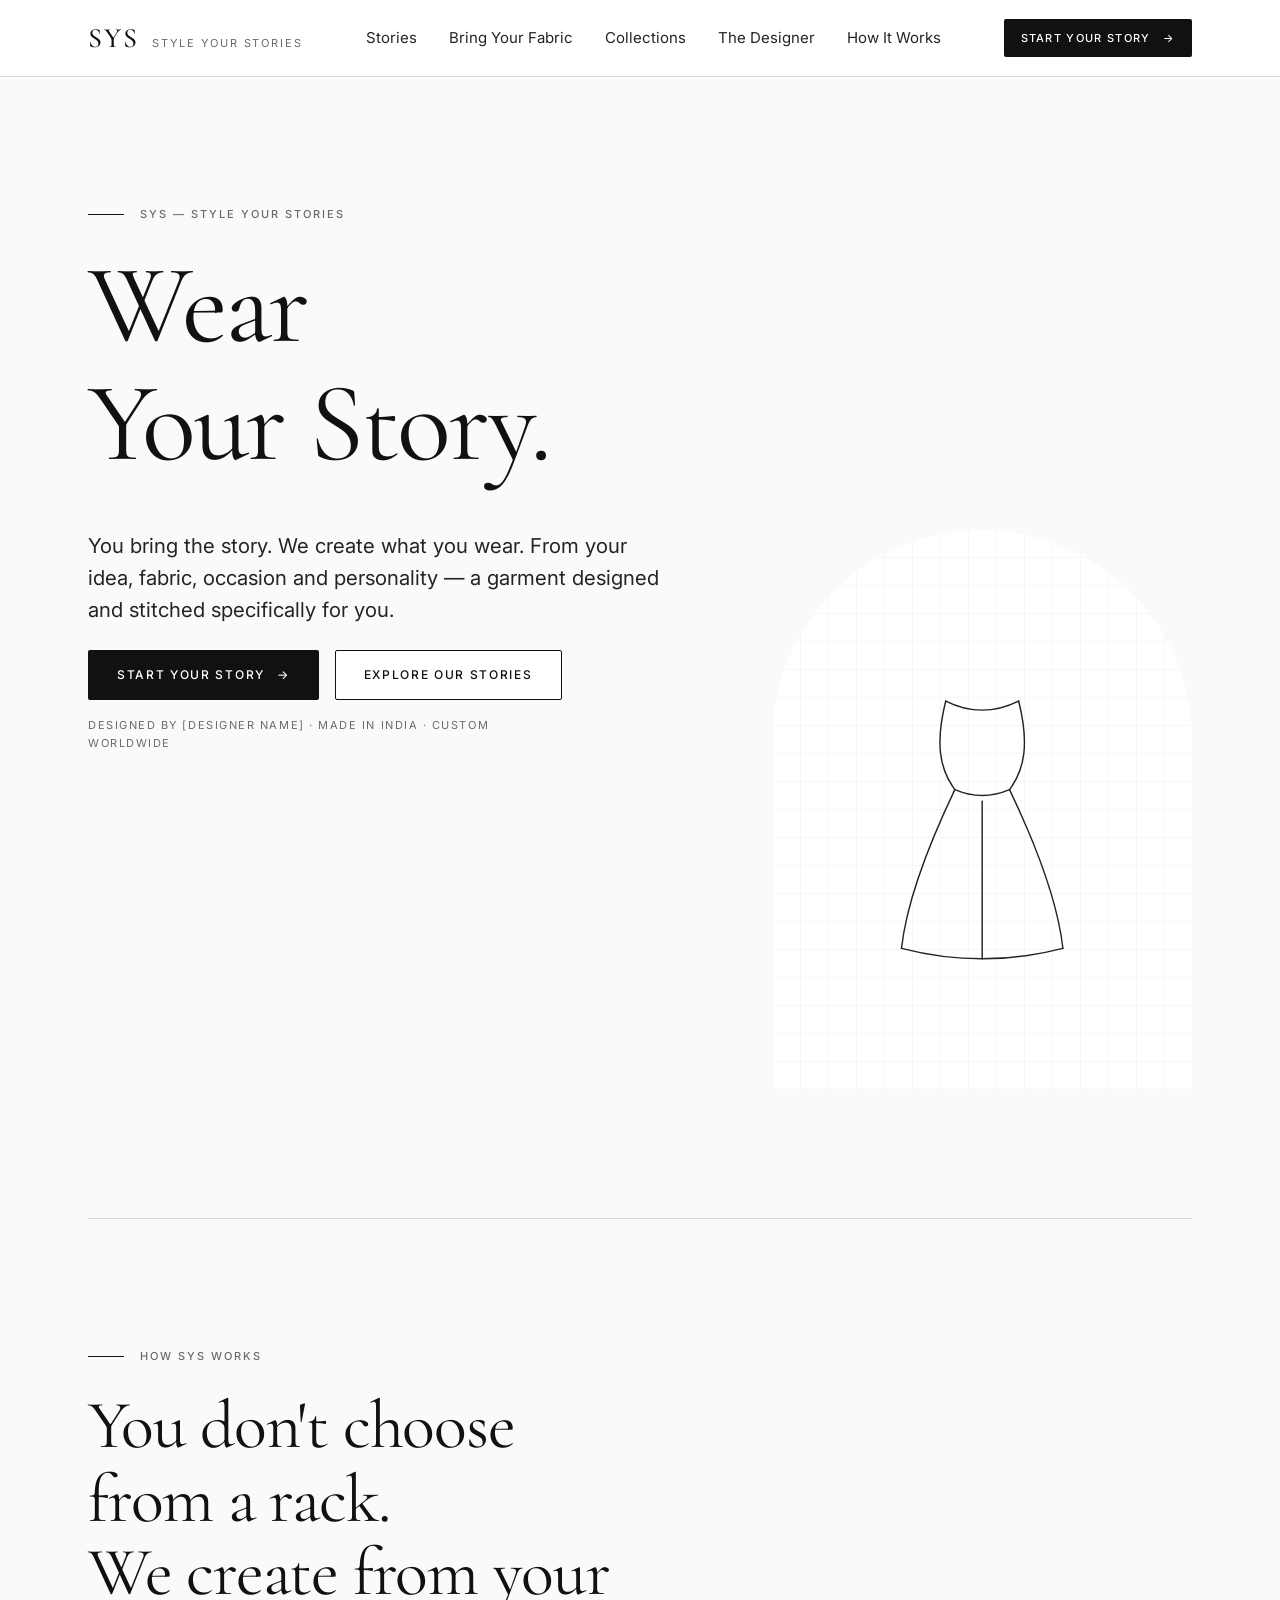
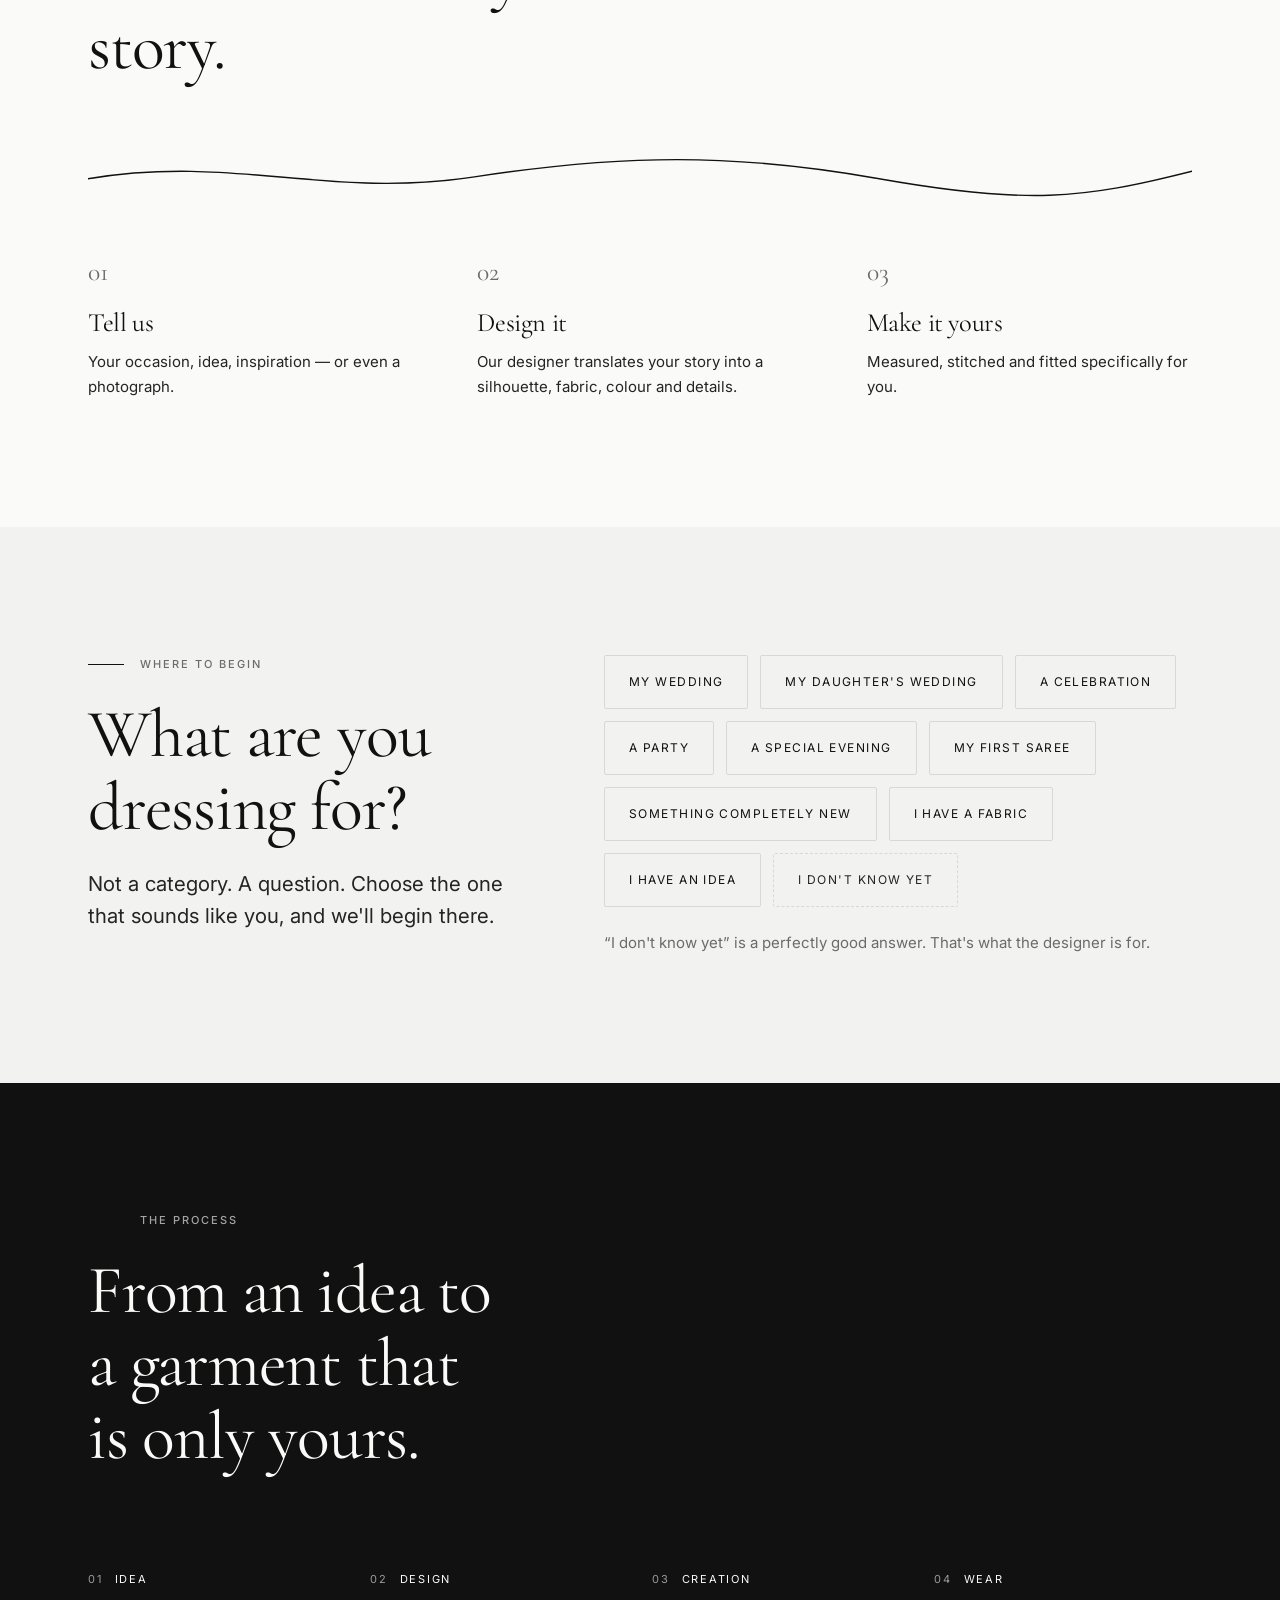
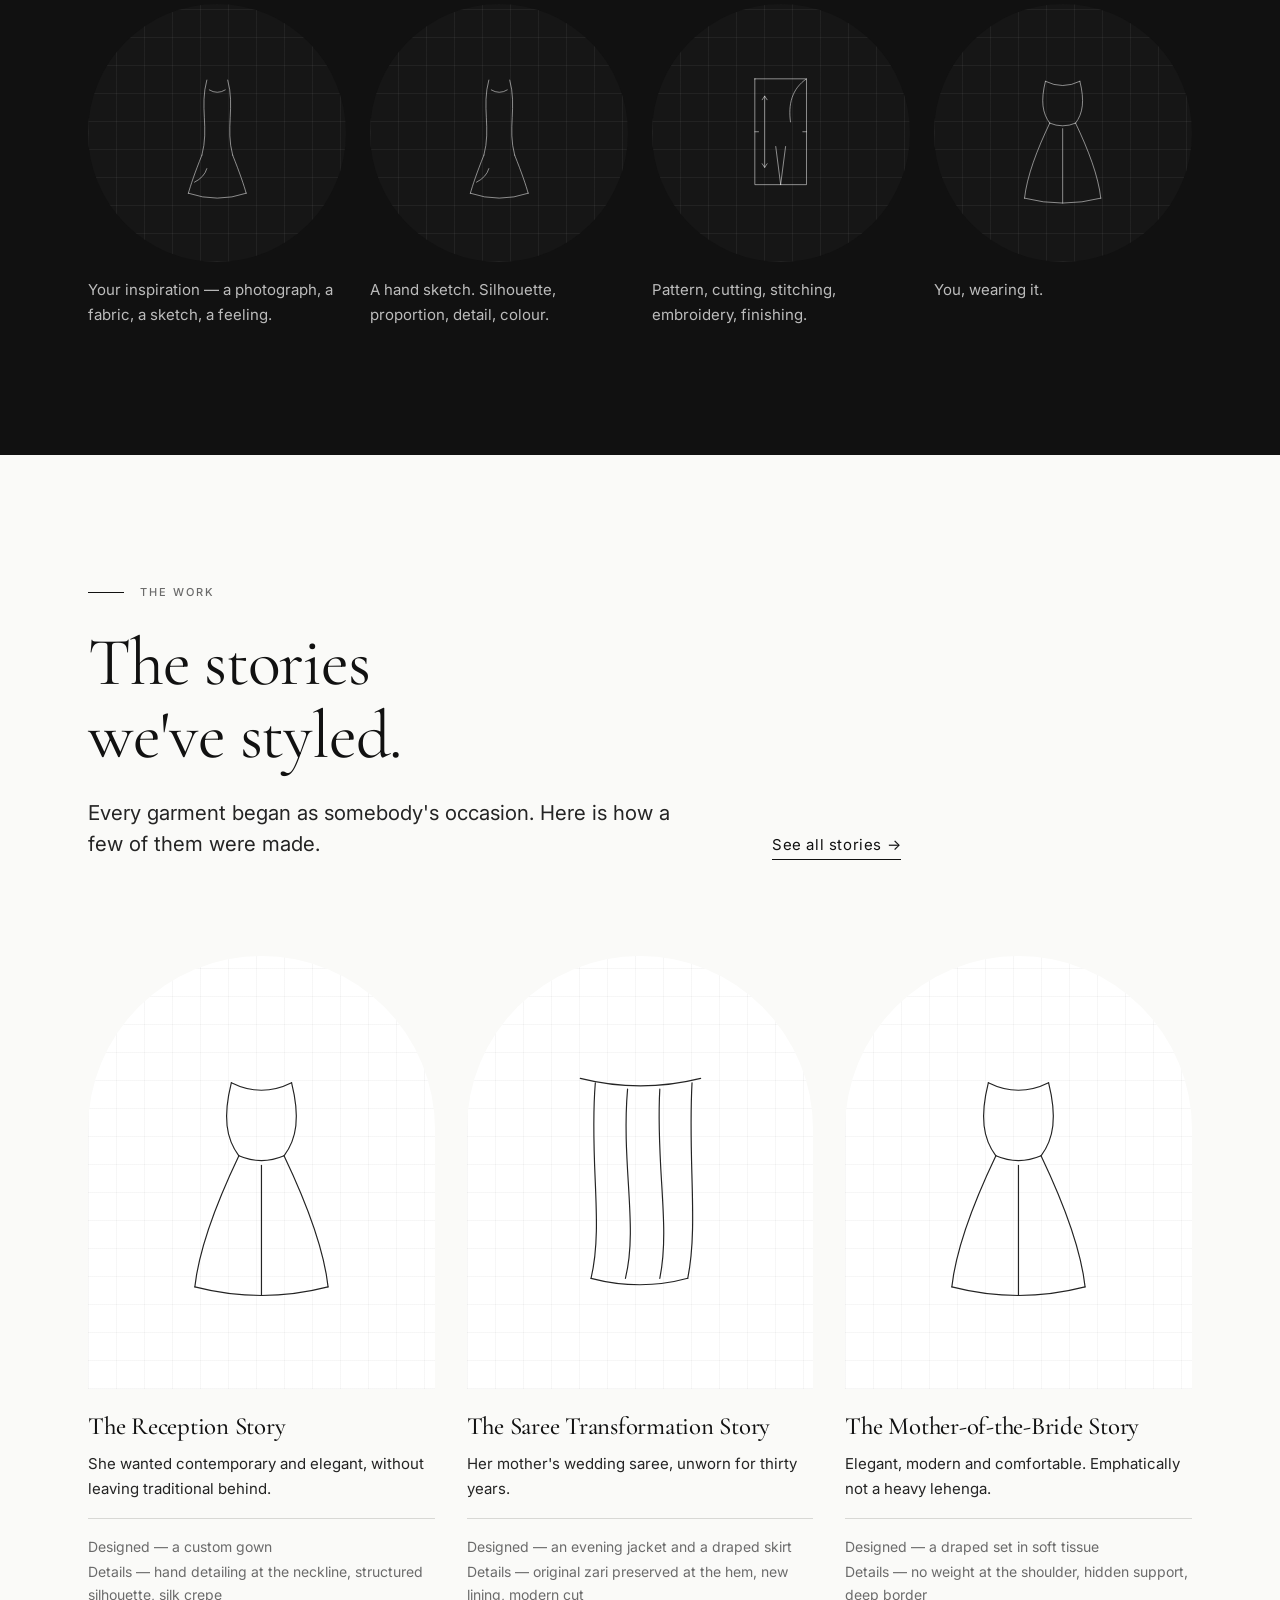
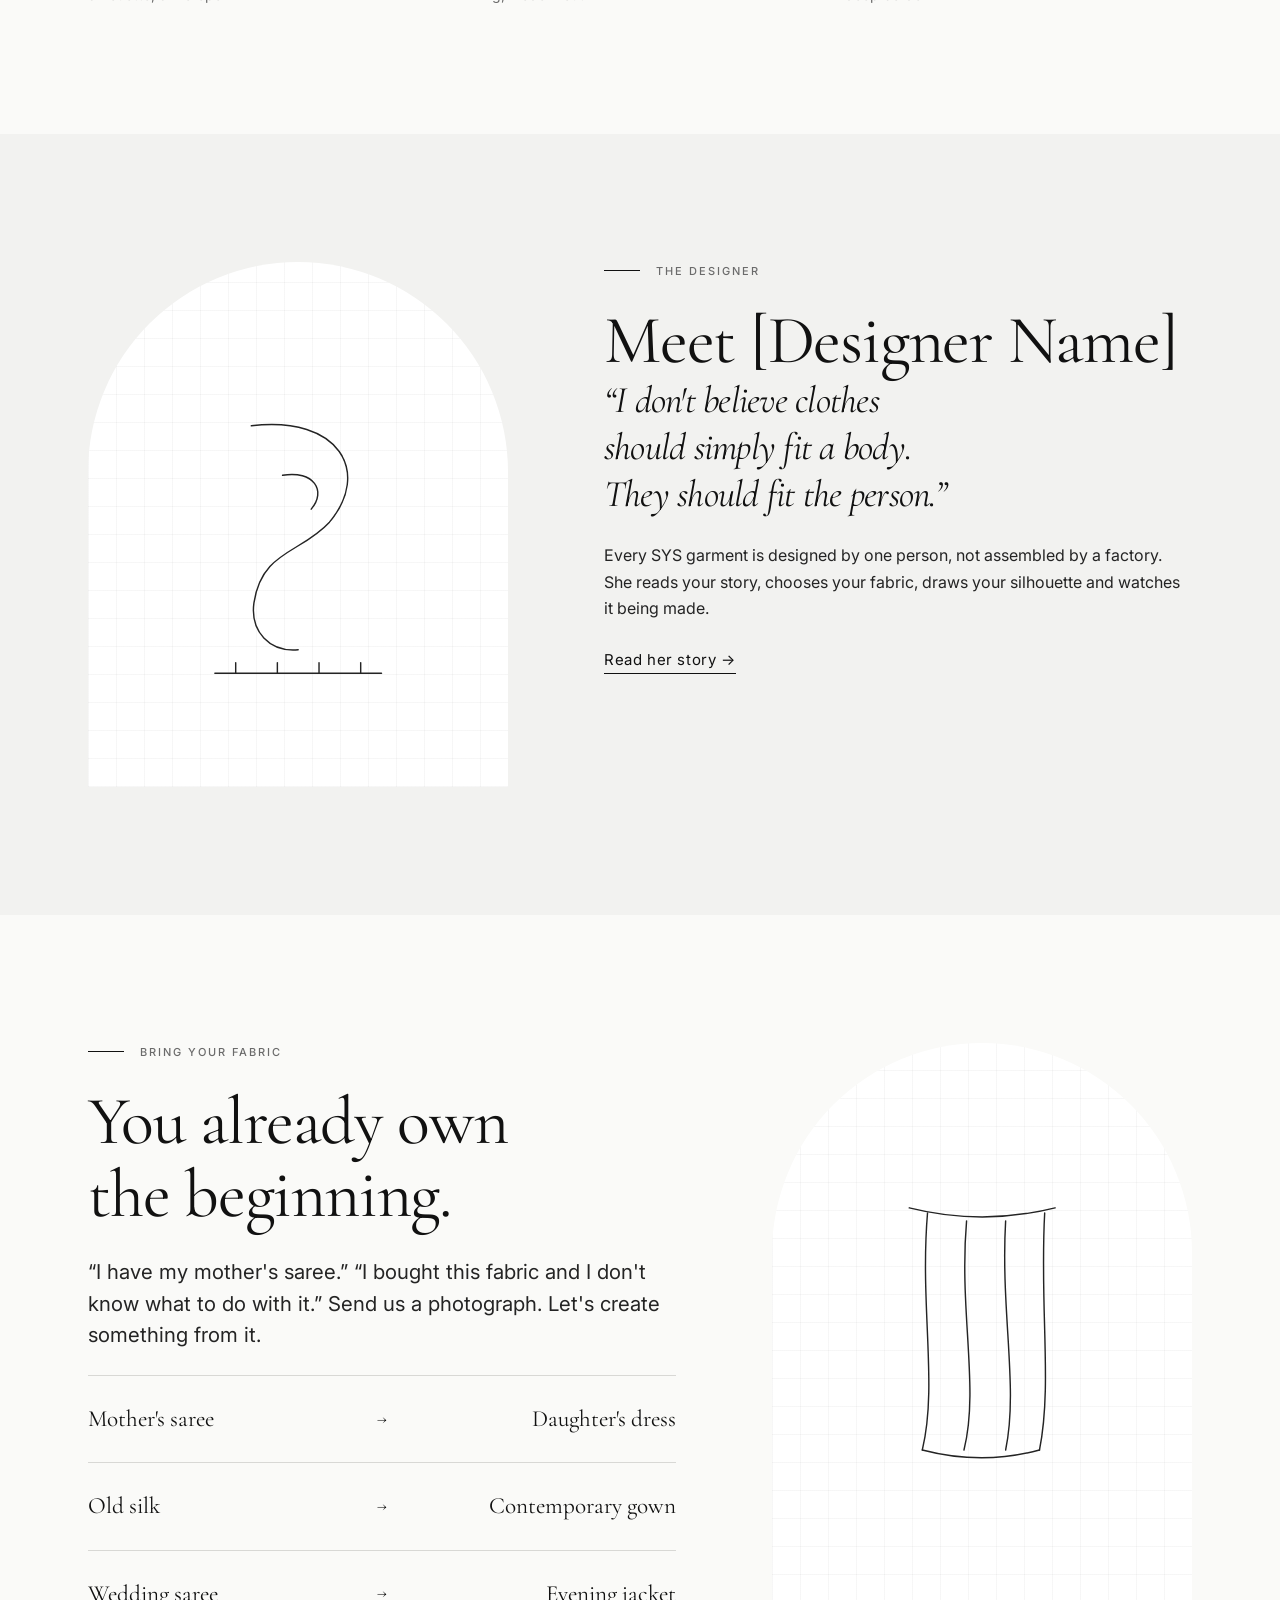
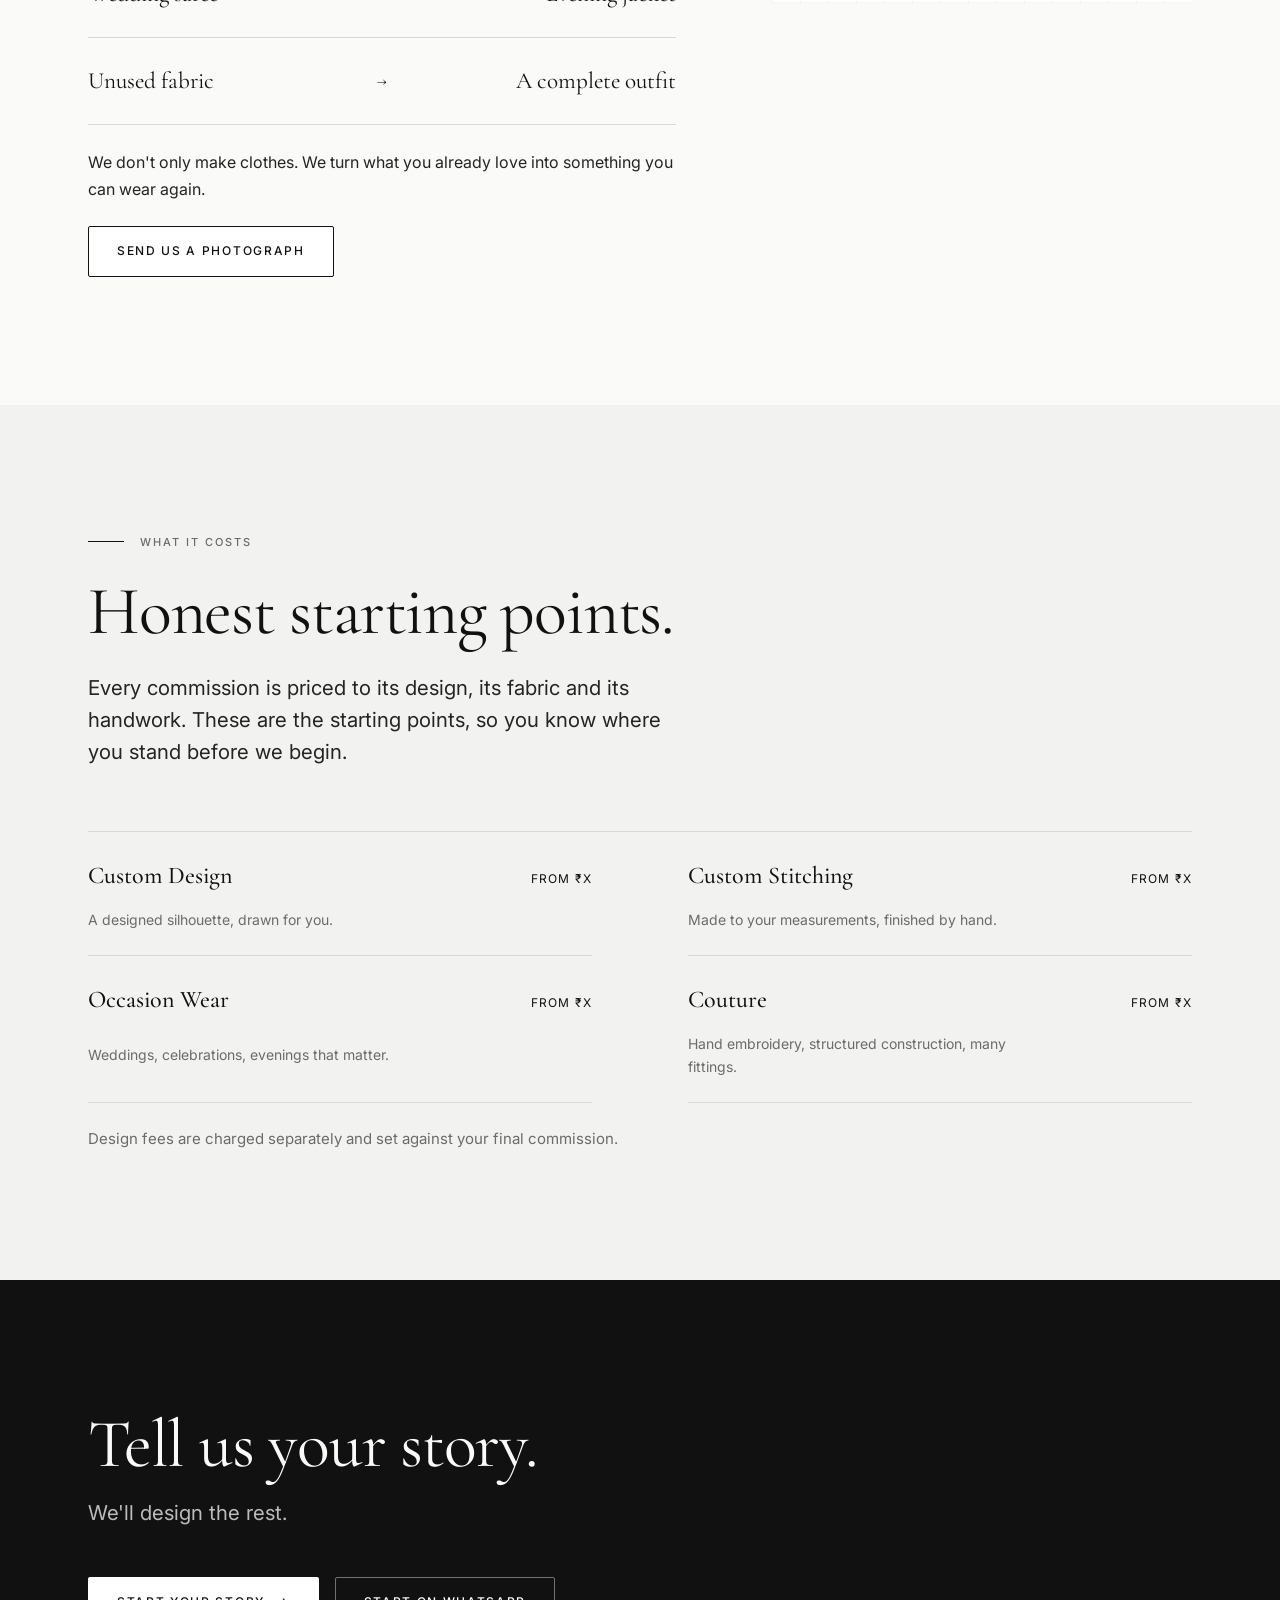
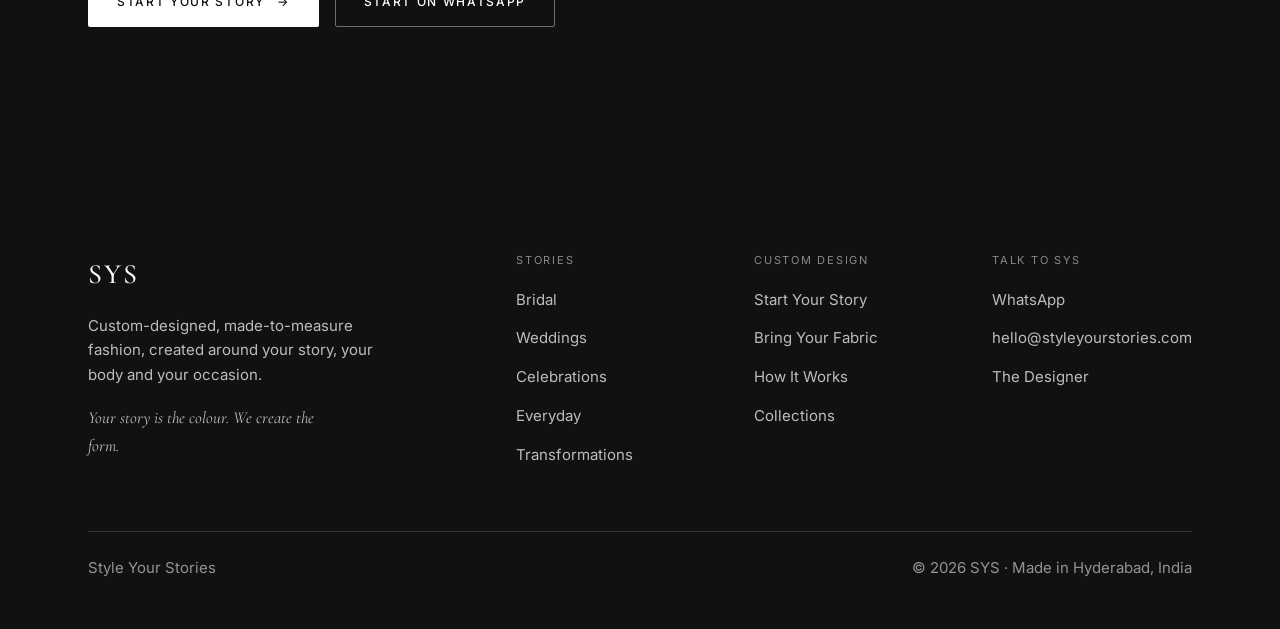
<file: site/index.html>
<!doctype html>
<html lang="en">
<head>
<meta charset="utf-8">
<meta name="viewport" content="width=device-width, initial-scale=1">
<title>SYS — Style Your Stories</title>
<meta name="description" content="Custom-designed, made-to-measure fashion, created around your story, your body and your occasion.">
<link rel="preconnect" href="https://fonts.googleapis.com">
<link rel="preconnect" href="https://fonts.gstatic.com" crossorigin>
<link href="https://fonts.googleapis.com/css2?family=Cormorant+Garamond:ital,wght@0,400;0,500;0,600;1,400&family=Inter:wght@400;500&display=swap" rel="stylesheet">
<link rel="stylesheet" href="assets/css/sys.css">
</head>
<body>
<a class="skip-link" href="#main">Skip to content</a>

<header class="site-header">
  <div class="wrap site-header__inner">
    <a class="wordmark" href="index.html">
      <span class="wordmark__mark">SYS</span>
      <span class="wordmark__sub">Style Your Stories</span>
    </a>

    <nav class="nav" aria-label="Primary">
      <a href="stories.html">Stories</a>
      <a href="bring-your-fabric.html">Bring Your Fabric</a>
      <a href="collections.html">Collections</a>
      <a href="designer.html">The Designer</a>
      <a href="how-it-works.html">How It Works</a>
    </nav>

    <div class="header-actions">
      <a class="btn btn--primary btn--sm" href="start.html">Start Your Story</a>
      <button class="nav-toggle" type="button" aria-expanded="false" aria-controls="nav-panel">Menu</button>
    </div>
  </div>

  <div class="nav-panel wrap" id="nav-panel" hidden>
    <a href="stories.html">Stories</a>
    <a href="bring-your-fabric.html">Bring Your Fabric</a>
    <a href="collections.html">Collections</a>
    <a href="designer.html">The Designer</a>
    <a href="how-it-works.html">How It Works</a>
    <a href="start.html">Start Your Story</a>
  </div>
</header>

<main id="main">

  <!-- ============ 1. Hero ============ -->
  <section class="section">
    <div class="wrap">
      <div class="eyebrow hero-rv hero-rv-1"><span class="eyebrow__text">SYS — Style Your Stories</span></div>

      <h1 class="hero-title hero-rv hero-rv-2">Wear<br>Your Story.</h1>

      <div class="split" style="margin-top: var(--s-6);">
        <div class="stack">
          <p class="lead hero-rv hero-rv-3">
            You bring the story. We create what you wear. From your idea, fabric,
            occasion and personality — a garment designed and stitched specifically
            for you.
          </p>
          <div class="btn-row hero-rv hero-rv-4">
            <a class="btn btn--primary" href="start.html">Start Your Story</a>
            <a class="btn btn--ghost" href="stories.html">Explore Our Stories</a>
          </div>
          <p class="meta hero-rv hero-rv-5" style="margin-top: var(--s-3);">
            Designed by <span data-sys="designer">[Designer Name]</span> · Made in India · Custom Worldwide
          </p>
        </div>

        <div class="ph ph--tall hero-rv hero-rv-4" data-shot="Hero — one finished garment, worn, natural light"><svg class="plate" aria-hidden="true"><use href="assets/img/plates.svg#plate-gown"></use></svg></div>
      </div>
    </div>
  </section>

  <div class="wrap"><hr class="rule"></div>

  <!-- ============ 2. The model ============ -->
  <section class="section reveal">
    <div class="wrap">
      <div class="eyebrow"><span class="eyebrow__text">How SYS works</span></div>

      <h2 class="display-title" style="max-width: 18ch;">
        You don't choose from a rack.<br>We create from your story.
      </h2>

      <svg class="thread thread--journey" viewBox="0 0 1200 60" preserveAspectRatio="none" aria-hidden="true">
        <path pathLength="1" d="M0 34 C 160 8, 260 56, 420 32 S 700 6, 860 34 S 1080 56, 1200 26"/>
      </svg>

      <div class="steps" style="margin-top: var(--s-6);">
        <div>
          <span class="step__num">01</span>
          <h3 class="step__title">Tell us</h3>
          <p class="muted small">Your occasion, idea, inspiration — or even a photograph.</p>
        </div>
        <div>
          <span class="step__num">02</span>
          <h3 class="step__title">Design it</h3>
          <p class="muted small">
            Our designer translates your story into a silhouette, fabric, colour and details.
          </p>
        </div>
        <div>
          <span class="step__num">03</span>
          <h3 class="step__title">Make it yours</h3>
          <p class="muted small">Measured, stitched and fitted specifically for you.</p>
        </div>
      </div>
    </div>
  </section>

  <!-- ============ 3. What are you dressing for? ============ -->
  <section class="section section--deep reveal">
    <div class="wrap">
      <div class="split split--flip">
        <div>
          <div class="eyebrow"><span class="eyebrow__text">Where to begin</span></div>
          <h2 class="display-title">What are you dressing for?</h2>
          <p class="lead" style="margin-top: var(--s-4);">
            Not a category. A question. Choose the one that sounds like you, and we'll
            begin there.
          </p>
        </div>

        <div>
          <div class="chips">
            <a class="chip" href="start.html" data-occasion="My Wedding">My Wedding</a>
            <a class="chip" href="start.html" data-occasion="My Daughter's Wedding">My Daughter's Wedding</a>
            <a class="chip" href="start.html" data-occasion="A Celebration">A Celebration</a>
            <a class="chip" href="start.html" data-occasion="A Party">A Party</a>
            <a class="chip" href="start.html" data-occasion="A Special Evening">A Special Evening</a>
            <a class="chip" href="start.html" data-occasion="My First Saree">My First Saree</a>
            <a class="chip" href="start.html" data-occasion="Something Completely New">Something Completely New</a>
            <a class="chip" href="bring-your-fabric.html" data-occasion="I Have a Fabric">I Have a Fabric</a>
            <a class="chip" href="start.html" data-occasion="I Have an Idea">I Have an Idea</a>
            <a class="chip chip--quiet" href="start.html" data-occasion="I Don't Know Yet">I Don't Know Yet</a>
          </div>
          <p class="small faint" style="margin-top: var(--s-4);">
            “I don't know yet” is a perfectly good answer. That's what the designer is for.
          </p>
        </div>
      </div>
    </div>
  </section>

  <!-- ============ 4. The transformation ============ -->
  <section class="section section--night reveal">
    <div class="wrap">
      <div class="eyebrow"><span class="eyebrow__text">The process</span></div>
      <h2 class="display-title" style="max-width: 20ch;">
        From an idea to a garment that is only yours.
      </h2>

      <div class="transform" style="margin-top: var(--s-8);">
        <div class="transform__frame">
          <div class="transform__label"><span>01</span><span>Idea</span></div>
          <div class="ph ph--square" data-shot="Customer's inspiration — a saved image, a fabric, a sketch"><svg class="plate" aria-hidden="true"><use href="assets/img/plates.svg#plate-sketch"></use></svg></div>
          <p class="transform__caption small">
            Your inspiration — a photograph, a fabric, a sketch, a feeling.
          </p>
        </div>
        <div class="transform__frame">
          <div class="transform__label"><span>02</span><span>Design</span></div>
          <div class="ph ph--square" data-shot="The designer's hand sketch on paper"><svg class="plate" aria-hidden="true"><use href="assets/img/plates.svg#plate-sketch"></use></svg></div>
          <p class="transform__caption small">
            A hand sketch. Silhouette, proportion, detail, colour.
          </p>
        </div>
        <div class="transform__frame">
          <div class="transform__label"><span>03</span><span>Creation</span></div>
          <div class="ph ph--square" data-shot="Pattern, cutting table, embroidery frame, machine detail"><svg class="plate" aria-hidden="true"><use href="assets/img/plates.svg#plate-bodice"></use></svg></div>
          <p class="transform__caption small">
            Pattern, cutting, stitching, embroidery, finishing.
          </p>
        </div>
        <div class="transform__frame">
          <div class="transform__label"><span>04</span><span>Wear</span></div>
          <div class="ph ph--square" data-shot="The customer wearing the finished garment"><svg class="plate" aria-hidden="true"><use href="assets/img/plates.svg#plate-gown"></use></svg></div>
          <p class="transform__caption small">You, wearing it.</p>
        </div>
      </div>
    </div>
  </section>

  <!-- ============ 5. Stories We've Styled ============ -->
  <section class="section reveal">
    <div class="wrap">
      <div class="split" style="align-items: end;">
        <div>
          <div class="eyebrow"><span class="eyebrow__text">The work</span></div>
          <h2 class="display-title">The stories we've styled.</h2>
          <p class="lead" style="margin-top: var(--s-4);">
            Every garment began as somebody's occasion. Here is how a few of them were made.
          </p>
        </div>
        <div><a class="link" href="stories.html">See all stories →</a></div>
      </div>

      <div class="story-grid story-grid--3" style="margin-top: var(--s-8);">
        <a class="story" href="stories.html">
          <div class="ph ph--portrait" data-shot="The Reception Story — final gown, full length"><svg class="plate" aria-hidden="true"><use href="assets/img/plates.svg#plate-gown"></use></svg></div>
          <h3 class="story__title">The Reception Story</h3>
          <p class="story__want">
            She wanted contemporary and elegant, without leaving traditional behind.
          </p>
          <div class="story__specs">
            <div>Designed — a custom gown</div>
            <div>Details — hand detailing at the neckline, structured silhouette, silk crepe</div>
          </div>
        </a>

        <a class="story" href="stories.html">
          <div class="ph ph--portrait" data-shot="The Saree Transformation Story — before and after"><svg class="plate" aria-hidden="true"><use href="assets/img/plates.svg#plate-drape"></use></svg></div>
          <h3 class="story__title">The Saree Transformation Story</h3>
          <p class="story__want">
            Her mother's wedding saree, unworn for thirty years.
          </p>
          <div class="story__specs">
            <div>Designed — an evening jacket and a draped skirt</div>
            <div>Details — original zari preserved at the hem, new lining, modern cut</div>
          </div>
        </a>

        <a class="story" href="stories.html">
          <div class="ph ph--portrait" data-shot="The Mother-of-the-Bride Story — final look"><svg class="plate" aria-hidden="true"><use href="assets/img/plates.svg#plate-gown"></use></svg></div>
          <h3 class="story__title">The Mother-of-the-Bride Story</h3>
          <p class="story__want">
            Elegant, modern and comfortable. Emphatically not a heavy lehenga.
          </p>
          <div class="story__specs">
            <div>Designed — a draped set in soft tissue</div>
            <div>Details — no weight at the shoulder, hidden support, deep border</div>
          </div>
        </a>
      </div>
    </div>
  </section>

  <!-- ============ 6. Meet the Designer ============ -->
  <section class="section section--deep reveal">
    <div class="wrap">
      <div class="split split--flip">
        <div class="ph ph--portrait" data-shot="Designer portrait — natural light, in the studio, at work"><svg class="plate" aria-hidden="true"><use href="assets/img/plates.svg#plate-profile"></use></svg></div>

        <div class="stack">
          <div>
            <div class="eyebrow"><span class="eyebrow__text">The designer</span></div>
            <h2 class="display-title">Meet <span data-sys="designer">[Designer Name]</span></h2>
          </div>

          <blockquote class="pull-quote" style="margin: 0; color: var(--sys-ink);">
            “I don't believe clothes should simply fit a body. They should fit the person.”
          </blockquote>

          <p class="muted">
            Every SYS garment is designed by one person, not assembled by a factory.
            She reads your story, chooses your fabric, draws your silhouette and watches
            it being made.
          </p>

          <div><a class="link" href="designer.html">Read her story →</a></div>
        </div>
      </div>
    </div>
  </section>

  <!-- ============ 7. Bring Your Fabric ============ -->
  <section class="section reveal">
    <div class="wrap">
      <div class="split">
        <div class="stack">
          <div>
            <div class="eyebrow"><span class="eyebrow__text">Bring your fabric</span></div>
            <h2 class="display-title">You already own the beginning.</h2>
          </div>
          <p class="lead">
            “I have my mother's saree.” “I bought this fabric and I don't know what to do
            with it.” Send us a photograph. Let's create something from it.
          </p>

          <ul class="fabric-list">
            <li><span>Mother's saree</span><span class="arrow">→</span><span class="to">Daughter's dress</span></li>
            <li><span>Old silk</span><span class="arrow">→</span><span class="to">Contemporary gown</span></li>
            <li><span>Wedding saree</span><span class="arrow">→</span><span class="to">Evening jacket</span></li>
            <li><span>Unused fabric</span><span class="arrow">→</span><span class="to">A complete outfit</span></li>
          </ul>

          <p class="muted">
            We don't only make clothes. We turn what you already love into something you
            can wear again.
          </p>

          <div class="btn-row">
            <a class="btn btn--ghost" href="bring-your-fabric.html">Send us a photograph</a>
          </div>
        </div>

        <div class="ph ph--tall" data-shot="An heirloom saree folded beside the garment made from it"><svg class="plate" aria-hidden="true"><use href="assets/img/plates.svg#plate-drape"></use></svg></div>
      </div>
    </div>
  </section>

  <!-- ============ 8. Pricing ============ -->
  <section class="section section--deep reveal">
    <div class="wrap">
      <div class="eyebrow"><span class="eyebrow__text">What it costs</span></div>
      <h2 class="display-title">Honest starting points.</h2>
      <p class="lead" style="margin-top: var(--s-4);">
        Every commission is priced to its design, its fabric and its handwork. These are
        the starting points, so you know where you stand before we begin.
      </p>

      <!-- PRE-LAUNCH: replace every ₹X with a real figure. See docs/03-copy-deck.md §4.8 -->
      <div class="price-grid price-grid--two" style="margin-top: var(--s-7);">
        <div class="price">
          <span class="price__name">Custom Design</span>
          <span class="price__from">from ₹X</span>
          <span class="price__note">A designed silhouette, drawn for you.</span>
        </div>
        <div class="price">
          <span class="price__name">Custom Stitching</span>
          <span class="price__from">from ₹X</span>
          <span class="price__note">Made to your measurements, finished by hand.</span>
        </div>
        <div class="price">
          <span class="price__name">Occasion Wear</span>
          <span class="price__from">from ₹X</span>
          <span class="price__note">Weddings, celebrations, evenings that matter.</span>
        </div>
        <div class="price">
          <span class="price__name">Couture</span>
          <span class="price__from">from ₹X</span>
          <span class="price__note">Hand embroidery, structured construction, many fittings.</span>
        </div>
      </div>

      <p class="small faint" style="margin-top: var(--s-4);">
        Design fees are charged separately and set against your final commission.
      </p>
    </div>
  </section>

  <!-- ============ 9. Closing ============ -->
  <section class="section section--night reveal">
    <div class="wrap">
      <h2 class="display-title">Tell us your story.</h2>
      <p class="lead" style="margin-top: var(--s-3);">We'll design the rest.</p>
      <div class="btn-row" style="margin-top: var(--s-6);">
        <a class="btn btn--primary" href="start.html">Start Your Story</a>
        <a class="btn btn--ghost" href="#" data-wa>Start on WhatsApp</a>
      </div>
    </div>
  </section>

</main>

<script>
/* The hero plate draws on load, after the type has settled. */
document.addEventListener('DOMContentLoaded', function () {
  setTimeout(function () {
    var hero = document.querySelector('.hero-rv-4.ph');
    if (hero) hero.setAttribute('data-thread', '');
  }, 700);
});
</script>

<footer class="site-footer">
  <div class="wrap">
    <div class="footer-grid">
      <div>
        <div class="wordmark" style="margin-bottom: var(--s-3);">
          <span class="wordmark__mark">SYS</span>
        </div>
        <p class="small" style="color: rgba(255,255,255,.72); max-width: 34ch;">
          Custom-designed, made-to-measure fashion, created around your story, your body
          and your occasion.
        </p>
        <p class="small" style="color: rgba(255,255,255,.72); max-width: 34ch; margin-top: var(--s-3); font-family: var(--sys-display); font-style: italic; font-size: 1.05rem;">
          Your story is the colour. We create the form.
        </p>
      </div>

      <div>
        <div class="footer-heading">Stories</div>
        <ul class="footer-list">
          <li><a href="stories.html">Bridal</a></li>
          <li><a href="stories.html">Weddings</a></li>
          <li><a href="stories.html">Celebrations</a></li>
          <li><a href="stories.html">Everyday</a></li>
          <li><a href="bring-your-fabric.html">Transformations</a></li>
        </ul>
      </div>

      <div>
        <div class="footer-heading">Custom Design</div>
        <ul class="footer-list">
          <li><a href="start.html">Start Your Story</a></li>
          <li><a href="bring-your-fabric.html">Bring Your Fabric</a></li>
          <li><a href="how-it-works.html">How It Works</a></li>
          <li><a href="collections.html">Collections</a></li>
        </ul>
      </div>

      <div>
        <div class="footer-heading">Talk to SYS</div>
        <ul class="footer-list">
          <li><a href="#" data-wa>WhatsApp</a></li>
          <li><a href="#" data-sys="email">hello@styleyourstories.com</a></li>
          <li><a href="designer.html">The Designer</a></li>
        </ul>
      </div>
    </div>

    <div class="footer-bottom">
      <span>Style Your Stories</span>
      <span>© <span data-year>2026</span> SYS · Made in <span data-sys="city">Hyderabad</span>, India</span>
    </div>
  </div>
</footer>

<script src="assets/js/sys-config.js"></script>
<script src="assets/js/sys.js"></script>
</body>
</html>
</file>
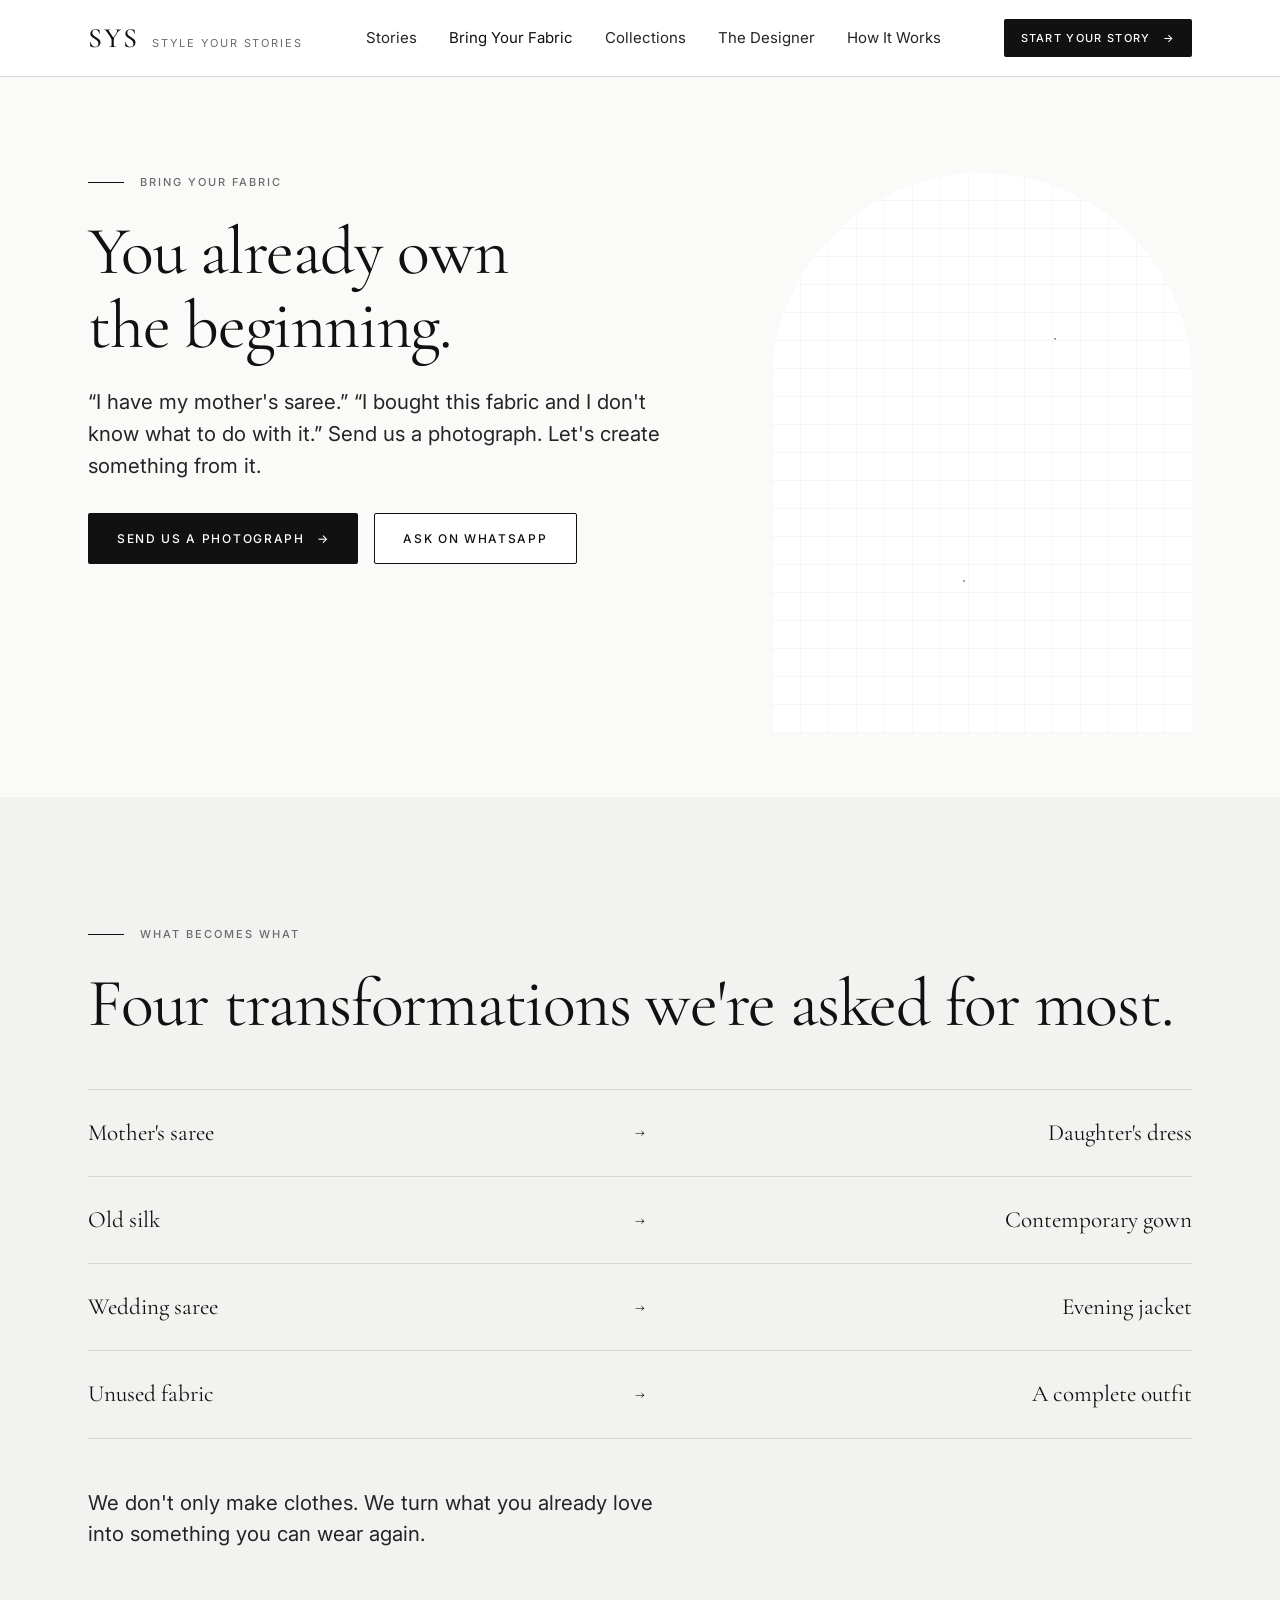
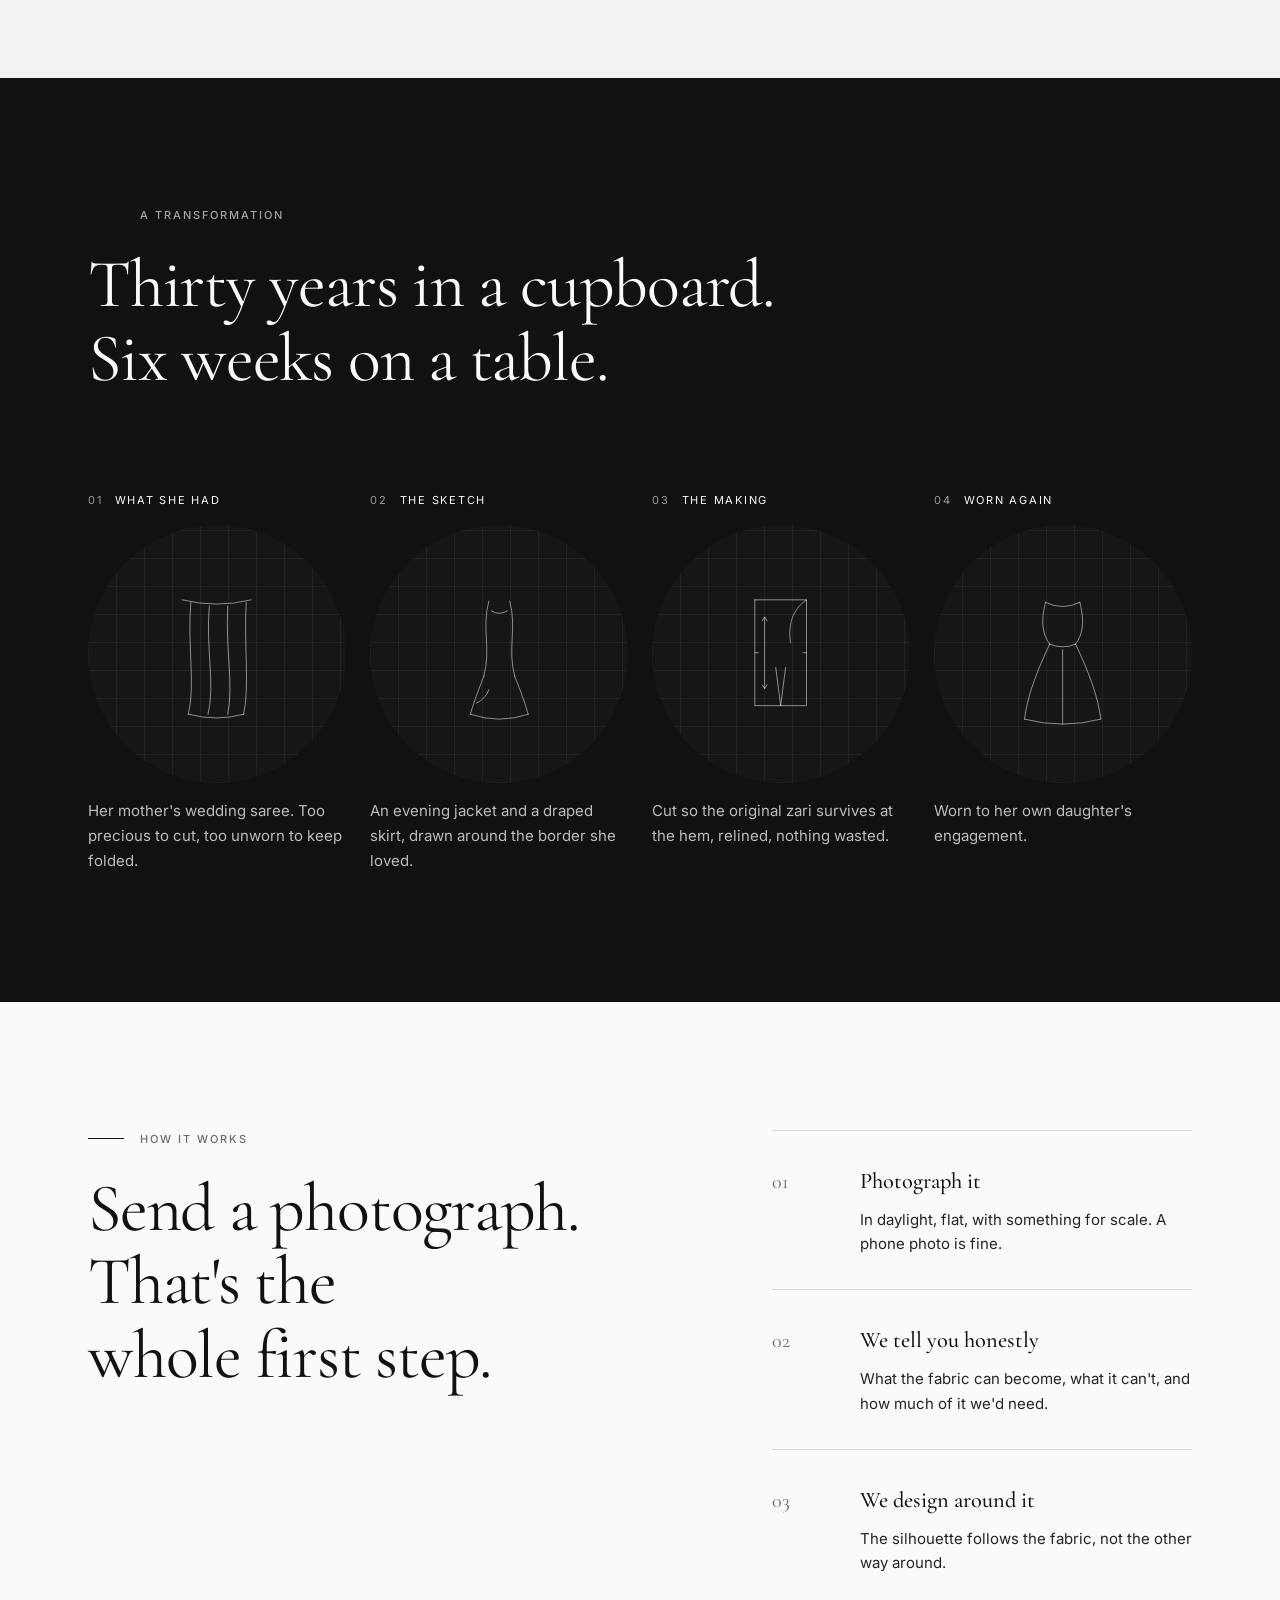
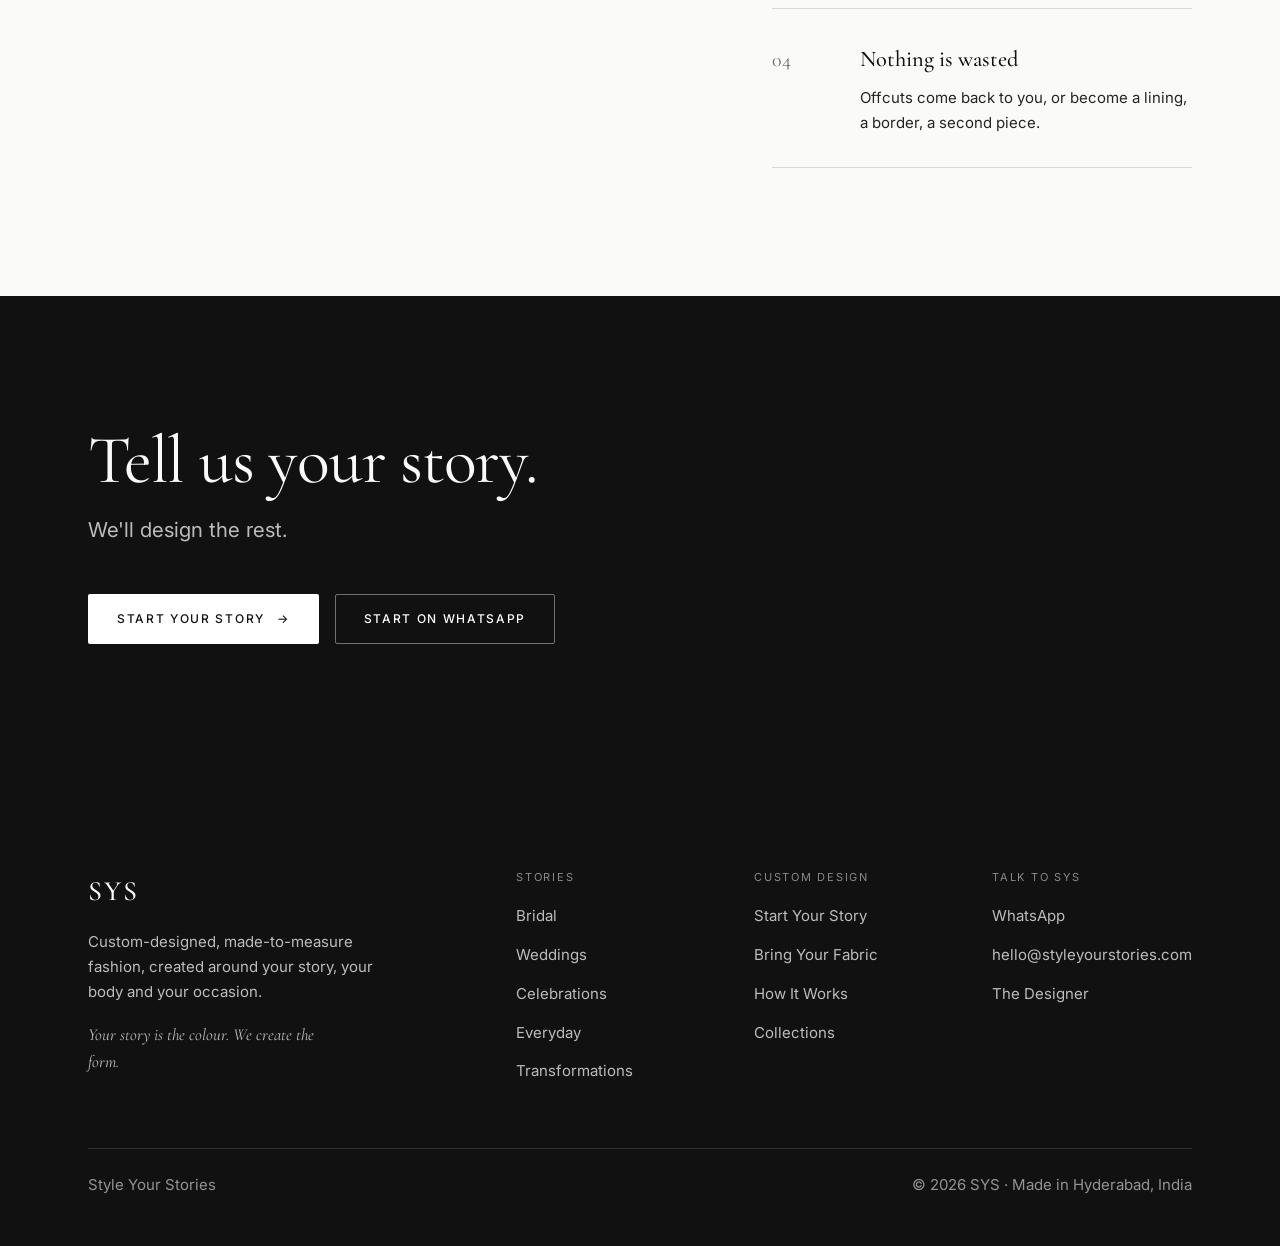
<file: site/bring-your-fabric.html>
<!doctype html>
<html lang="en">
<head>
<meta charset="utf-8">
<meta name="viewport" content="width=device-width, initial-scale=1">
<title>Bring Your Fabric — SYS</title>
<meta name="description" content="Send us a photograph of the fabric or saree you already own, and let's create something from it.">
<link rel="preconnect" href="https://fonts.googleapis.com">
<link rel="preconnect" href="https://fonts.gstatic.com" crossorigin>
<link href="https://fonts.googleapis.com/css2?family=Cormorant+Garamond:ital,wght@0,400;0,500;0,600;1,400&family=Inter:wght@400;500&display=swap" rel="stylesheet">
<link rel="stylesheet" href="assets/css/sys.css">
</head>
<body>
<a class="skip-link" href="#main">Skip to content</a>

<header class="site-header">
  <div class="wrap site-header__inner">
    <a class="wordmark" href="index.html">
      <span class="wordmark__mark">SYS</span>
      <span class="wordmark__sub">Style Your Stories</span>
    </a>

    <nav class="nav" aria-label="Primary">
      <a href="stories.html">Stories</a>
      <a href="bring-your-fabric.html" aria-current="page">Bring Your Fabric</a>
      <a href="collections.html">Collections</a>
      <a href="designer.html">The Designer</a>
      <a href="how-it-works.html">How It Works</a>
    </nav>

    <div class="header-actions">
      <a class="btn btn--primary btn--sm" href="start.html">Start Your Story</a>
      <button class="nav-toggle" type="button" aria-expanded="false" aria-controls="nav-panel">Menu</button>
    </div>
  </div>

  <div class="nav-panel wrap" id="nav-panel" hidden>
    <a href="stories.html">Stories</a>
    <a href="bring-your-fabric.html">Bring Your Fabric</a>
    <a href="collections.html">Collections</a>
    <a href="designer.html">The Designer</a>
    <a href="how-it-works.html">How It Works</a>
    <a href="start.html">Start Your Story</a>
  </div>
</header>

<main id="main">

  <section class="page-hero">
    <div class="wrap">
      <div class="split">
        <div>
          <div class="eyebrow"><span class="eyebrow__text">Bring your fabric</span></div>
          <h1 class="display-title">You already own the beginning.</h1>
          <p class="lead" style="margin-top: var(--s-4);">
            &ldquo;I have my mother's saree.&rdquo; &ldquo;I bought this fabric and I don't
            know what to do with it.&rdquo; Send us a photograph. Let's create something
            from it.
          </p>
          <div class="btn-row" style="margin-top: var(--s-5);">
            <a class="btn btn--primary" href="start.html?occasion=I+Have+a+Fabric">Send us a photograph</a>
            <a class="btn btn--ghost" href="#" data-wa
               data-wa-message="Hello SYS — I have a fabric I'd like to turn into something. May I send you a photograph?">Ask on WhatsApp</a>
          </div>
        </div>
        <div class="ph ph--tall" data-shot="An heirloom saree, folded, photographed on warm paper"><svg class="plate" aria-hidden="true"><use href="assets/img/plates.svg#plate-drape"></use></svg></div>
      </div>
    </div>
  </section>

  <section class="section section--deep reveal">
    <div class="wrap">
      <div class="eyebrow"><span class="eyebrow__text">What becomes what</span></div>
      <h2 class="display-title">Four transformations we're asked for most.</h2>

      <ul class="fabric-list" style="margin-top: var(--s-6);">
        <li><span>Mother's saree</span><span class="arrow">&rarr;</span><span class="to">Daughter's dress</span></li>
        <li><span>Old silk</span><span class="arrow">&rarr;</span><span class="to">Contemporary gown</span></li>
        <li><span>Wedding saree</span><span class="arrow">&rarr;</span><span class="to">Evening jacket</span></li>
        <li><span>Unused fabric</span><span class="arrow">&rarr;</span><span class="to">A complete outfit</span></li>
      </ul>

      <p class="lead" style="margin-top: var(--s-6);">
        We don't only make clothes. We turn what you already love into something you can
        wear again.
      </p>
    </div>
  </section>

  <section class="section section--night reveal">
    <div class="wrap">
      <div class="eyebrow"><span class="eyebrow__text">A transformation</span></div>
      <h2 class="display-title" style="max-width: 22ch;">
        Thirty years in a cupboard. Six weeks on a table.
      </h2>

      <div class="transform" style="margin-top: var(--s-8);">
        <div class="transform__frame">
          <div class="transform__label"><span>01</span><span>What she had</span></div>
          <div class="ph ph--square" data-shot="The original saree, folded, with visible zari"><svg class="plate" aria-hidden="true"><use href="assets/img/plates.svg#plate-drape"></use></svg></div>
          <p class="transform__caption small">
            Her mother's wedding saree. Too precious to cut, too unworn to keep folded.
          </p>
        </div>
        <div class="transform__frame">
          <div class="transform__label"><span>02</span><span>The sketch</span></div>
          <div class="ph ph--square" data-shot="Hand sketch of the jacket and skirt"><svg class="plate" aria-hidden="true"><use href="assets/img/plates.svg#plate-sketch"></use></svg></div>
          <p class="transform__caption small">
            An evening jacket and a draped skirt, drawn around the border she loved.
          </p>
        </div>
        <div class="transform__frame">
          <div class="transform__label"><span>03</span><span>The making</span></div>
          <div class="ph ph--square" data-shot="Cutting around the zari border; hands, table, chalk"><svg class="plate" aria-hidden="true"><use href="assets/img/plates.svg#plate-bodice"></use></svg></div>
          <p class="transform__caption small">
            Cut so the original zari survives at the hem, relined, nothing wasted.
          </p>
        </div>
        <div class="transform__frame">
          <div class="transform__label"><span>04</span><span>Worn again</span></div>
          <div class="ph ph--square" data-shot="The customer wearing the finished jacket"><svg class="plate" aria-hidden="true"><use href="assets/img/plates.svg#plate-gown"></use></svg></div>
          <p class="transform__caption small">
            Worn to her own daughter's engagement.
          </p>
        </div>
      </div>
    </div>
  </section>

  <section class="section reveal">
    <div class="wrap">
      <div class="split">
        <div>
          <div class="eyebrow"><span class="eyebrow__text">How it works</span></div>
          <h2 class="display-title">Send a photograph. That's the whole first step.</h2>
        </div>
        <div>
          <div class="process">
            <div class="process__item">
              <span class="process__num">01</span>
              <span class="process__title">Photograph it</span>
              <span class="process__body">In daylight, flat, with something for scale. A phone photo is fine.</span>
            </div>
            <div class="process__item">
              <span class="process__num">02</span>
              <span class="process__title">We tell you honestly</span>
              <span class="process__body">What the fabric can become, what it can't, and how much of it we'd need.</span>
            </div>
            <div class="process__item">
              <span class="process__num">03</span>
              <span class="process__title">We design around it</span>
              <span class="process__body">The silhouette follows the fabric, not the other way around.</span>
            </div>
            <div class="process__item">
              <span class="process__num">04</span>
              <span class="process__title">Nothing is wasted</span>
              <span class="process__body">Offcuts come back to you, or become a lining, a border, a second piece.</span>
            </div>
          </div>
        </div>
      </div>
    </div>
  </section>

  <section class="section section--night reveal">
    <div class="wrap">
      <h2 class="display-title">Tell us your story.</h2>
      <p class="lead" style="margin-top: var(--s-3);">We'll design the rest.</p>
      <div class="btn-row" style="margin-top: var(--s-6);">
        <a class="btn btn--primary" href="start.html">Start Your Story</a>
        <a class="btn btn--ghost" href="#" data-wa>Start on WhatsApp</a>
      </div>
    </div>
  </section>

</main>

<footer class="site-footer">
  <div class="wrap">
    <div class="footer-grid">
      <div>
        <div class="wordmark" style="margin-bottom: var(--s-3);">
          <span class="wordmark__mark">SYS</span>
        </div>
        <p class="small" style="color: rgba(255,255,255,.72); max-width: 34ch;">
          Custom-designed, made-to-measure fashion, created around your story, your body
          and your occasion.
        </p>
        <p class="small" style="color: rgba(255,255,255,.72); max-width: 34ch; margin-top: var(--s-3); font-family: var(--sys-display); font-style: italic; font-size: 1.05rem;">
          Your story is the colour. We create the form.
        </p>
      </div>

      <div>
        <div class="footer-heading">Stories</div>
        <ul class="footer-list">
          <li><a href="stories.html">Bridal</a></li>
          <li><a href="stories.html">Weddings</a></li>
          <li><a href="stories.html">Celebrations</a></li>
          <li><a href="stories.html">Everyday</a></li>
          <li><a href="bring-your-fabric.html">Transformations</a></li>
        </ul>
      </div>

      <div>
        <div class="footer-heading">Custom Design</div>
        <ul class="footer-list">
          <li><a href="start.html">Start Your Story</a></li>
          <li><a href="bring-your-fabric.html">Bring Your Fabric</a></li>
          <li><a href="how-it-works.html">How It Works</a></li>
          <li><a href="collections.html">Collections</a></li>
        </ul>
      </div>

      <div>
        <div class="footer-heading">Talk to SYS</div>
        <ul class="footer-list">
          <li><a href="#" data-wa>WhatsApp</a></li>
          <li><a href="#" data-sys="email">hello@styleyourstories.com</a></li>
          <li><a href="designer.html">The Designer</a></li>
        </ul>
      </div>
    </div>

    <div class="footer-bottom">
      <span>Style Your Stories</span>
      <span>&copy; <span data-year>2026</span> SYS &middot; Made in <span data-sys="city">Hyderabad</span>, India</span>
    </div>
  </div>
</footer>

<script src="assets/js/sys-config.js"></script>
<script src="assets/js/sys.js"></script>
</body>
</html>
</file>
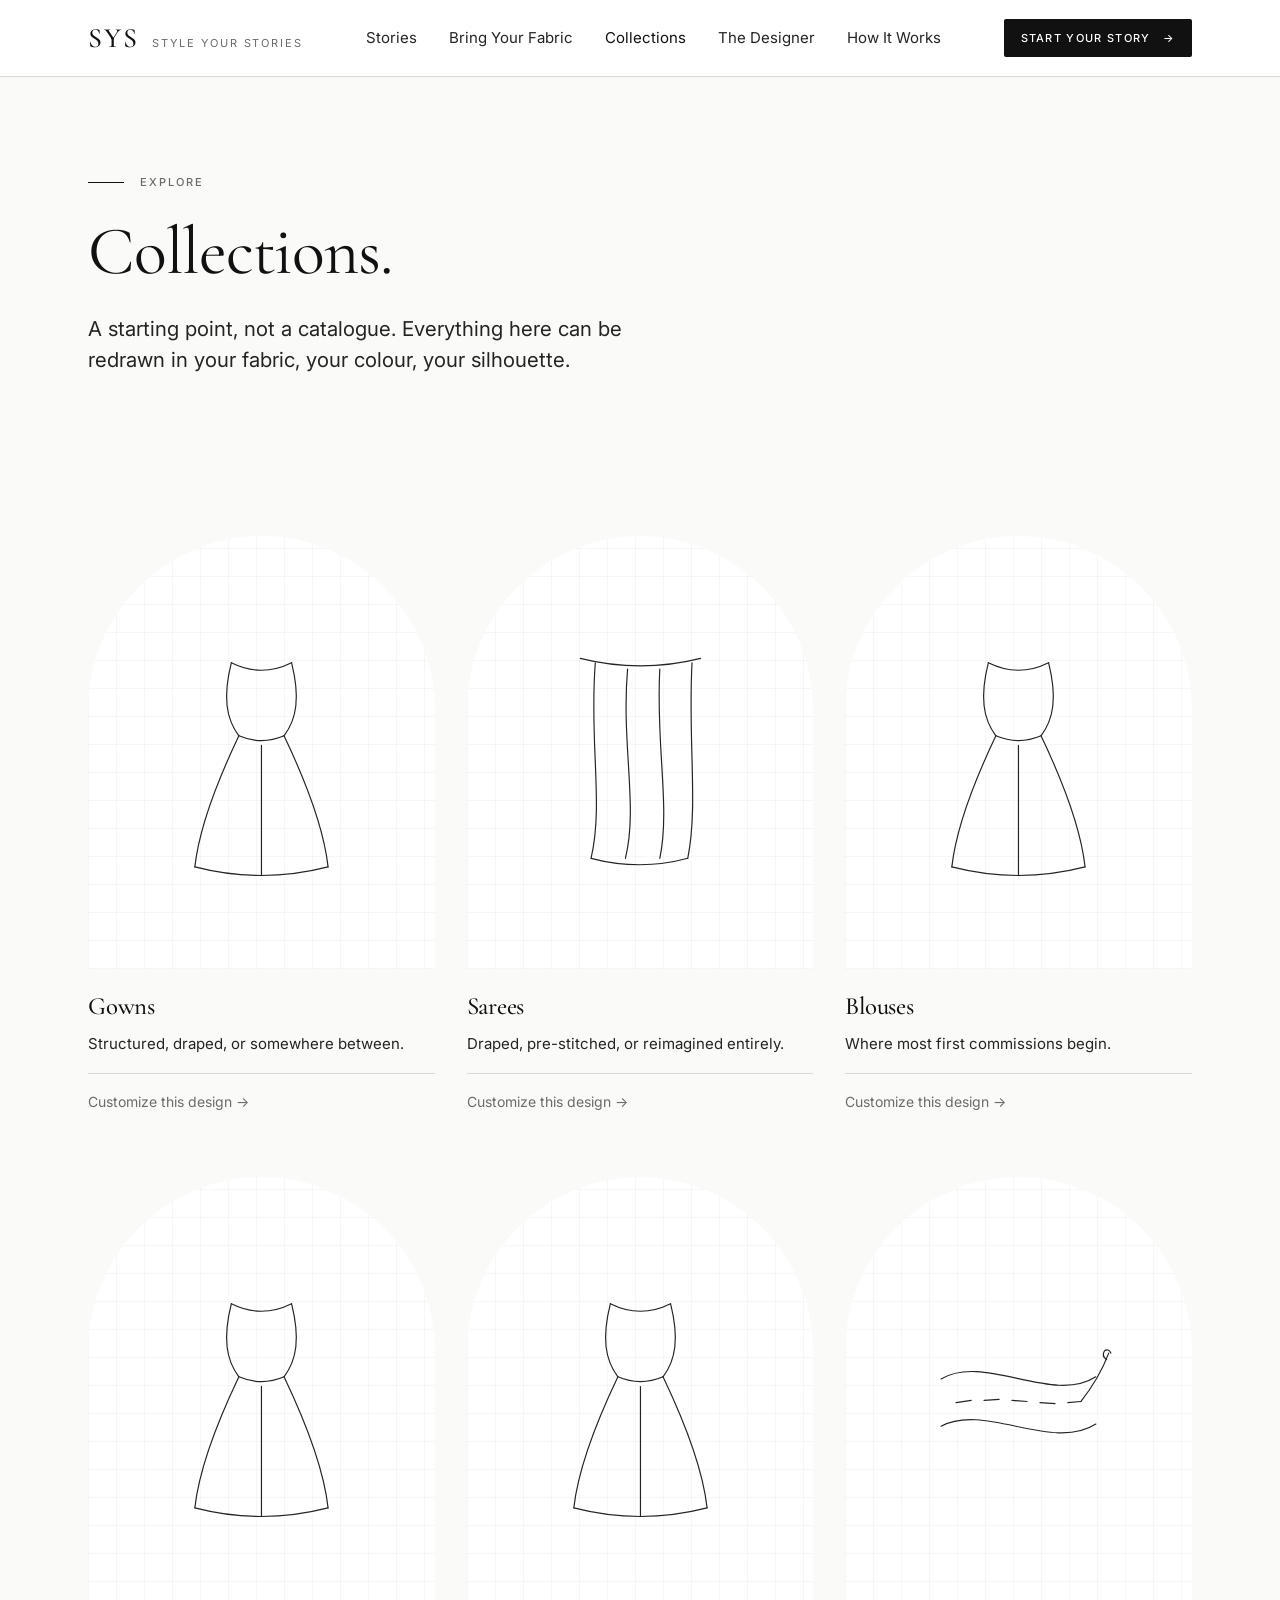
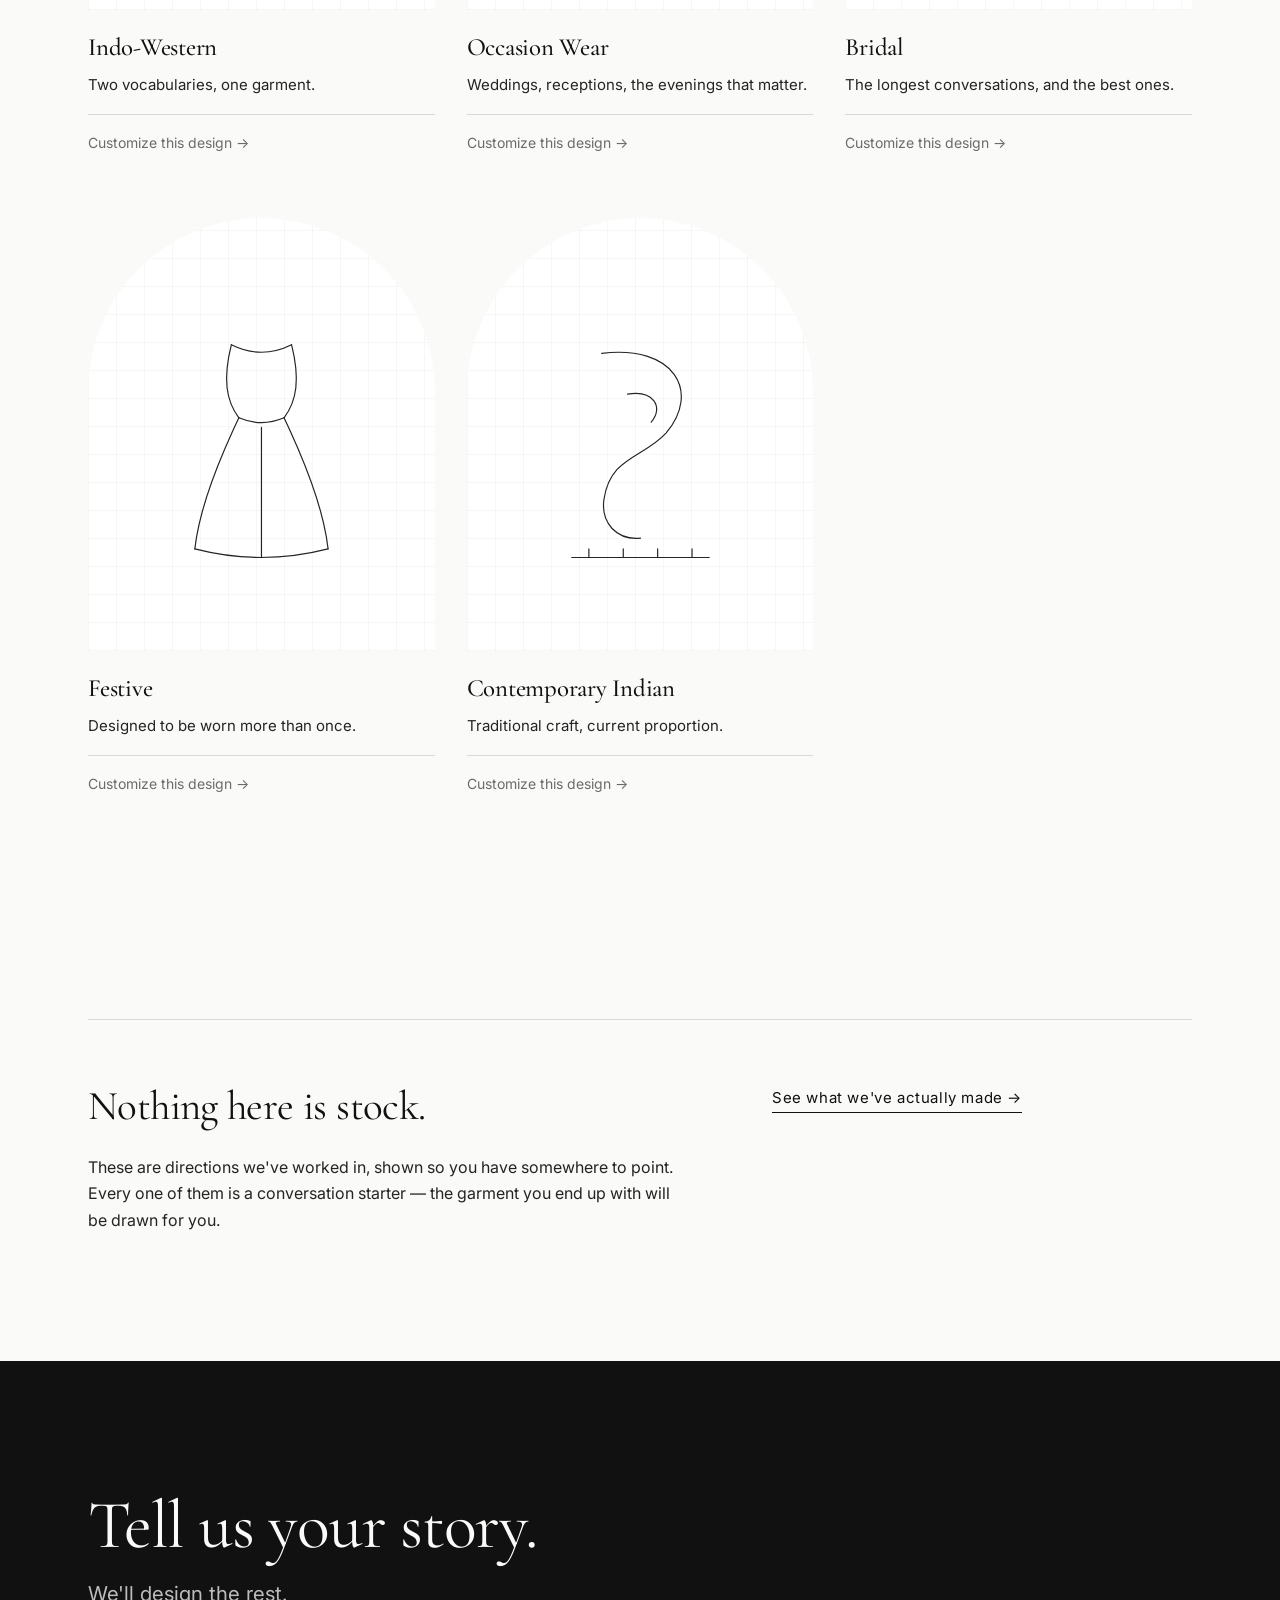
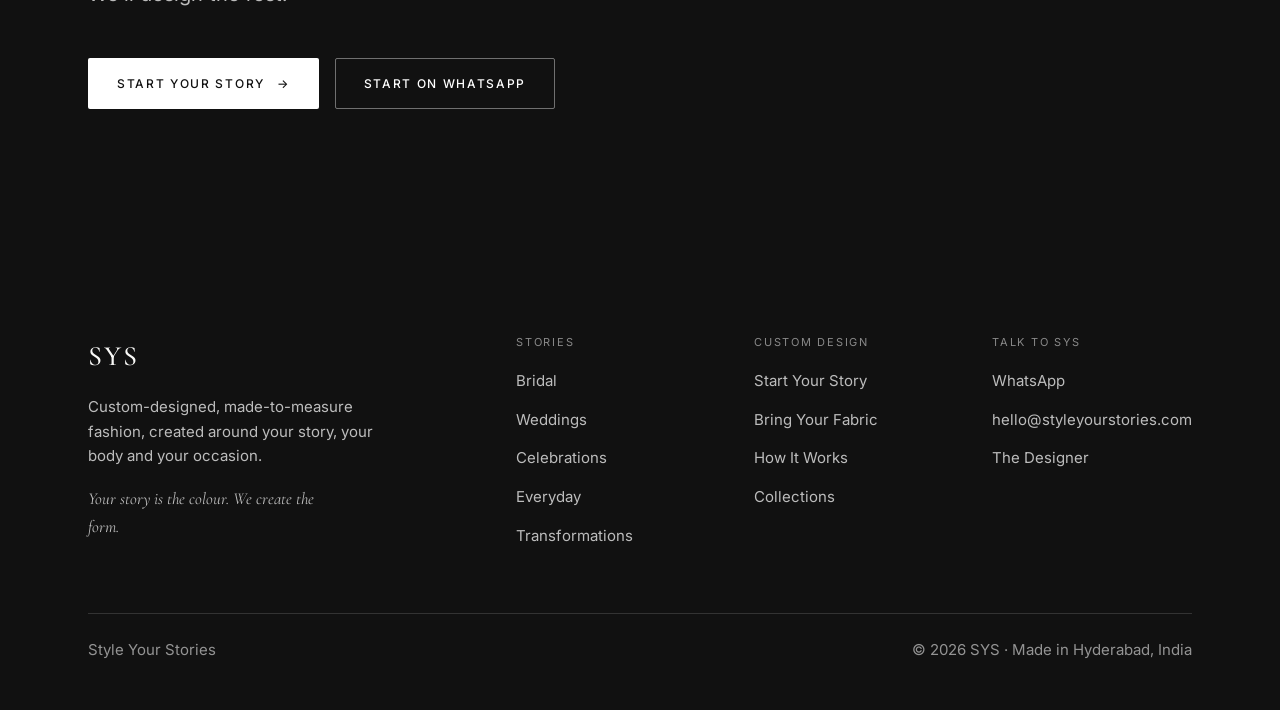
<file: site/collections.html>
<!doctype html>
<html lang="en">
<head>
<meta charset="utf-8">
<meta name="viewport" content="width=device-width, initial-scale=1">
<title>Collections — SYS</title>
<meta name="description" content="A starting point, not a catalogue. Everything here can be redrawn in your fabric, your colour, your silhouette.">
<link rel="preconnect" href="https://fonts.googleapis.com">
<link rel="preconnect" href="https://fonts.gstatic.com" crossorigin>
<link href="https://fonts.googleapis.com/css2?family=Cormorant+Garamond:ital,wght@0,400;0,500;0,600;1,400&family=Inter:wght@400;500&display=swap" rel="stylesheet">
<link rel="stylesheet" href="assets/css/sys.css">
</head>
<body>
<a class="skip-link" href="#main">Skip to content</a>

<header class="site-header">
  <div class="wrap site-header__inner">
    <a class="wordmark" href="index.html">
      <span class="wordmark__mark">SYS</span>
      <span class="wordmark__sub">Style Your Stories</span>
    </a>

    <nav class="nav" aria-label="Primary">
      <a href="stories.html">Stories</a>
      <a href="bring-your-fabric.html">Bring Your Fabric</a>
      <a href="collections.html" aria-current="page">Collections</a>
      <a href="designer.html">The Designer</a>
      <a href="how-it-works.html">How It Works</a>
    </nav>

    <div class="header-actions">
      <a class="btn btn--primary btn--sm" href="start.html">Start Your Story</a>
      <button class="nav-toggle" type="button" aria-expanded="false" aria-controls="nav-panel">Menu</button>
    </div>
  </div>

  <div class="nav-panel wrap" id="nav-panel" hidden>
    <a href="stories.html">Stories</a>
    <a href="bring-your-fabric.html">Bring Your Fabric</a>
    <a href="collections.html">Collections</a>
    <a href="designer.html">The Designer</a>
    <a href="how-it-works.html">How It Works</a>
    <a href="start.html">Start Your Story</a>
  </div>
</header>

<main id="main">

  <section class="page-hero">
    <div class="wrap">
      <div class="eyebrow"><span class="eyebrow__text">Explore</span></div>
      <h1 class="display-title">Collections.</h1>
      <p class="lead" style="margin-top: var(--s-4);">
        A starting point, not a catalogue. Everything here can be redrawn in your fabric,
        your colour, your silhouette.
      </p>
    </div>
  </section>

  <section class="section--tight reveal">
    <div class="wrap">
      <div class="story-grid story-grid--3">
        <a class="story" href="start.html?occasion=Gowns">
          <div class="ph ph--portrait" data-shot="Gowns — a hanging rail, three silhouettes"><svg class="plate" aria-hidden="true"><use href="assets/img/plates.svg#plate-gown"></use></svg></div>
          <h2 class="story__title">Gowns</h2>
          <p class="story__want">Structured, draped, or somewhere between.</p>
          <div class="story__specs"><div>Customize this design &rarr;</div></div>
        </a>

        <a class="story" href="start.html?occasion=Sarees">
          <div class="ph ph--portrait" data-shot="Sarees — fabric in movement"><svg class="plate" aria-hidden="true"><use href="assets/img/plates.svg#plate-drape"></use></svg></div>
          <h2 class="story__title">Sarees</h2>
          <p class="story__want">Draped, pre-stitched, or reimagined entirely.</p>
          <div class="story__specs"><div>Customize this design &rarr;</div></div>
        </a>

        <a class="story" href="start.html?occasion=Blouses">
          <div class="ph ph--portrait" data-shot="Blouses — back detail, close crop"><svg class="plate" aria-hidden="true"><use href="assets/img/plates.svg#plate-gown"></use></svg></div>
          <h2 class="story__title">Blouses</h2>
          <p class="story__want">Where most first commissions begin.</p>
          <div class="story__specs"><div>Customize this design &rarr;</div></div>
        </a>

        <a class="story" href="start.html?occasion=Indo-Western">
          <div class="ph ph--portrait" data-shot="Indo-Western — full look on the street"><svg class="plate" aria-hidden="true"><use href="assets/img/plates.svg#plate-gown"></use></svg></div>
          <h2 class="story__title">Indo-Western</h2>
          <p class="story__want">Two vocabularies, one garment.</p>
          <div class="story__specs"><div>Customize this design &rarr;</div></div>
        </a>

        <a class="story" href="start.html?occasion=Occasion+Wear">
          <div class="ph ph--portrait" data-shot="Occasion Wear — evening light"><svg class="plate" aria-hidden="true"><use href="assets/img/plates.svg#plate-gown"></use></svg></div>
          <h2 class="story__title">Occasion Wear</h2>
          <p class="story__want">Weddings, receptions, the evenings that matter.</p>
          <div class="story__specs"><div>Customize this design &rarr;</div></div>
        </a>

        <a class="story" href="start.html?occasion=Bridal">
          <div class="ph ph--portrait" data-shot="Bridal — detail of handwork in progress"><svg class="plate" aria-hidden="true"><use href="assets/img/plates.svg#plate-stitch"></use></svg></div>
          <h2 class="story__title">Bridal</h2>
          <p class="story__want">The longest conversations, and the best ones.</p>
          <div class="story__specs"><div>Customize this design &rarr;</div></div>
        </a>

        <a class="story" href="start.html?occasion=Festive">
          <div class="ph ph--portrait" data-shot="Festive — a group, daylight"><svg class="plate" aria-hidden="true"><use href="assets/img/plates.svg#plate-gown"></use></svg></div>
          <h2 class="story__title">Festive</h2>
          <p class="story__want">Designed to be worn more than once.</p>
          <div class="story__specs"><div>Customize this design &rarr;</div></div>
        </a>

        <a class="story" href="start.html?occasion=Contemporary+Indian">
          <div class="ph ph--portrait" data-shot="Contemporary Indian — clean studio shot"><svg class="plate" aria-hidden="true"><use href="assets/img/plates.svg#plate-profile"></use></svg></div>
          <h2 class="story__title">Contemporary Indian</h2>
          <p class="story__want">Traditional craft, current proportion.</p>
          <div class="story__specs"><div>Customize this design &rarr;</div></div>
        </a>
      </div>
    </div>
  </section>

  <section class="section reveal">
    <div class="wrap">
      <hr class="rule">
      <div class="split" style="margin-top: var(--s-7);">
        <div>
          <h2 class="section-title">Nothing here is stock.</h2>
          <p class="muted" style="margin-top: var(--s-4);">
            These are directions we've worked in, shown so you have somewhere to point.
            Every one of them is a conversation starter &mdash; the garment you end up with
            will be drawn for you.
          </p>
        </div>
        <div><a class="link" href="stories.html">See what we've actually made &rarr;</a></div>
      </div>
    </div>
  </section>

  <section class="section section--night reveal">
    <div class="wrap">
      <h2 class="display-title">Tell us your story.</h2>
      <p class="lead" style="margin-top: var(--s-3);">We'll design the rest.</p>
      <div class="btn-row" style="margin-top: var(--s-6);">
        <a class="btn btn--primary" href="start.html">Start Your Story</a>
        <a class="btn btn--ghost" href="#" data-wa>Start on WhatsApp</a>
      </div>
    </div>
  </section>

</main>

<footer class="site-footer">
  <div class="wrap">
    <div class="footer-grid">
      <div>
        <div class="wordmark" style="margin-bottom: var(--s-3);">
          <span class="wordmark__mark">SYS</span>
        </div>
        <p class="small" style="color: rgba(255,255,255,.72); max-width: 34ch;">
          Custom-designed, made-to-measure fashion, created around your story, your body
          and your occasion.
        </p>
        <p class="small" style="color: rgba(255,255,255,.72); max-width: 34ch; margin-top: var(--s-3); font-family: var(--sys-display); font-style: italic; font-size: 1.05rem;">
          Your story is the colour. We create the form.
        </p>
      </div>

      <div>
        <div class="footer-heading">Stories</div>
        <ul class="footer-list">
          <li><a href="stories.html">Bridal</a></li>
          <li><a href="stories.html">Weddings</a></li>
          <li><a href="stories.html">Celebrations</a></li>
          <li><a href="stories.html">Everyday</a></li>
          <li><a href="bring-your-fabric.html">Transformations</a></li>
        </ul>
      </div>

      <div>
        <div class="footer-heading">Custom Design</div>
        <ul class="footer-list">
          <li><a href="start.html">Start Your Story</a></li>
          <li><a href="bring-your-fabric.html">Bring Your Fabric</a></li>
          <li><a href="how-it-works.html">How It Works</a></li>
          <li><a href="collections.html">Collections</a></li>
        </ul>
      </div>

      <div>
        <div class="footer-heading">Talk to SYS</div>
        <ul class="footer-list">
          <li><a href="#" data-wa>WhatsApp</a></li>
          <li><a href="#" data-sys="email">hello@styleyourstories.com</a></li>
          <li><a href="designer.html">The Designer</a></li>
        </ul>
      </div>
    </div>

    <div class="footer-bottom">
      <span>Style Your Stories</span>
      <span>&copy; <span data-year>2026</span> SYS &middot; Made in <span data-sys="city">Hyderabad</span>, India</span>
    </div>
  </div>
</footer>

<script src="assets/js/sys-config.js"></script>
<script src="assets/js/sys.js"></script>
</body>
</html>
</file>
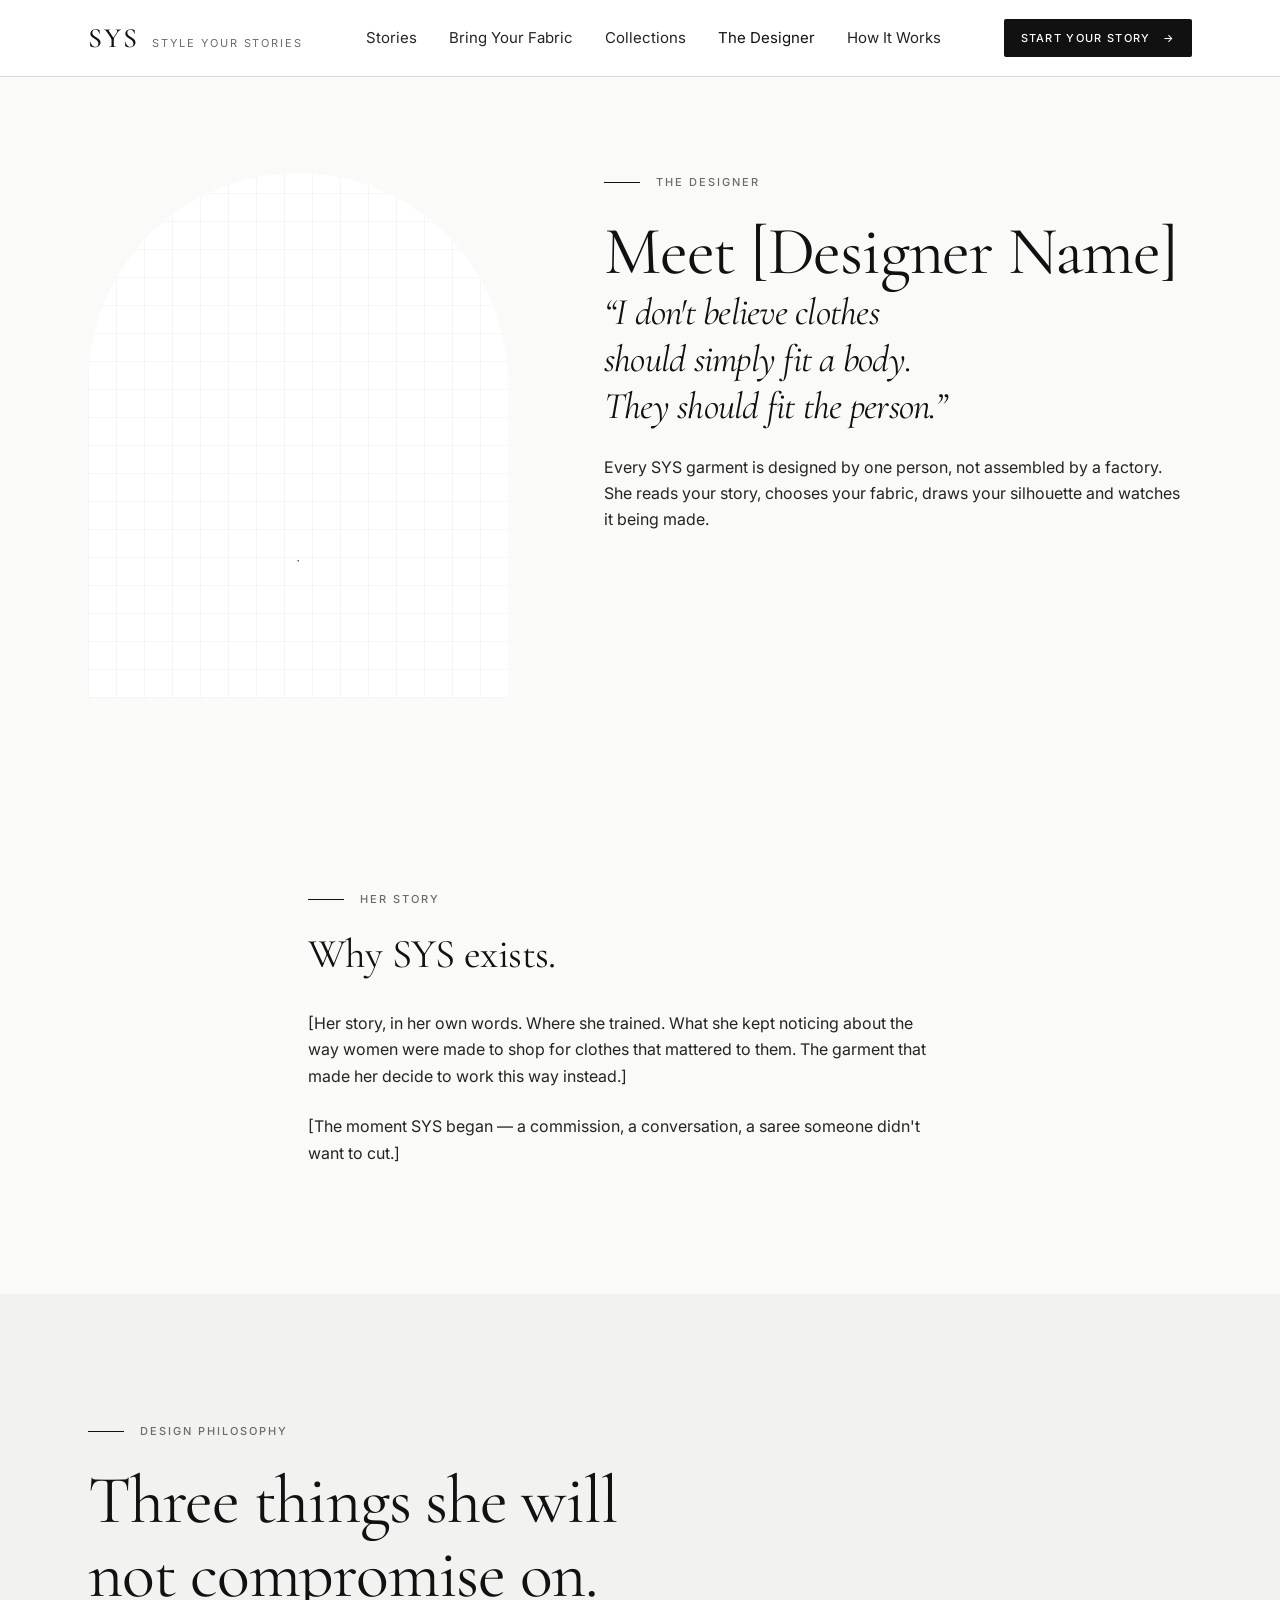
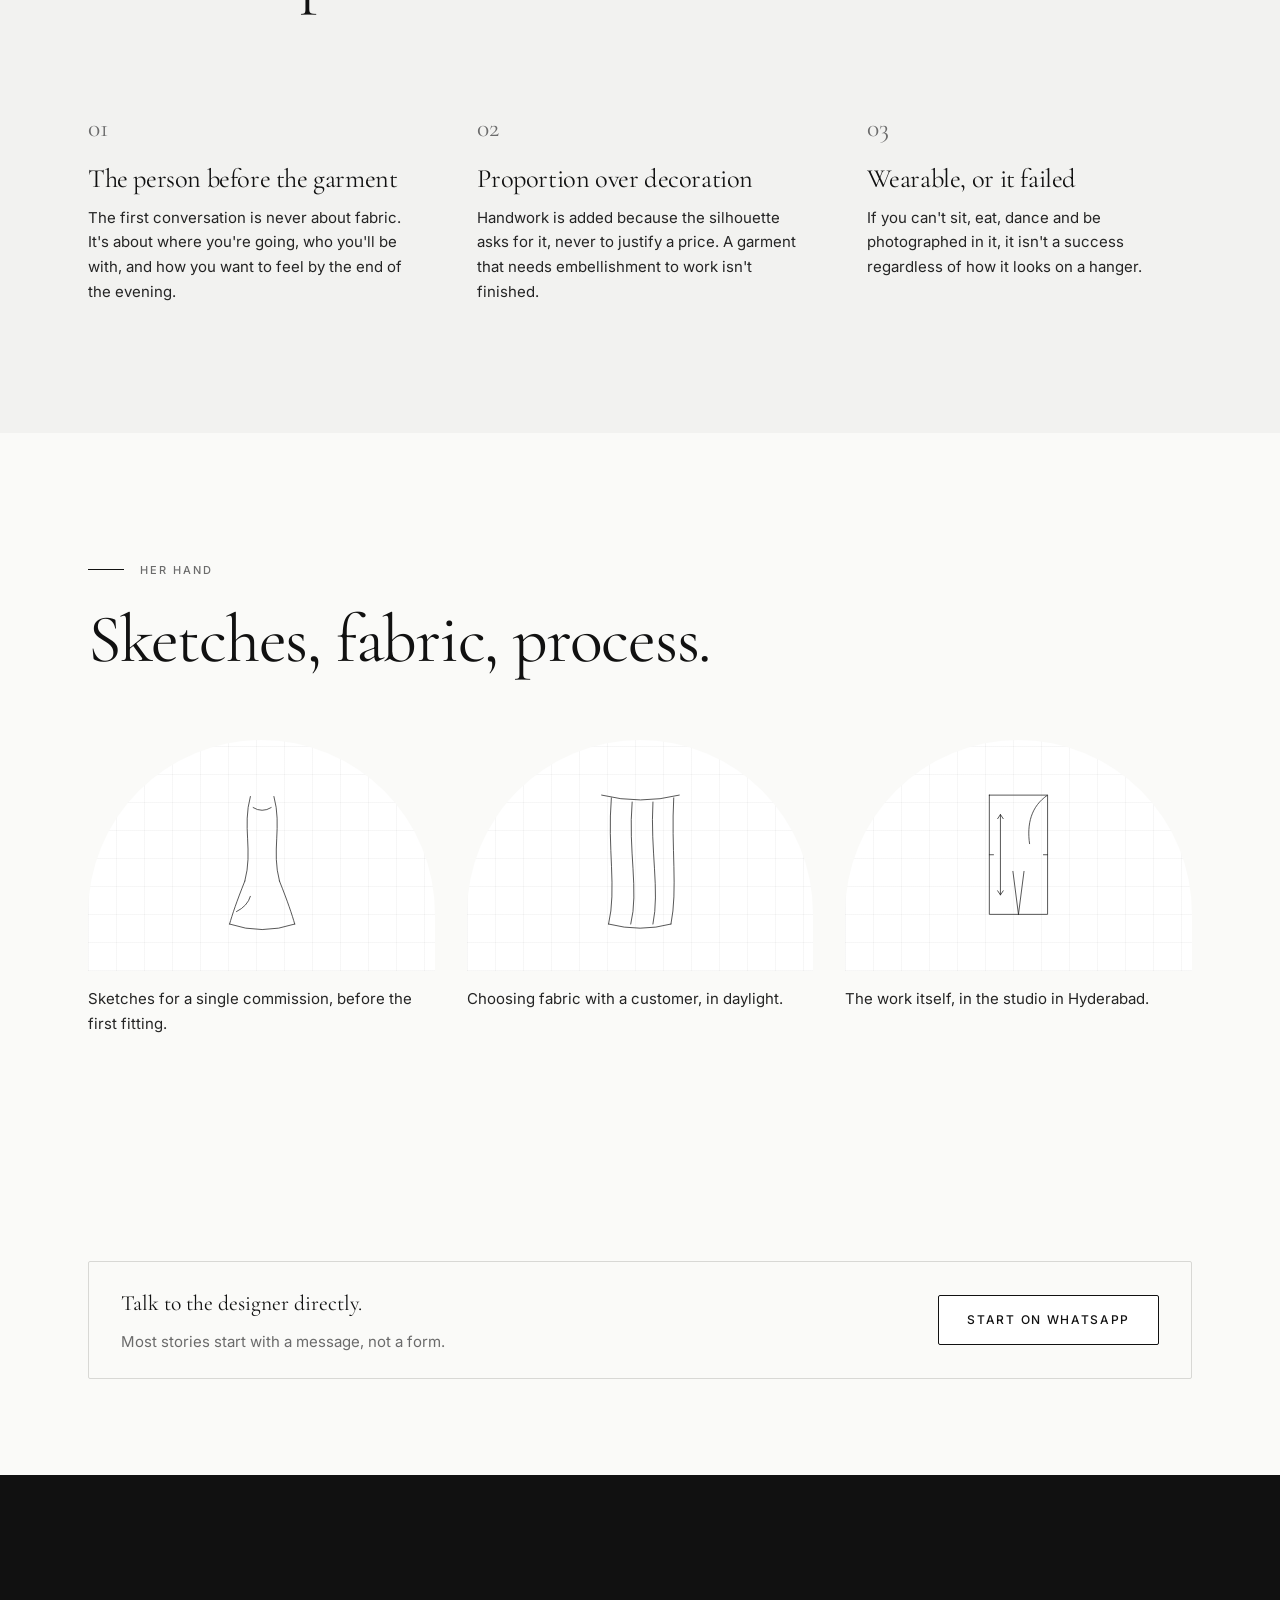
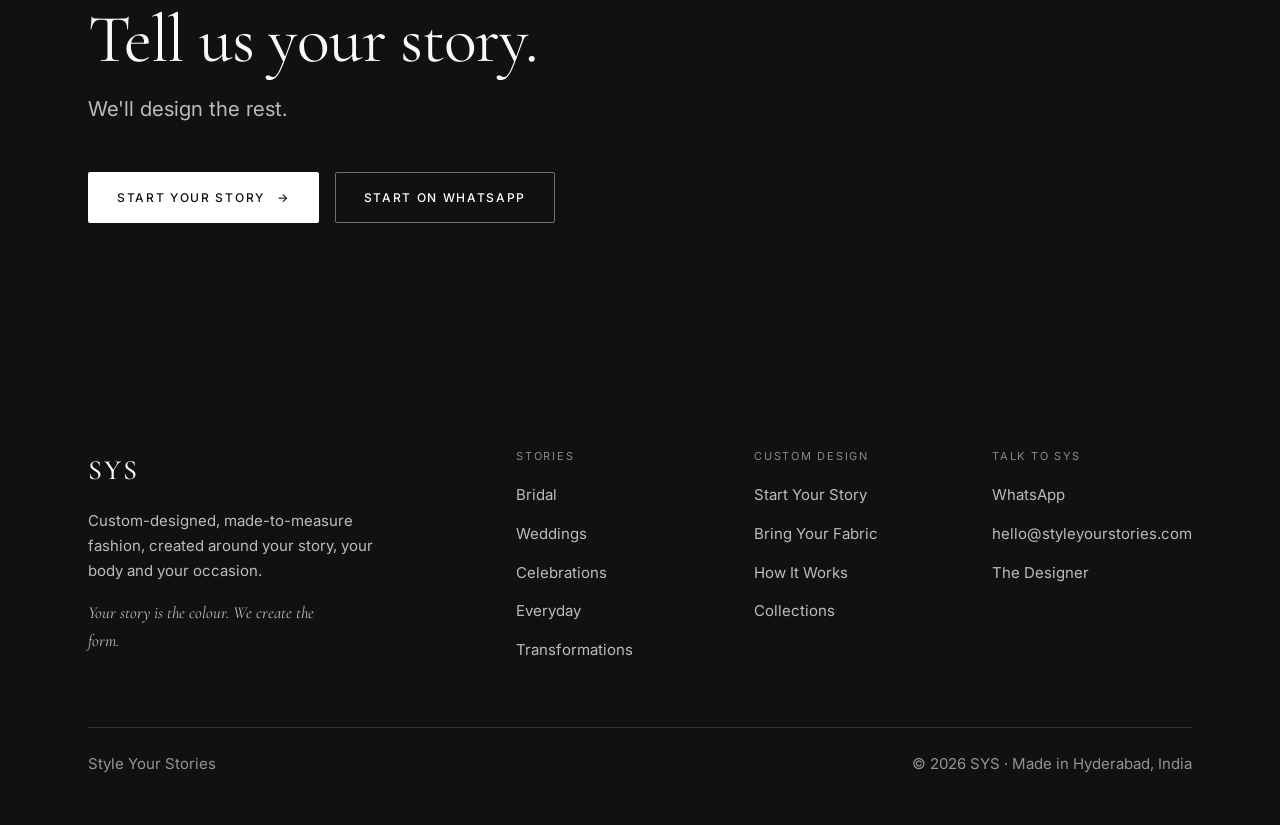
<file: site/designer.html>
<!doctype html>
<html lang="en">
<head>
<meta charset="utf-8">
<meta name="viewport" content="width=device-width, initial-scale=1">
<title>The Designer — SYS</title>
<meta name="description" content="Every SYS garment is designed by one person, not assembled by a factory.">
<link rel="preconnect" href="https://fonts.googleapis.com">
<link rel="preconnect" href="https://fonts.gstatic.com" crossorigin>
<link href="https://fonts.googleapis.com/css2?family=Cormorant+Garamond:ital,wght@0,400;0,500;0,600;1,400&family=Inter:wght@400;500&display=swap" rel="stylesheet">
<link rel="stylesheet" href="assets/css/sys.css">
</head>
<body>
<a class="skip-link" href="#main">Skip to content</a>

<header class="site-header">
  <div class="wrap site-header__inner">
    <a class="wordmark" href="index.html">
      <span class="wordmark__mark">SYS</span>
      <span class="wordmark__sub">Style Your Stories</span>
    </a>

    <nav class="nav" aria-label="Primary">
      <a href="stories.html">Stories</a>
      <a href="bring-your-fabric.html">Bring Your Fabric</a>
      <a href="collections.html">Collections</a>
      <a href="designer.html" aria-current="page">The Designer</a>
      <a href="how-it-works.html">How It Works</a>
    </nav>

    <div class="header-actions">
      <a class="btn btn--primary btn--sm" href="start.html">Start Your Story</a>
      <button class="nav-toggle" type="button" aria-expanded="false" aria-controls="nav-panel">Menu</button>
    </div>
  </div>

  <div class="nav-panel wrap" id="nav-panel" hidden>
    <a href="stories.html">Stories</a>
    <a href="bring-your-fabric.html">Bring Your Fabric</a>
    <a href="collections.html">Collections</a>
    <a href="designer.html">The Designer</a>
    <a href="how-it-works.html">How It Works</a>
    <a href="start.html">Start Your Story</a>
  </div>
</header>

<main id="main">

  <section class="page-hero">
    <div class="wrap">
      <div class="split split--flip">
        <div class="ph ph--portrait" data-shot="Designer portrait — natural light, in the studio, at work"><svg class="plate" aria-hidden="true"><use href="assets/img/plates.svg#plate-profile"></use></svg></div>
        <div class="stack">
          <div>
            <div class="eyebrow"><span class="eyebrow__text">The designer</span></div>
            <h1 class="display-title">Meet <span data-sys="designer">[Designer Name]</span></h1>
          </div>
          <blockquote class="pull-quote" style="margin: 0; color: var(--sys-ink);">
            &ldquo;I don't believe clothes should simply fit a body. They should fit the
            person.&rdquo;
          </blockquote>
          <p class="muted">
            Every SYS garment is designed by one person, not assembled by a factory. She
            reads your story, chooses your fabric, draws your silhouette and watches it
            being made.
          </p>
        </div>
      </div>
    </div>
  </section>

  <section class="section reveal">
    <div class="wrap wrap--tight">
      <div class="eyebrow"><span class="eyebrow__text">Her story</span></div>
      <h2 class="section-title">Why SYS exists.</h2>
      <div class="stack" style="margin-top: var(--s-5);">
        <p class="muted">
          <!-- PRE-LAUNCH: replace with the designer's own words. Keep it first person,
               specific, and short. Where she trained, what she noticed, why she started. -->
          [Her story, in her own words. Where she trained. What she kept noticing about
          the way women were made to shop for clothes that mattered to them. The garment
          that made her decide to work this way instead.]
        </p>
        <p class="muted">
          [The moment SYS began &mdash; a commission, a conversation, a saree someone
          didn't want to cut.]
        </p>
      </div>
    </div>
  </section>

  <section class="section section--deep reveal">
    <div class="wrap">
      <div class="eyebrow"><span class="eyebrow__text">Design philosophy</span></div>
      <h2 class="display-title" style="max-width: 20ch;">Three things she will not compromise on.</h2>

      <div class="steps" style="margin-top: var(--s-8);">
        <div>
          <span class="step__num">01</span>
          <h3 class="step__title">The person before the garment</h3>
          <p class="muted small">
            The first conversation is never about fabric. It's about where you're going,
            who you'll be with, and how you want to feel by the end of the evening.
          </p>
        </div>
        <div>
          <span class="step__num">02</span>
          <h3 class="step__title">Proportion over decoration</h3>
          <p class="muted small">
            Handwork is added because the silhouette asks for it, never to justify a
            price. A garment that needs embellishment to work isn't finished.
          </p>
        </div>
        <div>
          <span class="step__num">03</span>
          <h3 class="step__title">Wearable, or it failed</h3>
          <p class="muted small">
            If you can't sit, eat, dance and be photographed in it, it isn't a success
            regardless of how it looks on a hanger.
          </p>
        </div>
      </div>
    </div>
  </section>

  <section class="section reveal">
    <div class="wrap">
      <div class="eyebrow"><span class="eyebrow__text">Her hand</span></div>
      <h2 class="display-title">Sketches, fabric, process.</h2>
      <div class="story-grid story-grid--3" style="margin-top: var(--s-7);">
        <div><div class="ph ph--process" data-shot="Sketchbook spread — several silhouettes on one page"><svg class="plate" aria-hidden="true"><use href="assets/img/plates.svg#plate-sketch"></use></svg></div>
          <p class="story__want" style="margin-top: var(--s-3);">Sketches for a single commission, before the first fitting.</p></div>
        <div><div class="ph ph--process" data-shot="Fabric selection — swatches laid out by hand"><svg class="plate" aria-hidden="true"><use href="assets/img/plates.svg#plate-drape"></use></svg></div>
          <p class="story__want" style="margin-top: var(--s-3);">Choosing fabric with a customer, in daylight.</p></div>
        <div><div class="ph ph--process" data-shot="At the table — measuring, pinning, cutting"><svg class="plate" aria-hidden="true"><use href="assets/img/plates.svg#plate-bodice"></use></svg></div>
          <p class="story__want" style="margin-top: var(--s-3);">The work itself, in the studio in <span data-sys="city">Hyderabad</span>.</p></div>
      </div>
    </div>
  </section>

  <section class="section section--tight reveal">
    <div class="wrap">
      <div class="wa-bar">
        <div>
          <p class="serif" style="font-size: 1.35rem;">Talk to the designer directly.</p>
          <p class="small faint" style="margin-top: var(--s-1);">
            Most stories start with a message, not a form.
          </p>
        </div>
        <a class="btn btn--ghost" href="#" data-wa>Start on WhatsApp</a>
      </div>
    </div>
  </section>

  <section class="section section--night reveal">
    <div class="wrap">
      <h2 class="display-title">Tell us your story.</h2>
      <p class="lead" style="margin-top: var(--s-3);">We'll design the rest.</p>
      <div class="btn-row" style="margin-top: var(--s-6);">
        <a class="btn btn--primary" href="start.html">Start Your Story</a>
        <a class="btn btn--ghost" href="#" data-wa>Start on WhatsApp</a>
      </div>
    </div>
  </section>

</main>

<footer class="site-footer">
  <div class="wrap">
    <div class="footer-grid">
      <div>
        <div class="wordmark" style="margin-bottom: var(--s-3);">
          <span class="wordmark__mark">SYS</span>
        </div>
        <p class="small" style="color: rgba(255,255,255,.72); max-width: 34ch;">
          Custom-designed, made-to-measure fashion, created around your story, your body
          and your occasion.
        </p>
        <p class="small" style="color: rgba(255,255,255,.72); max-width: 34ch; margin-top: var(--s-3); font-family: var(--sys-display); font-style: italic; font-size: 1.05rem;">
          Your story is the colour. We create the form.
        </p>
      </div>

      <div>
        <div class="footer-heading">Stories</div>
        <ul class="footer-list">
          <li><a href="stories.html">Bridal</a></li>
          <li><a href="stories.html">Weddings</a></li>
          <li><a href="stories.html">Celebrations</a></li>
          <li><a href="stories.html">Everyday</a></li>
          <li><a href="bring-your-fabric.html">Transformations</a></li>
        </ul>
      </div>

      <div>
        <div class="footer-heading">Custom Design</div>
        <ul class="footer-list">
          <li><a href="start.html">Start Your Story</a></li>
          <li><a href="bring-your-fabric.html">Bring Your Fabric</a></li>
          <li><a href="how-it-works.html">How It Works</a></li>
          <li><a href="collections.html">Collections</a></li>
        </ul>
      </div>

      <div>
        <div class="footer-heading">Talk to SYS</div>
        <ul class="footer-list">
          <li><a href="#" data-wa>WhatsApp</a></li>
          <li><a href="#" data-sys="email">hello@styleyourstories.com</a></li>
          <li><a href="designer.html">The Designer</a></li>
        </ul>
      </div>
    </div>

    <div class="footer-bottom">
      <span>Style Your Stories</span>
      <span>&copy; <span data-year>2026</span> SYS &middot; Made in <span data-sys="city">Hyderabad</span>, India</span>
    </div>
  </div>
</footer>

<script src="assets/js/sys-config.js"></script>
<script src="assets/js/sys.js"></script>
</body>
</html>
</file>
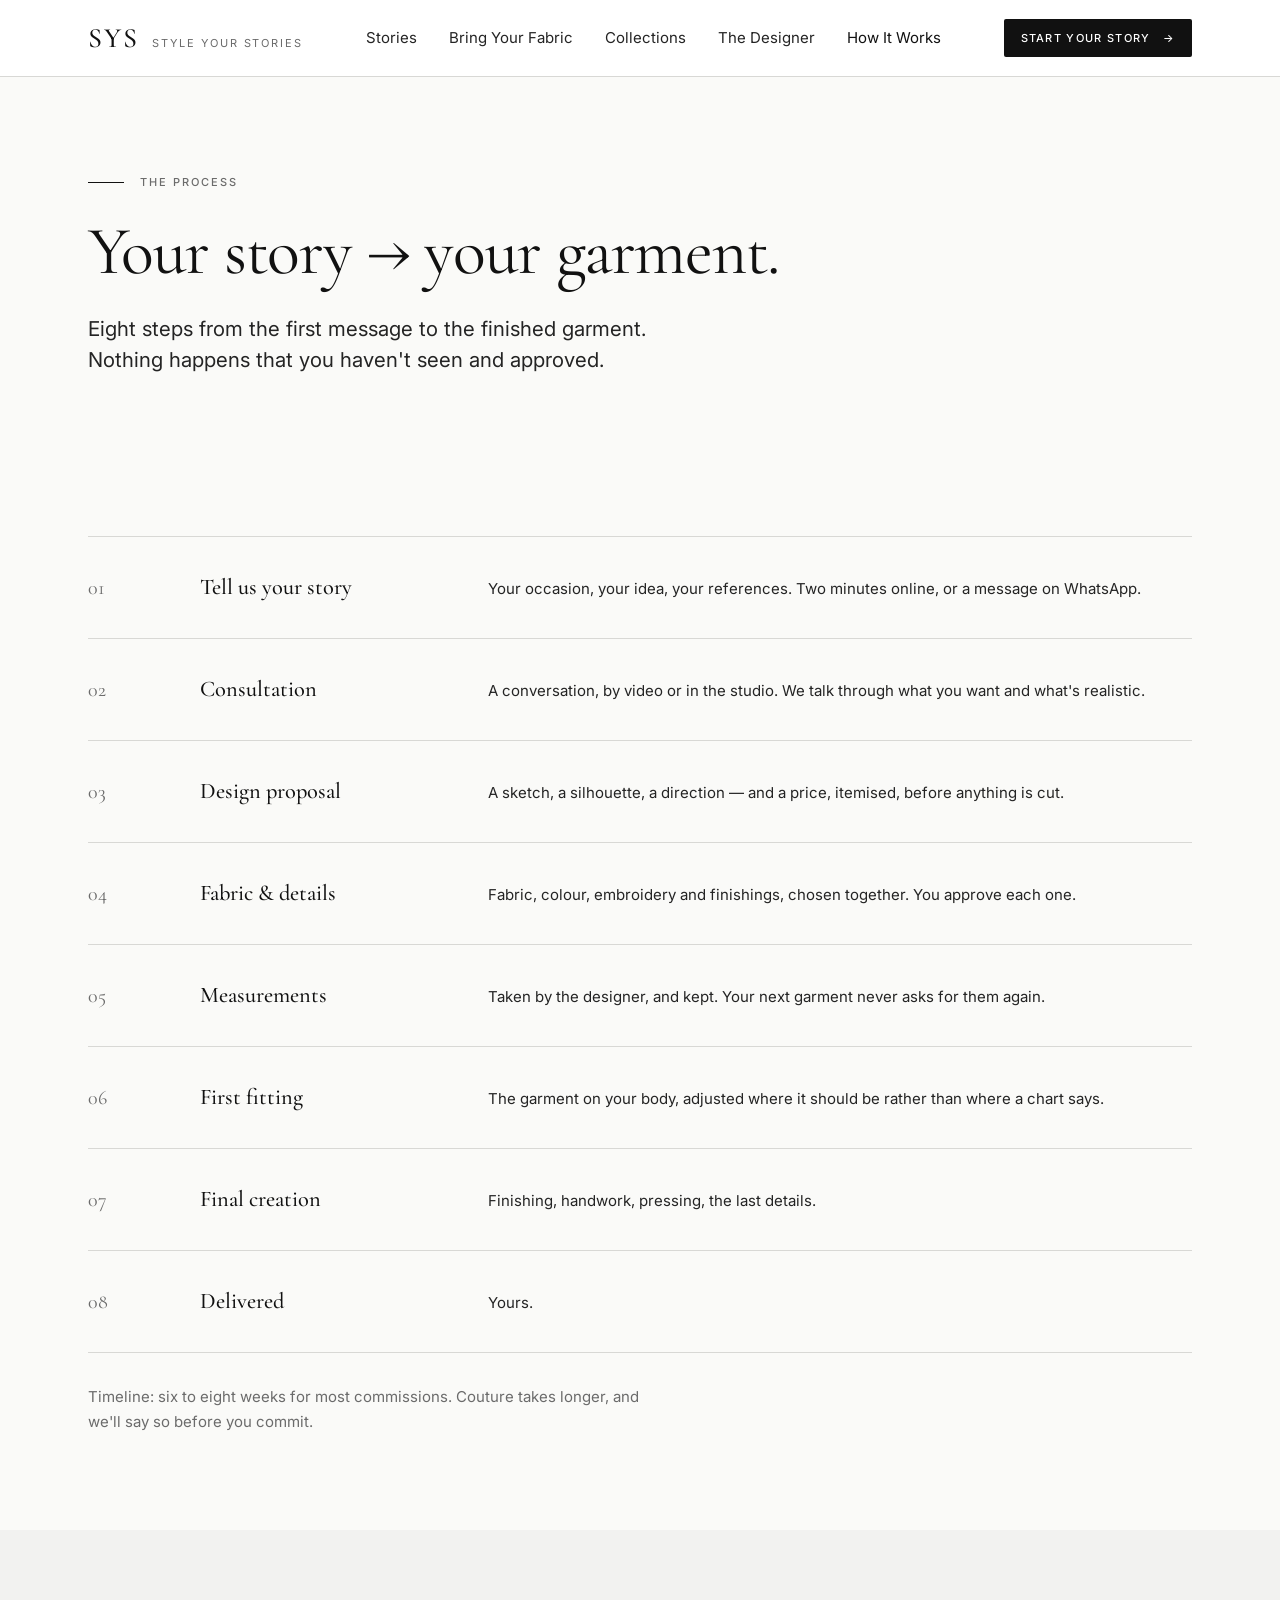
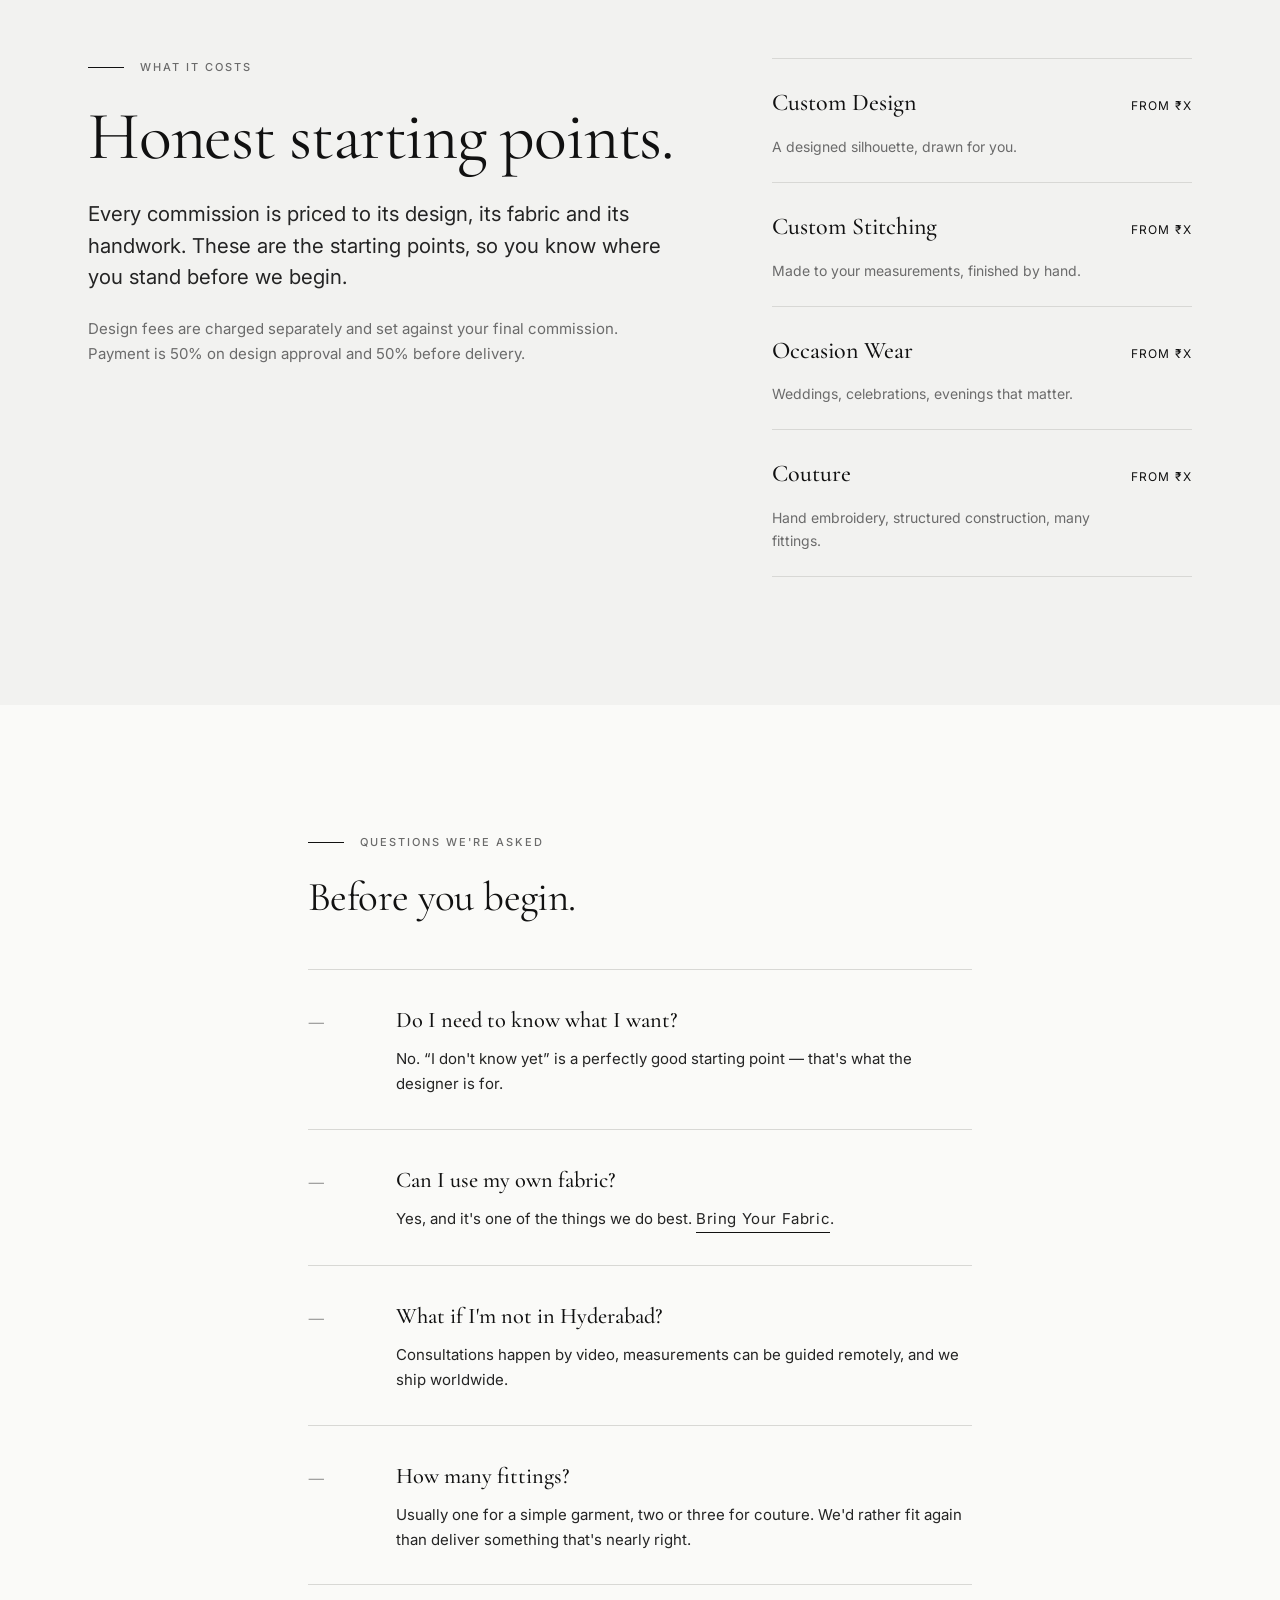
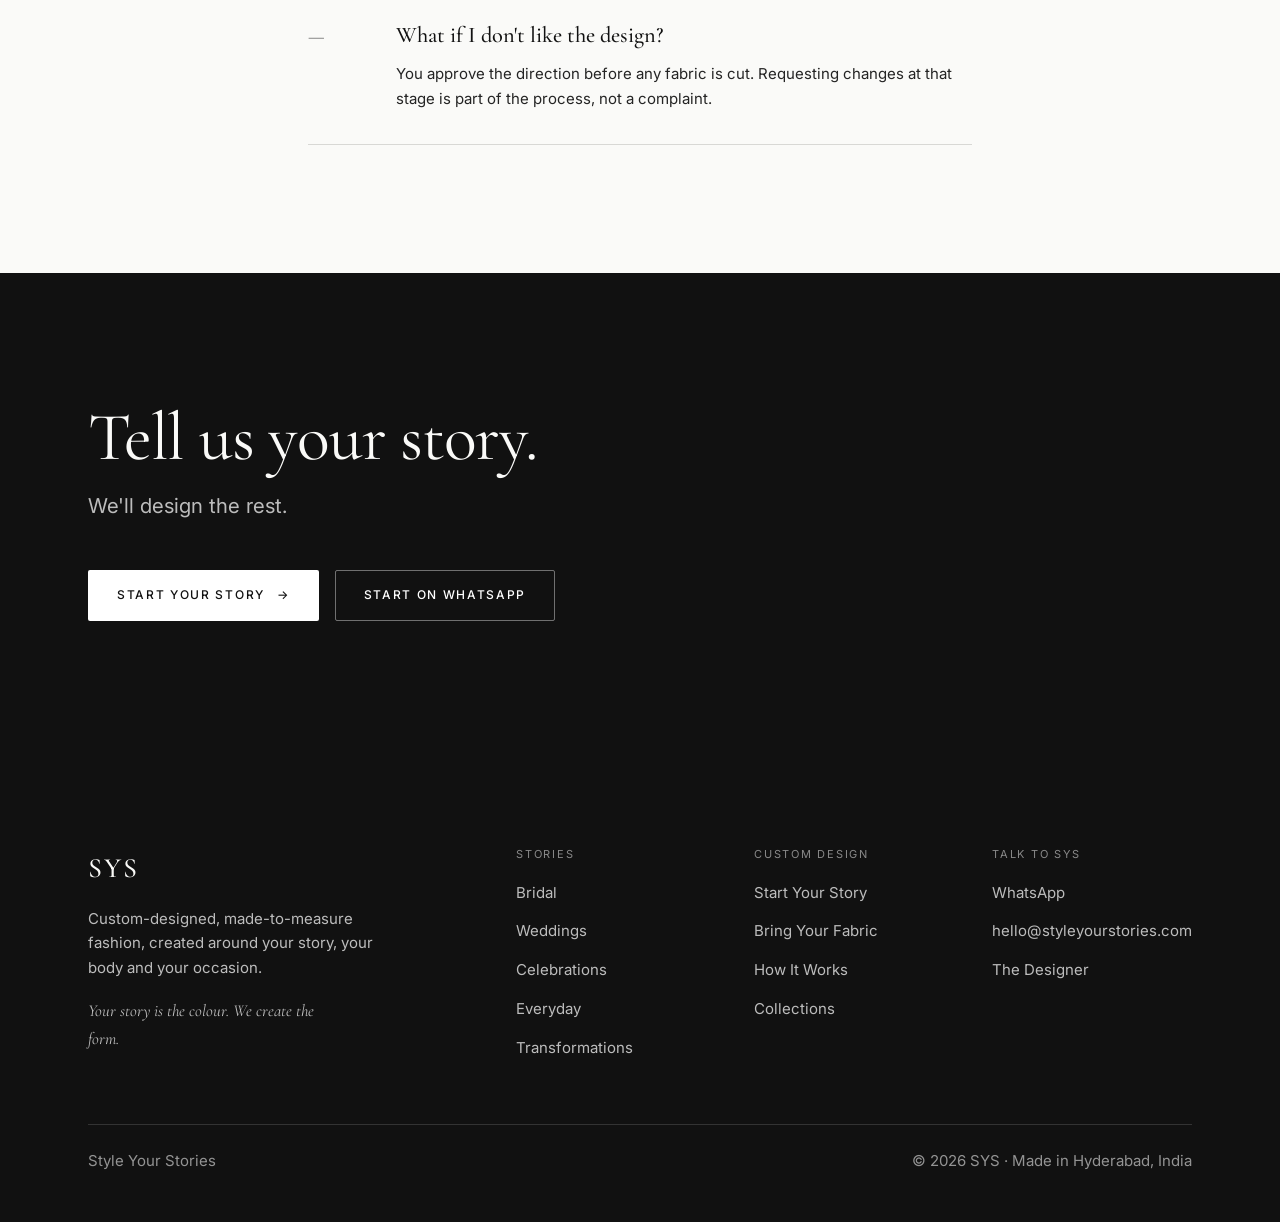
<file: site/how-it-works.html>
<!doctype html>
<html lang="en">
<head>
<meta charset="utf-8">
<meta name="viewport" content="width=device-width, initial-scale=1">
<title>How It Works — SYS</title>
<meta name="description" content="Eight steps from the first message to the finished garment. Nothing happens that you have not seen and approved.">
<link rel="preconnect" href="https://fonts.googleapis.com">
<link rel="preconnect" href="https://fonts.gstatic.com" crossorigin>
<link href="https://fonts.googleapis.com/css2?family=Cormorant+Garamond:ital,wght@0,400;0,500;0,600;1,400&family=Inter:wght@400;500&display=swap" rel="stylesheet">
<link rel="stylesheet" href="assets/css/sys.css">
</head>
<body>
<a class="skip-link" href="#main">Skip to content</a>

<header class="site-header">
  <div class="wrap site-header__inner">
    <a class="wordmark" href="index.html">
      <span class="wordmark__mark">SYS</span>
      <span class="wordmark__sub">Style Your Stories</span>
    </a>

    <nav class="nav" aria-label="Primary">
      <a href="stories.html">Stories</a>
      <a href="bring-your-fabric.html">Bring Your Fabric</a>
      <a href="collections.html">Collections</a>
      <a href="designer.html">The Designer</a>
      <a href="how-it-works.html" aria-current="page">How It Works</a>
    </nav>

    <div class="header-actions">
      <a class="btn btn--primary btn--sm" href="start.html">Start Your Story</a>
      <button class="nav-toggle" type="button" aria-expanded="false" aria-controls="nav-panel">Menu</button>
    </div>
  </div>

  <div class="nav-panel wrap" id="nav-panel" hidden>
    <a href="stories.html">Stories</a>
    <a href="bring-your-fabric.html">Bring Your Fabric</a>
    <a href="collections.html">Collections</a>
    <a href="designer.html">The Designer</a>
    <a href="how-it-works.html">How It Works</a>
    <a href="start.html">Start Your Story</a>
  </div>
</header>

<main id="main">

  <section class="page-hero">
    <div class="wrap">
      <div class="eyebrow"><span class="eyebrow__text">The process</span></div>
      <h1 class="display-title">Your story &rarr; your garment.</h1>
      <p class="lead" style="margin-top: var(--s-4);">
        Eight steps from the first message to the finished garment. Nothing happens that
        you haven't seen and approved.
      </p>
    </div>
  </section>

  <section class="section--tight reveal">
    <div class="wrap">
      <div class="process process--three">
        <div class="process__item">
          <span class="process__num">01</span>
          <span class="process__title">Tell us your story</span>
          <span class="process__body">Your occasion, your idea, your references. Two minutes online, or a message on WhatsApp.</span>
        </div>
        <div class="process__item">
          <span class="process__num">02</span>
          <span class="process__title">Consultation</span>
          <span class="process__body">A conversation, by video or in the studio. We talk through what you want and what's realistic.</span>
        </div>
        <div class="process__item">
          <span class="process__num">03</span>
          <span class="process__title">Design proposal</span>
          <span class="process__body">A sketch, a silhouette, a direction &mdash; and a price, itemised, before anything is cut.</span>
        </div>
        <div class="process__item">
          <span class="process__num">04</span>
          <span class="process__title">Fabric &amp; details</span>
          <span class="process__body">Fabric, colour, embroidery and finishings, chosen together. You approve each one.</span>
        </div>
        <div class="process__item">
          <span class="process__num">05</span>
          <span class="process__title">Measurements</span>
          <span class="process__body">Taken by the designer, and kept. Your next garment never asks for them again.</span>
        </div>
        <div class="process__item">
          <span class="process__num">06</span>
          <span class="process__title">First fitting</span>
          <span class="process__body">The garment on your body, adjusted where it should be rather than where a chart says.</span>
        </div>
        <div class="process__item">
          <span class="process__num">07</span>
          <span class="process__title">Final creation</span>
          <span class="process__body">Finishing, handwork, pressing, the last details.</span>
        </div>
        <div class="process__item">
          <span class="process__num">08</span>
          <span class="process__title">Delivered</span>
          <span class="process__body">Yours.</span>
        </div>
      </div>
      <p class="small faint" style="margin-top: var(--s-5);">
        Timeline: six to eight weeks for most commissions. Couture takes longer, and we'll
        say so before you commit.
      </p>
    </div>
  </section>

  <section class="section section--deep reveal">
    <div class="wrap">
      <div class="split">
        <div>
          <div class="eyebrow"><span class="eyebrow__text">What it costs</span></div>
          <h2 class="display-title">Honest starting points.</h2>
          <p class="lead" style="margin-top: var(--s-4);">
            Every commission is priced to its design, its fabric and its handwork. These
            are the starting points, so you know where you stand before we begin.
          </p>
          <p class="small faint" style="margin-top: var(--s-4);">
            Design fees are charged separately and set against your final commission.
            Payment is 50% on design approval and 50% before delivery.
          </p>
        </div>

        <!-- PRE-LAUNCH: replace every ₹X with a real figure. docs/03-copy-deck.md &sect;4.8 -->
        <div>
          <div class="price-grid">
            <div class="price">
              <span class="price__name">Custom Design</span>
              <span class="price__from">from ₹X</span>
              <span class="price__note">A designed silhouette, drawn for you.</span>
            </div>
            <div class="price">
              <span class="price__name">Custom Stitching</span>
              <span class="price__from">from ₹X</span>
              <span class="price__note">Made to your measurements, finished by hand.</span>
            </div>
            <div class="price">
              <span class="price__name">Occasion Wear</span>
              <span class="price__from">from ₹X</span>
              <span class="price__note">Weddings, celebrations, evenings that matter.</span>
            </div>
            <div class="price">
              <span class="price__name">Couture</span>
              <span class="price__from">from ₹X</span>
              <span class="price__note">Hand embroidery, structured construction, many fittings.</span>
            </div>
          </div>
        </div>
      </div>
    </div>
  </section>

  <section class="section reveal">
    <div class="wrap wrap--tight">
      <div class="eyebrow"><span class="eyebrow__text">Questions we're asked</span></div>
      <h2 class="section-title">Before you begin.</h2>

      <div class="process" style="margin-top: var(--s-6);">
        <div class="process__item">
          <span class="process__num">&mdash;</span>
          <span class="process__title">Do I need to know what I want?</span>
          <span class="process__body">No. &ldquo;I don't know yet&rdquo; is a perfectly good starting point &mdash; that's what the designer is for.</span>
        </div>
        <div class="process__item">
          <span class="process__num">&mdash;</span>
          <span class="process__title">Can I use my own fabric?</span>
          <span class="process__body">Yes, and it's one of the things we do best. <a class="link" href="bring-your-fabric.html">Bring Your Fabric</a>.</span>
        </div>
        <div class="process__item">
          <span class="process__num">&mdash;</span>
          <span class="process__title">What if I'm not in <span data-sys="city">Hyderabad</span>?</span>
          <span class="process__body">Consultations happen by video, measurements can be guided remotely, and we ship worldwide.</span>
        </div>
        <div class="process__item">
          <span class="process__num">&mdash;</span>
          <span class="process__title">How many fittings?</span>
          <span class="process__body">Usually one for a simple garment, two or three for couture. We'd rather fit again than deliver something that's nearly right.</span>
        </div>
        <div class="process__item">
          <span class="process__num">&mdash;</span>
          <span class="process__title">What if I don't like the design?</span>
          <span class="process__body">You approve the direction before any fabric is cut. Requesting changes at that stage is part of the process, not a complaint.</span>
        </div>
      </div>
    </div>
  </section>

  <section class="section section--night reveal">
    <div class="wrap">
      <h2 class="display-title">Tell us your story.</h2>
      <p class="lead" style="margin-top: var(--s-3);">We'll design the rest.</p>
      <div class="btn-row" style="margin-top: var(--s-6);">
        <a class="btn btn--primary" href="start.html">Start Your Story</a>
        <a class="btn btn--ghost" href="#" data-wa>Start on WhatsApp</a>
      </div>
    </div>
  </section>

</main>

<footer class="site-footer">
  <div class="wrap">
    <div class="footer-grid">
      <div>
        <div class="wordmark" style="margin-bottom: var(--s-3);">
          <span class="wordmark__mark">SYS</span>
        </div>
        <p class="small" style="color: rgba(255,255,255,.72); max-width: 34ch;">
          Custom-designed, made-to-measure fashion, created around your story, your body
          and your occasion.
        </p>
        <p class="small" style="color: rgba(255,255,255,.72); max-width: 34ch; margin-top: var(--s-3); font-family: var(--sys-display); font-style: italic; font-size: 1.05rem;">
          Your story is the colour. We create the form.
        </p>
      </div>

      <div>
        <div class="footer-heading">Stories</div>
        <ul class="footer-list">
          <li><a href="stories.html">Bridal</a></li>
          <li><a href="stories.html">Weddings</a></li>
          <li><a href="stories.html">Celebrations</a></li>
          <li><a href="stories.html">Everyday</a></li>
          <li><a href="bring-your-fabric.html">Transformations</a></li>
        </ul>
      </div>

      <div>
        <div class="footer-heading">Custom Design</div>
        <ul class="footer-list">
          <li><a href="start.html">Start Your Story</a></li>
          <li><a href="bring-your-fabric.html">Bring Your Fabric</a></li>
          <li><a href="how-it-works.html">How It Works</a></li>
          <li><a href="collections.html">Collections</a></li>
        </ul>
      </div>

      <div>
        <div class="footer-heading">Talk to SYS</div>
        <ul class="footer-list">
          <li><a href="#" data-wa>WhatsApp</a></li>
          <li><a href="#" data-sys="email">hello@styleyourstories.com</a></li>
          <li><a href="designer.html">The Designer</a></li>
        </ul>
      </div>
    </div>

    <div class="footer-bottom">
      <span>Style Your Stories</span>
      <span>&copy; <span data-year>2026</span> SYS &middot; Made in <span data-sys="city">Hyderabad</span>, India</span>
    </div>
  </div>
</footer>

<script src="assets/js/sys-config.js"></script>
<script src="assets/js/sys.js"></script>
</body>
</html>
</file>
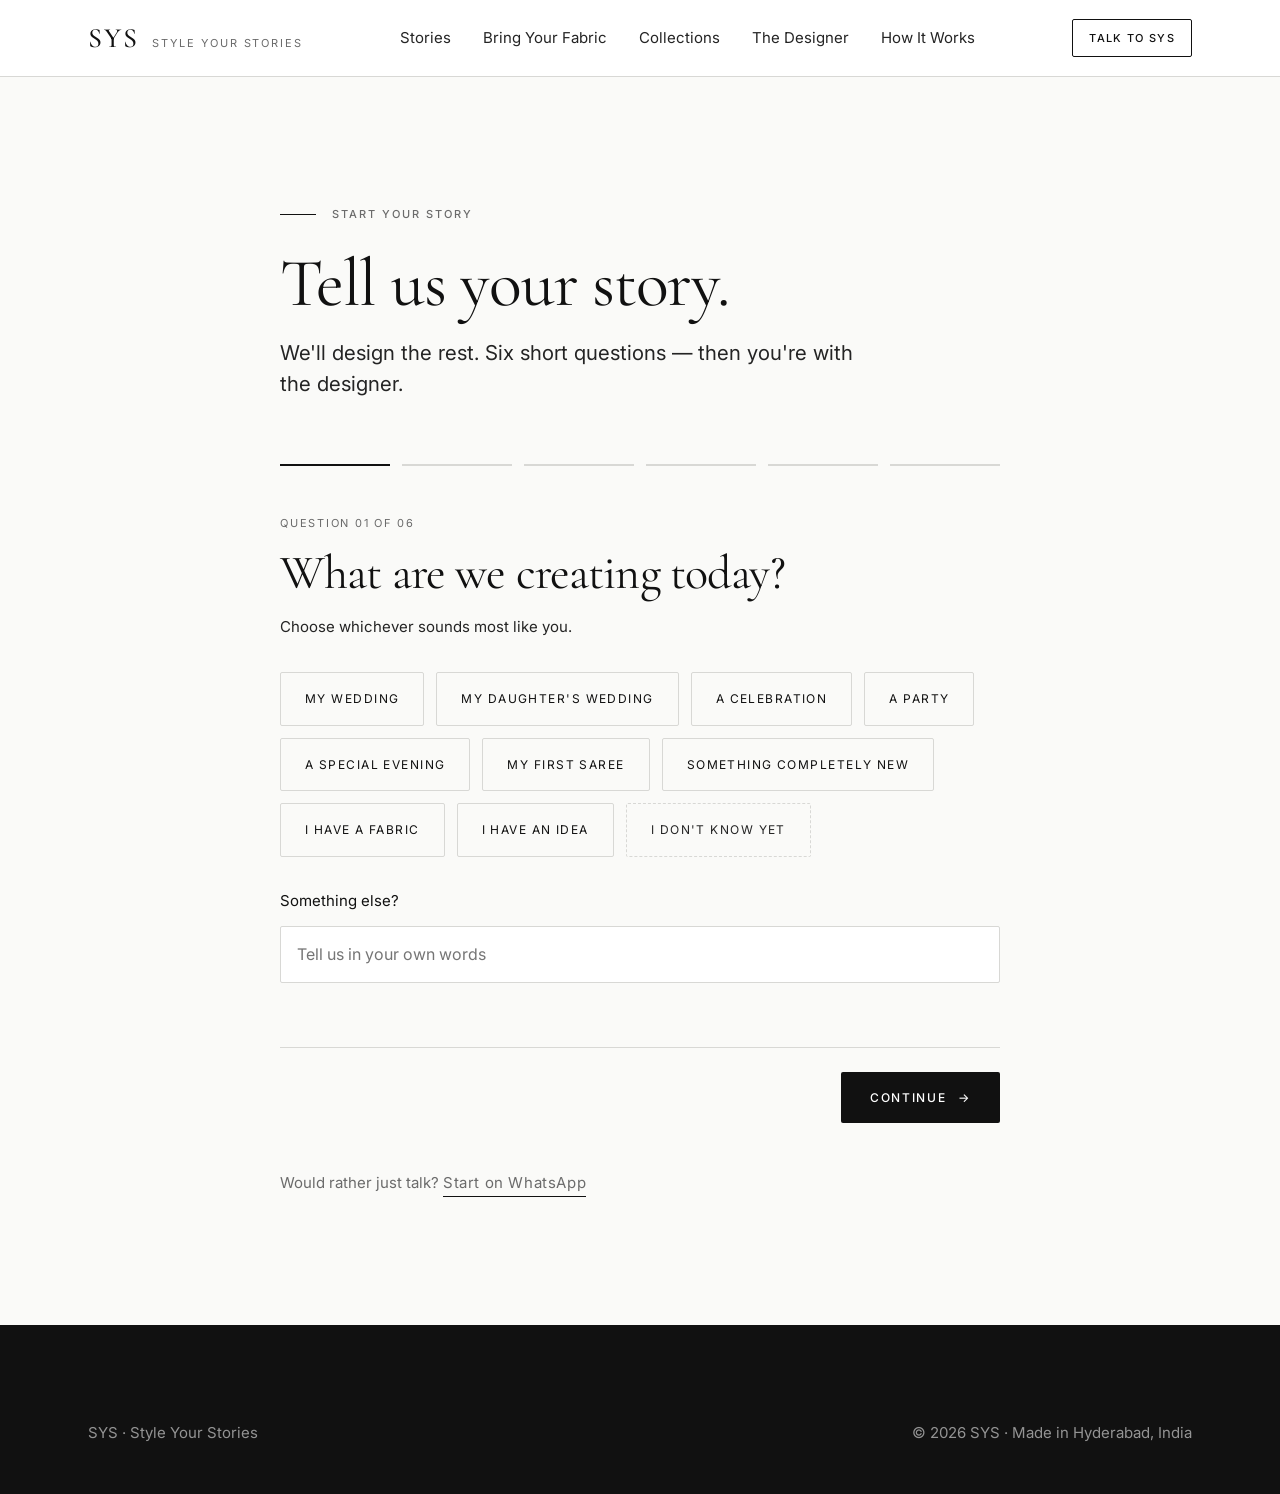
<file: site/start.html>
<!doctype html>
<html lang="en">
<head>
<meta charset="utf-8">
<meta name="viewport" content="width=device-width, initial-scale=1">
<title>Start Your Story — SYS</title>
<meta name="description" content="Six short questions. Two minutes. Then we'll put you in front of the designer.">
<link rel="preconnect" href="https://fonts.googleapis.com">
<link rel="preconnect" href="https://fonts.gstatic.com" crossorigin>
<link href="https://fonts.googleapis.com/css2?family=Cormorant+Garamond:ital,wght@0,400;0,500;0,600;1,400&family=Inter:wght@400;500&display=swap" rel="stylesheet">
<link rel="stylesheet" href="assets/css/sys.css">
</head>
<body>
<a class="skip-link" href="#main">Skip to content</a>

<header class="site-header">
  <div class="wrap site-header__inner">
    <a class="wordmark" href="index.html">
      <span class="wordmark__mark">SYS</span>
      <span class="wordmark__sub">Style Your Stories</span>
    </a>
    <nav class="nav" aria-label="Primary">
      <a href="stories.html">Stories</a>
      <a href="bring-your-fabric.html">Bring Your Fabric</a>
      <a href="collections.html">Collections</a>
      <a href="designer.html">The Designer</a>
      <a href="how-it-works.html">How It Works</a>
    </nav>
    <div class="header-actions">
      <a class="btn btn--ghost btn--sm" href="#" data-wa>Talk to SYS</a>
      <button class="nav-toggle" type="button" aria-expanded="false" aria-controls="nav-panel">Menu</button>
    </div>
  </div>
  <div class="nav-panel wrap" id="nav-panel" hidden>
    <a href="stories.html">Stories</a>
    <a href="bring-your-fabric.html">Bring Your Fabric</a>
    <a href="collections.html">Collections</a>
    <a href="designer.html">The Designer</a>
    <a href="how-it-works.html">How It Works</a>
  </div>
</header>

<main id="main" class="section">
  <div class="wrap">
    <div class="flow">

      <!-- Intro -->
      <div class="flow__intro" id="flow-intro" style="margin-bottom: var(--s-7);">
        <div class="eyebrow"><span class="eyebrow__text">Start your story</span></div>
        <h1 class="display-title">Tell us your story.</h1>
        <p class="lead" style="margin-top: var(--s-3);">
          We'll design the rest. Six short questions — then you're with the designer.
        </p>
      </div>

      <!-- Progress -->
      <div class="flow__progress" id="flow-progress" role="progressbar"
           aria-valuemin="1" aria-valuemax="6" aria-valuenow="1"
           aria-label="Your story, step 1 of 6">
        <span class="flow__dot" data-state="current"></span>
        <span class="flow__dot"></span>
        <span class="flow__dot"></span>
        <span class="flow__dot"></span>
        <span class="flow__dot"></span>
        <span class="flow__dot"></span>
      </div>

      <form id="flow" novalidate>

        <!-- 01 — Occasion -->
        <section class="flow__step" data-step="1" data-active="true" tabindex="-1"
                 aria-labelledby="q1">
          <p class="flow__count">Question 01 of 06</p>
          <h2 class="flow__question" id="q1">What are we creating today?</h2>
          <p class="muted small" style="margin-bottom: var(--s-5);">
            Choose whichever sounds most like you.
          </p>

          <div class="chips" data-group="occasion" data-mode="single">
            <button class="chip" type="button" aria-pressed="false">My Wedding</button>
            <button class="chip" type="button" aria-pressed="false">My Daughter's Wedding</button>
            <button class="chip" type="button" aria-pressed="false">A Celebration</button>
            <button class="chip" type="button" aria-pressed="false">A Party</button>
            <button class="chip" type="button" aria-pressed="false">A Special Evening</button>
            <button class="chip" type="button" aria-pressed="false">My First Saree</button>
            <button class="chip" type="button" aria-pressed="false">Something Completely New</button>
            <button class="chip" type="button" aria-pressed="false">I Have a Fabric</button>
            <button class="chip" type="button" aria-pressed="false">I Have an Idea</button>
            <button class="chip chip--quiet" type="button" aria-pressed="false">I Don't Know Yet</button>
          </div>

          <label class="field" style="margin-top: var(--s-5);">
            <span class="field__label">Something else?</span>
            <input class="input" type="text" name="occasionOther"
                   placeholder="Tell us in your own words">
          </label>
        </section>

        <!-- 02 — Brief -->
        <section class="flow__step" data-step="2" tabindex="-1" aria-labelledby="q2">
          <p class="flow__count">Question 02 of 06</p>
          <h2 class="flow__question" id="q2">Tell us a little more.</h2>
          <p class="muted small" style="margin-bottom: var(--s-5);">
            Say it however you'd say it out loud. There's no right way.
          </p>

          <label class="field">
            <span class="visually-hidden">Your story</span>
            <textarea class="textarea" name="brief"
              placeholder="My sister is getting married and I want something elegant but not too traditional."></textarea>
          </label>
        </section>

        <!-- 03 — Inspiration -->
        <section class="flow__step" data-step="3" tabindex="-1" aria-labelledby="q3">
          <p class="flow__count">Question 03 of 06</p>
          <h2 class="flow__question" id="q3">Show us what inspires you.</h2>
          <p class="muted small" style="margin-bottom: var(--s-5);">
            A Pinterest image, an Instagram screenshot, an outfit you already own, a
            fabric, a celebrity look, or a rough sketch. Up to six.
          </p>

          <label class="uploads" id="uploads" for="files">
            <span class="serif" style="font-size: 1.3rem; display: block;">Add your references</span>
            <span class="small faint" style="display: block; margin-top: var(--s-2);">
              Drag them here, or choose from your device
            </span>
            <input id="files" name="files" type="file" accept="image/*" multiple class="visually-hidden">
          </label>

          <div class="thumbs" id="thumbs"></div>

          <p class="field__help" id="upload-note">
            Nothing to show yet? That's fine — skip this step.
          </p>
        </section>

        <!-- 04 — Style -->
        <section class="flow__step" data-step="4" tabindex="-1" aria-labelledby="q4">
          <p class="flow__count">Question 04 of 06</p>
          <h2 class="flow__question" id="q4">What's your style?</h2>
          <p class="muted small" style="margin-bottom: var(--s-5);">
            Choose as many as feel right.
          </p>

          <div class="chips" data-group="style" data-mode="multi">
            <button class="chip chip--wide" type="button" aria-pressed="false">Minimal</button>
            <button class="chip chip--wide" type="button" aria-pressed="false">Elegant</button>
            <button class="chip chip--wide" type="button" aria-pressed="false">Traditional</button>
            <button class="chip chip--wide" type="button" aria-pressed="false">Contemporary</button>
            <button class="chip chip--wide" type="button" aria-pressed="false">Dramatic</button>
            <button class="chip chip--wide" type="button" aria-pressed="false">Romantic</button>
            <button class="chip chip--wide" type="button" aria-pressed="false">Experimental</button>
          </div>
        </section>

        <!-- 05 — Budget -->
        <section class="flow__step" data-step="5" tabindex="-1" aria-labelledby="q5">
          <p class="flow__count">Question 05 of 06</p>
          <h2 class="flow__question" id="q5">What's your budget?</h2>
          <p class="muted small" style="margin-bottom: var(--s-5);">
            This tells us which fabrics and how much handwork we can design toward.
            It is not a commitment.
          </p>

          <div class="chips" data-group="budget" data-mode="single">
            <button class="chip chip--wide" type="button" aria-pressed="false">₹5,000 – 10,000</button>
            <button class="chip chip--wide" type="button" aria-pressed="false">₹10,000 – 20,000</button>
            <button class="chip chip--wide" type="button" aria-pressed="false">₹20,000 – 50,000</button>
            <button class="chip chip--wide" type="button" aria-pressed="false">₹50,000+</button>
          </div>
        </section>

        <!-- 06 — Timeline -->
        <section class="flow__step" data-step="6" tabindex="-1" aria-labelledby="q6">
          <p class="flow__count">Question 06 of 06</p>
          <h2 class="flow__question" id="q6">When do you need it?</h2>
          <p class="muted small" style="margin-bottom: var(--s-5);">
            Custom garments generally need six to eight weeks. Tell us if yours is sooner
            and we'll say honestly whether we can.
          </p>

          <div class="chips" data-group="timeline" data-mode="single">
            <button class="chip chip--wide" type="button" aria-pressed="false">Within a month</button>
            <button class="chip chip--wide" type="button" aria-pressed="false">1 – 3 months</button>
            <button class="chip chip--wide" type="button" aria-pressed="false">3+ months</button>
            <button class="chip chip--wide" type="button" aria-pressed="false">I'm not sure yet</button>
          </div>
        </section>

        <!-- Finish — meet your designer -->
        <section class="flow__step" data-step="7" tabindex="-1" aria-labelledby="q7">
          <p class="flow__count">Your story</p>
          <h2 class="flow__question" id="q7">Meet your designer.</h2>
          <p class="muted" style="margin-bottom: var(--s-6);">
            Your story is ready. Choose how you'd like to talk it through with
            <span data-sys="designer">[Designer Name]</span>.
          </p>

          <div class="summary" id="summary"></div>

          <div class="split split--even" style="margin-top: var(--s-6); gap: var(--s-4);">
            <label class="field">
              <span class="field__label">Your name</span>
              <input class="input" type="text" name="name" autocomplete="name">
            </label>
            <label class="field">
              <span class="field__label">Phone or WhatsApp</span>
              <input class="input" type="tel" name="phone" autocomplete="tel">
            </label>
          </div>

          <div class="btn-row" style="margin-top: var(--s-6);">
            <a class="btn btn--primary" href="#" id="wa-finish">Continue on WhatsApp</a>
            <button class="btn btn--ghost" type="button" data-book="video">Book a video consultation</button>
            <button class="btn btn--ghost" type="button" data-book="studio">Book a studio visit</button>
          </div>

          <p class="field__help" style="margin-top: var(--s-4);">
            Your references stay on this device until you send them — WhatsApp will ask you
            to attach them, or bring them to your consultation.
          </p>

          <div id="booked" hidden style="margin-top: var(--s-6);">
            <svg class="thread" viewBox="0 0 600 28" preserveAspectRatio="none" aria-hidden="true">
              <path pathLength="1" d="M0 16 C 80 4, 140 26, 230 15 S 400 4, 480 18 S 560 24, 600 12"/>
            </svg>
            <h3 class="section-title" style="margin-top: var(--s-5);">Your story has begun.</h3>
            <p class="muted" style="margin-top: var(--s-3);">
              <span data-sys="designer">[Designer Name]</span> will read it herself and come
              back to you within one working day.
            </p>
          </div>
        </section>

        <!-- Navigation -->
        <div class="flow__nav" id="flow-nav">
          <button class="btn btn--ghost" type="button" id="flow-back" hidden>Back</button>
          <div style="display:flex; gap: var(--s-3); align-items:center; margin-left:auto;">
            <button class="btn btn--ghost" type="button" id="flow-skip">Skip</button>
            <button class="btn btn--primary" type="button" id="flow-next">Continue</button>
          </div>
        </div>

      </form>

      <p class="small faint" style="margin-top: var(--s-6);">
        Would rather just talk? <a class="link" href="#" data-wa>Start on WhatsApp</a>
      </p>

    </div>
  </div>
</main>

<footer class="site-footer">
  <div class="wrap">
    <div class="footer-bottom" style="margin-top:0; border:0; padding-top:0;">
      <span>SYS · Style Your Stories</span>
      <span>© <span data-year>2026</span> SYS · Made in <span data-sys="city">Hyderabad</span>, India</span>
    </div>
  </div>
</footer>

<script src="assets/js/sys-config.js"></script>
<script src="assets/js/sys.js"></script>
<script src="assets/js/story-flow.js"></script>
</body>
</html>
</file>
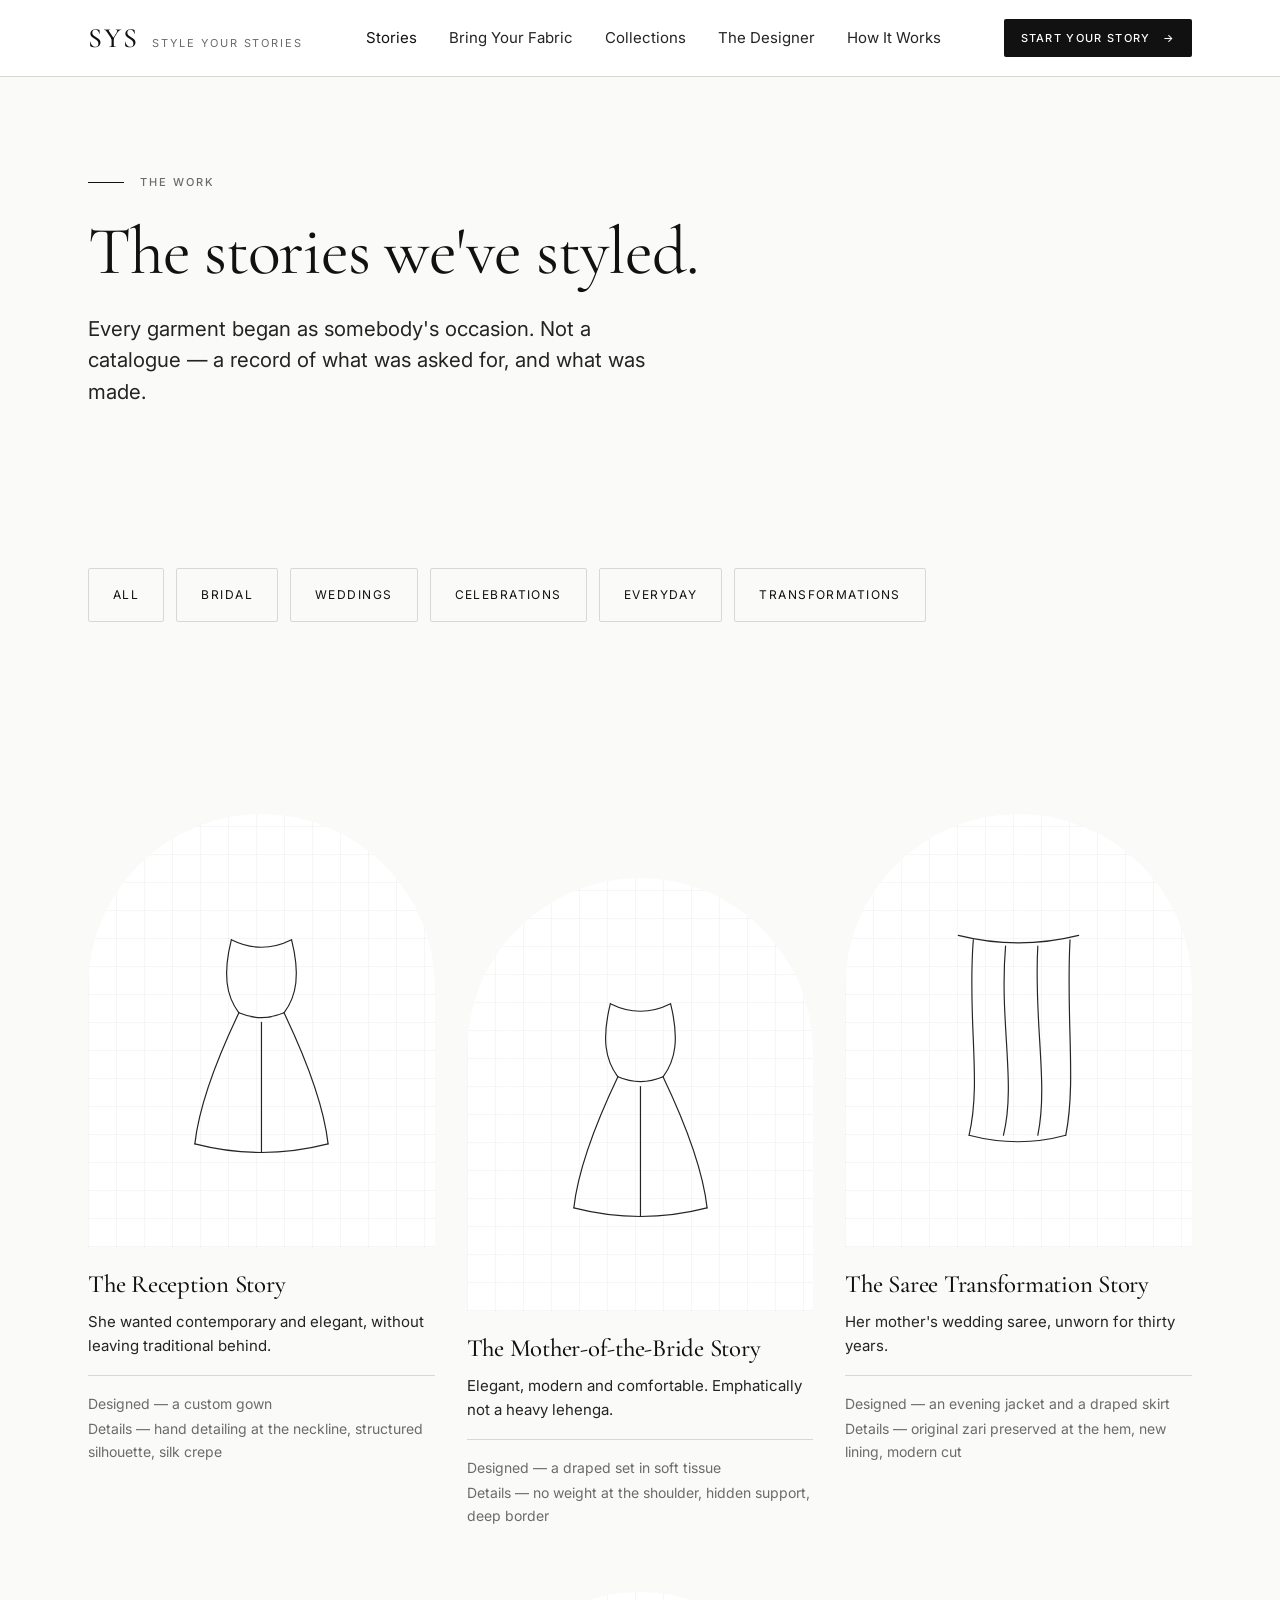
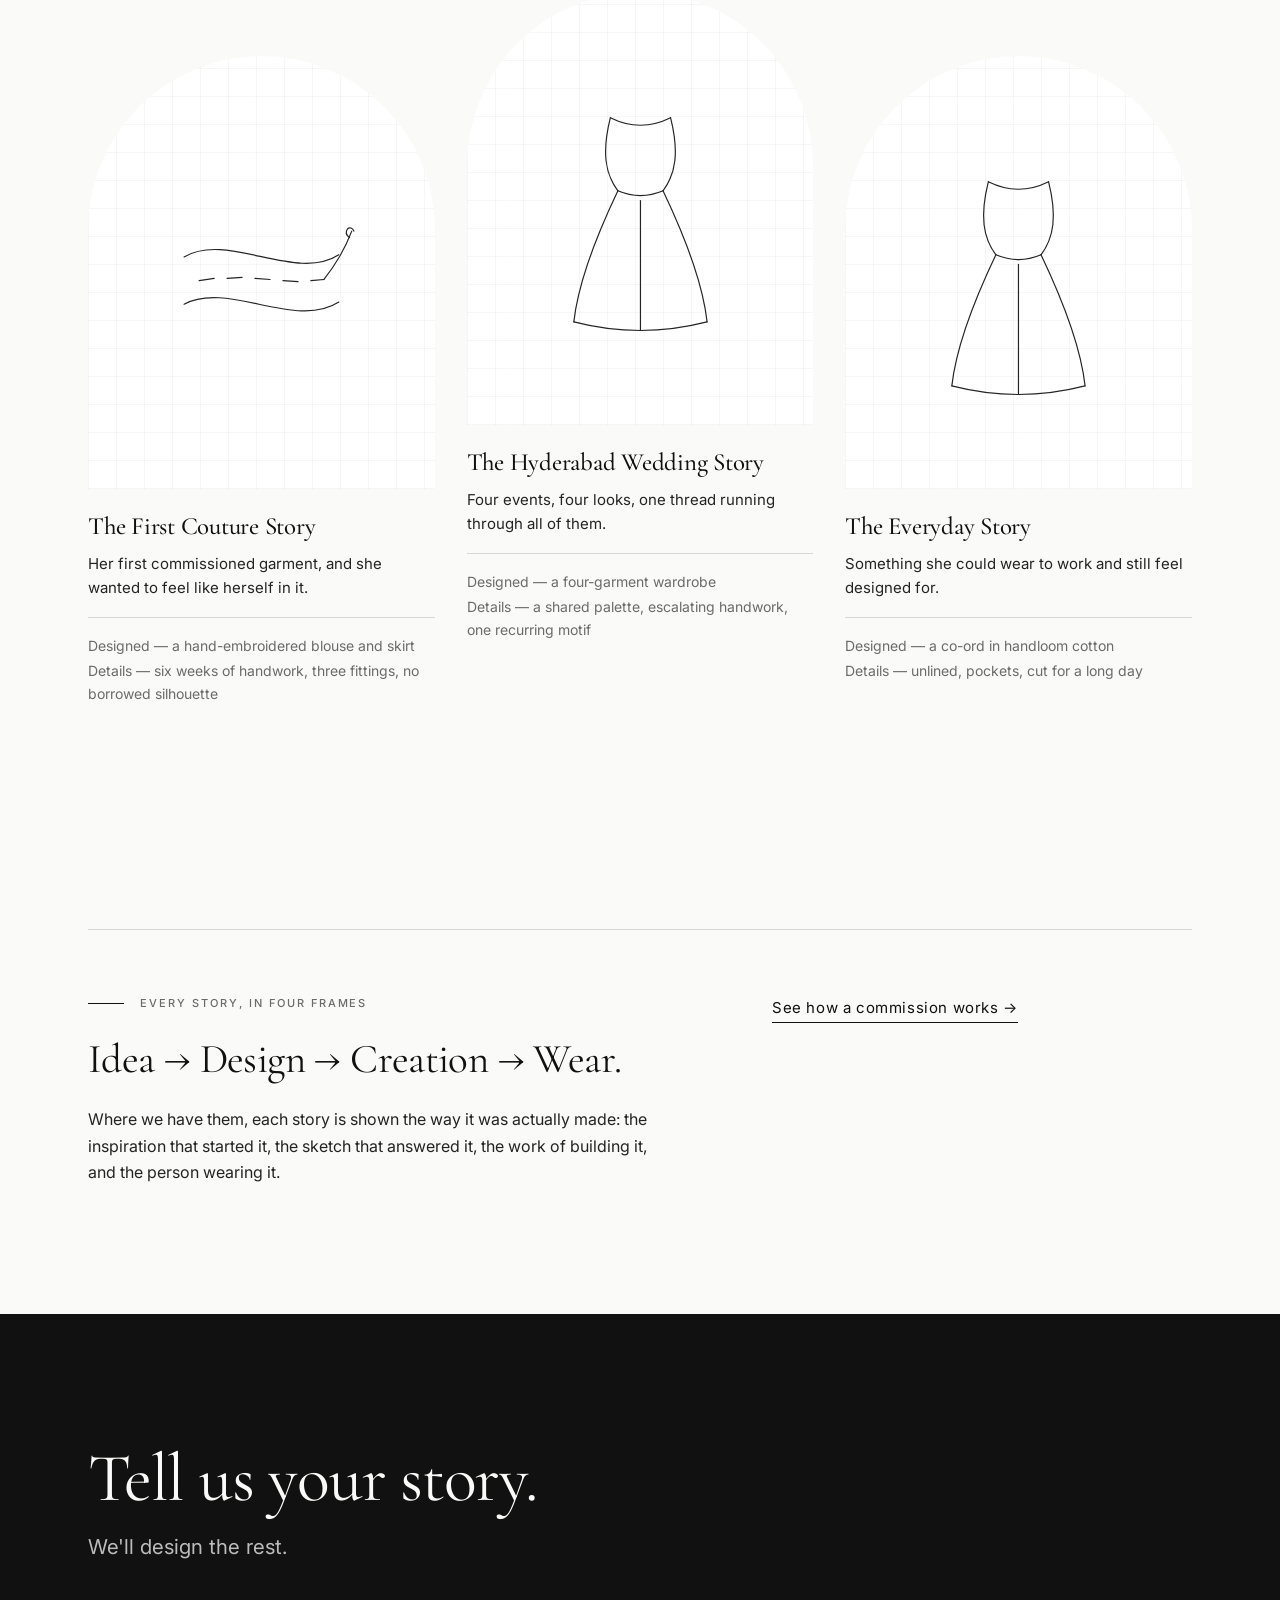
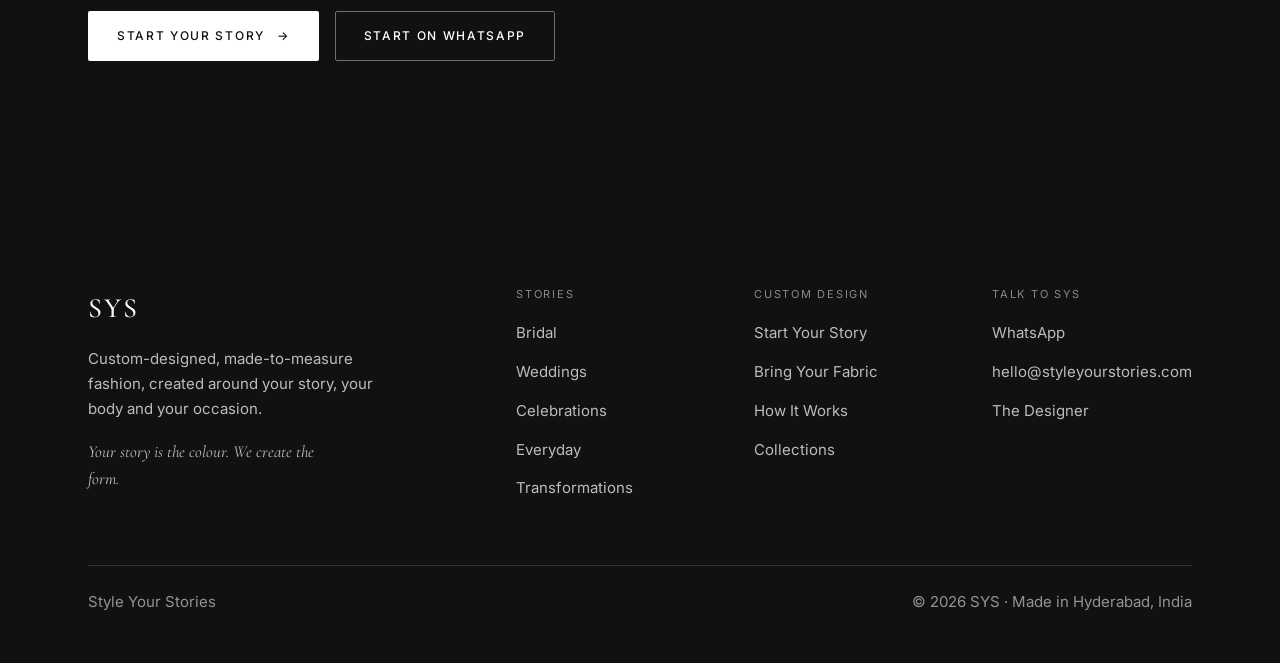
<file: site/stories.html>
<!doctype html>
<html lang="en">
<head>
<meta charset="utf-8">
<meta name="viewport" content="width=device-width, initial-scale=1">
<title>Stories We've Styled — SYS</title>
<meta name="description" content="Every garment began as somebody's occasion. A record of what was asked for, and what was made.">
<link rel="preconnect" href="https://fonts.googleapis.com">
<link rel="preconnect" href="https://fonts.gstatic.com" crossorigin>
<link href="https://fonts.googleapis.com/css2?family=Cormorant+Garamond:ital,wght@0,400;0,500;0,600;1,400&family=Inter:wght@400;500&display=swap" rel="stylesheet">
<link rel="stylesheet" href="assets/css/sys.css">
</head>
<body>
<a class="skip-link" href="#main">Skip to content</a>

<header class="site-header">
  <div class="wrap site-header__inner">
    <a class="wordmark" href="index.html">
      <span class="wordmark__mark">SYS</span>
      <span class="wordmark__sub">Style Your Stories</span>
    </a>

    <nav class="nav" aria-label="Primary">
      <a href="stories.html" aria-current="page">Stories</a>
      <a href="bring-your-fabric.html">Bring Your Fabric</a>
      <a href="collections.html">Collections</a>
      <a href="designer.html">The Designer</a>
      <a href="how-it-works.html">How It Works</a>
    </nav>

    <div class="header-actions">
      <a class="btn btn--primary btn--sm" href="start.html">Start Your Story</a>
      <button class="nav-toggle" type="button" aria-expanded="false" aria-controls="nav-panel">Menu</button>
    </div>
  </div>

  <div class="nav-panel wrap" id="nav-panel" hidden>
    <a href="stories.html">Stories</a>
    <a href="bring-your-fabric.html">Bring Your Fabric</a>
    <a href="collections.html">Collections</a>
    <a href="designer.html">The Designer</a>
    <a href="how-it-works.html">How It Works</a>
    <a href="start.html">Start Your Story</a>
  </div>
</header>

<main id="main">

  <section class="page-hero">
    <div class="wrap">
      <div class="eyebrow"><span class="eyebrow__text">The work</span></div>
      <h1 class="display-title">The stories we've styled.</h1>
      <p class="lead" style="margin-top: var(--s-4);">
        Every garment began as somebody's occasion. Not a catalogue &mdash; a record of
        what was asked for, and what was made.
      </p>
    </div>
  </section>

  <section class="section--tight">
    <div class="wrap">
      <div class="chips">
        <a class="chip" href="#">All</a>
        <a class="chip" href="#">Bridal</a>
        <a class="chip" href="#">Weddings</a>
        <a class="chip" href="#">Celebrations</a>
        <a class="chip" href="#">Everyday</a>
        <a class="chip" href="bring-your-fabric.html">Transformations</a>
      </div>
    </div>
  </section>

  <section class="section--tight reveal">
    <div class="wrap">
      <div class="story-grid story-grid--3 story-grid--offset">
        <a class="story" href="#">
          <div class="ph ph--portrait" data-shot="The Reception Story &mdash; final gown, full length"><svg class="plate" aria-hidden="true"><use href="assets/img/plates.svg#plate-gown"></use></svg></div>
          <h2 class="story__title">The Reception Story</h2>
          <p class="story__want">She wanted contemporary and elegant, without leaving traditional behind.</p>
          <div class="story__specs">
            <div>Designed &mdash; a custom gown</div>
            <div>Details &mdash; hand detailing at the neckline, structured silhouette, silk crepe</div>
          </div>
        </a>

        <a class="story" href="#">
          <div class="ph ph--portrait" data-shot="The Mother-of-the-Bride Story &mdash; final look, seated"><svg class="plate" aria-hidden="true"><use href="assets/img/plates.svg#plate-gown"></use></svg></div>
          <h2 class="story__title">The Mother-of-the-Bride Story</h2>
          <p class="story__want">Elegant, modern and comfortable. Emphatically not a heavy lehenga.</p>
          <div class="story__specs">
            <div>Designed &mdash; a draped set in soft tissue</div>
            <div>Details &mdash; no weight at the shoulder, hidden support, deep border</div>
          </div>
        </a>

        <a class="story" href="#">
          <div class="ph ph--portrait" data-shot="The Saree Transformation Story &mdash; the original saree beside the finished pieces"><svg class="plate" aria-hidden="true"><use href="assets/img/plates.svg#plate-drape"></use></svg></div>
          <h2 class="story__title">The Saree Transformation Story</h2>
          <p class="story__want">Her mother's wedding saree, unworn for thirty years.</p>
          <div class="story__specs">
            <div>Designed &mdash; an evening jacket and a draped skirt</div>
            <div>Details &mdash; original zari preserved at the hem, new lining, modern cut</div>
          </div>
        </a>

        <a class="story" href="#">
          <div class="ph ph--portrait" data-shot="The First Couture Story &mdash; embroidery detail, close crop"><svg class="plate" aria-hidden="true"><use href="assets/img/plates.svg#plate-stitch"></use></svg></div>
          <h2 class="story__title">The First Couture Story</h2>
          <p class="story__want">Her first commissioned garment, and she wanted to feel like herself in it.</p>
          <div class="story__specs">
            <div>Designed &mdash; a hand-embroidered blouse and skirt</div>
            <div>Details &mdash; six weeks of handwork, three fittings, no borrowed silhouette</div>
          </div>
        </a>

        <a class="story" href="#">
          <div class="ph ph--portrait" data-shot="The Hyderabad Wedding Story &mdash; the four looks together"><svg class="plate" aria-hidden="true"><use href="assets/img/plates.svg#plate-gown"></use></svg></div>
          <h2 class="story__title">The Hyderabad Wedding Story</h2>
          <p class="story__want">Four events, four looks, one thread running through all of them.</p>
          <div class="story__specs">
            <div>Designed &mdash; a four-garment wardrobe</div>
            <div>Details &mdash; a shared palette, escalating handwork, one recurring motif</div>
          </div>
        </a>

        <a class="story" href="#">
          <div class="ph ph--portrait" data-shot="The Everyday Story &mdash; on the street, natural light"><svg class="plate" aria-hidden="true"><use href="assets/img/plates.svg#plate-gown"></use></svg></div>
          <h2 class="story__title">The Everyday Story</h2>
          <p class="story__want">Something she could wear to work and still feel designed for.</p>
          <div class="story__specs">
            <div>Designed &mdash; a co-ord in handloom cotton</div>
            <div>Details &mdash; unlined, pockets, cut for a long day</div>
          </div>
        </a>
      </div>
    </div>
  </section>

  <section class="section reveal">
    <div class="wrap">
      <hr class="rule">
      <div class="split" style="margin-top: var(--s-7);">
        <div>
          <div class="eyebrow"><span class="eyebrow__text">Every story, in four frames</span></div>
          <h2 class="section-title">Idea &rarr; Design &rarr; Creation &rarr; Wear.</h2>
          <p class="muted" style="margin-top: var(--s-4);">
            Where we have them, each story is shown the way it was actually made: the
            inspiration that started it, the sketch that answered it, the work of building
            it, and the person wearing it.
          </p>
        </div>
        <div><a class="link" href="how-it-works.html">See how a commission works &rarr;</a></div>
      </div>
    </div>
  </section>

  <section class="section section--night reveal">
    <div class="wrap">
      <h2 class="display-title">Tell us your story.</h2>
      <p class="lead" style="margin-top: var(--s-3);">We'll design the rest.</p>
      <div class="btn-row" style="margin-top: var(--s-6);">
        <a class="btn btn--primary" href="start.html">Start Your Story</a>
        <a class="btn btn--ghost" href="#" data-wa>Start on WhatsApp</a>
      </div>
    </div>
  </section>

</main>

<footer class="site-footer">
  <div class="wrap">
    <div class="footer-grid">
      <div>
        <div class="wordmark" style="margin-bottom: var(--s-3);">
          <span class="wordmark__mark">SYS</span>
        </div>
        <p class="small" style="color: rgba(255,255,255,.72); max-width: 34ch;">
          Custom-designed, made-to-measure fashion, created around your story, your body
          and your occasion.
        </p>
        <p class="small" style="color: rgba(255,255,255,.72); max-width: 34ch; margin-top: var(--s-3); font-family: var(--sys-display); font-style: italic; font-size: 1.05rem;">
          Your story is the colour. We create the form.
        </p>
      </div>

      <div>
        <div class="footer-heading">Stories</div>
        <ul class="footer-list">
          <li><a href="stories.html">Bridal</a></li>
          <li><a href="stories.html">Weddings</a></li>
          <li><a href="stories.html">Celebrations</a></li>
          <li><a href="stories.html">Everyday</a></li>
          <li><a href="bring-your-fabric.html">Transformations</a></li>
        </ul>
      </div>

      <div>
        <div class="footer-heading">Custom Design</div>
        <ul class="footer-list">
          <li><a href="start.html">Start Your Story</a></li>
          <li><a href="bring-your-fabric.html">Bring Your Fabric</a></li>
          <li><a href="how-it-works.html">How It Works</a></li>
          <li><a href="collections.html">Collections</a></li>
        </ul>
      </div>

      <div>
        <div class="footer-heading">Talk to SYS</div>
        <ul class="footer-list">
          <li><a href="#" data-wa>WhatsApp</a></li>
          <li><a href="#" data-sys="email">hello@styleyourstories.com</a></li>
          <li><a href="designer.html">The Designer</a></li>
        </ul>
      </div>
    </div>

    <div class="footer-bottom">
      <span>Style Your Stories</span>
      <span>&copy; <span data-year>2026</span> SYS &middot; Made in <span data-sys="city">Hyderabad</span>, India</span>
    </div>
  </div>
</footer>

<script src="assets/js/sys-config.js"></script>
<script src="assets/js/sys.js"></script>
</body>
</html>
</file>
<file: site/assets/css/sys.css>
/* ==========================================================================
   SYS — Style Your Stories
   Design system. See docs/04-design-system.md for the reasoning.
   Editorial. Minimal. Warm. Human. Designer-led.
   ========================================================================== */

/* --------------------------------------------------------------------------
   1. Tokens
   -------------------------------------------------------------------------- */

:root {
  /* Colour — Monochrome Luxury. No brown, no gold, no accent colour.
     The photography, fabrics and garments themselves are the colour.
     Ratio discipline: ~90% white, 7% black, 3% grey hierarchy. */
  --sys-paper:       #FAFAF8;   /* Soft White — the page ground */
  --sys-white:       #FFFFFF;   /* Pure White — header, cards, inputs */
  --sys-paper-deep:  #F2F2F0;   /* Very Light Grey — secondary surfaces */
  --sys-ink:         #111111;   /* Black — 18.1:1 on the ground */
  --sys-ink-soft:    #242424;   /* Graphite — secondary information, 14.9:1 */
  --sys-ink-faint:   #6B6B6B;   /* Mid Grey — descriptions, captions.
                                   5.1:1 soft white, 4.8:1 very light grey */
  --sys-line:        #D8D8D5;   /* Light Grey — borders, upcoming states */
  --sys-night:       #111111;   /* dark sections are the same black */

  --radius: 2px;                /* couture houses run sharp, not rounded */

  /* Type */
  --sys-display: "Cormorant Garamond", Georgia, "Times New Roman", serif;
  --sys-body: "Inter", -apple-system, BlinkMacSystemFont, "Segoe UI", Roboto,
              Helvetica, Arial, sans-serif;

  /* Cormorant runs small on its em square, so the scale sits ~8% above what a
     workhorse serif would need. */
  --fs-hero:    clamp(3.5rem, 9vw, 7rem);
  --fs-display: clamp(2.75rem, 5.5vw, 4.25rem);
  --fs-title:   clamp(1.9rem, 3.2vw, 2.6rem);
  --fs-lead:    clamp(1.05rem, 1.6vw, 1.28rem);
  --fs-body:    1rem;
  --fs-small:   0.9375rem;
  --fs-label:   0.6875rem;   /* fine, tracked — the luxury register */

  /* Space — 8px base */
  --s-1: 0.5rem;  --s-2: 0.75rem; --s-3: 1rem;   --s-4: 1.5rem;  --s-5: 2rem;
  --s-6: 3rem;    --s-7: 4rem;    --s-8: 6rem;   --s-9: 8rem;    --s-10: 12rem;

  --measure: 62ch;
  --measure-lead: 46ch;

  /* Motion language: slow, cinematic, precise. Nothing bounces. */
  --ease: cubic-bezier(0.22, 0.61, 0.21, 1);
  --t-fast: 350ms var(--ease);     /* hovers, presses */
  --t-slow: 800ms var(--ease);     /* entrances, reveals */
  --t-draw: 1800ms var(--ease);    /* line drawing */
}

/* --------------------------------------------------------------------------
   2. Reset and base
   -------------------------------------------------------------------------- */

*, *::before, *::after { box-sizing: border-box; }

html { -webkit-text-size-adjust: 100%; scroll-behavior: smooth; }

@media (prefers-reduced-motion: reduce) {
  html { scroll-behavior: auto; }
}

body {
  margin: 0;
  background: var(--sys-paper);
  color: var(--sys-ink);
  font-family: var(--sys-body);
  font-size: var(--fs-body);
  line-height: 1.65;
  -webkit-font-smoothing: antialiased;
  text-rendering: optimizeLegibility;
}

[hidden] { display: none !important; }

img, svg, video { display: block; max-width: 100%; height: auto; }

h1, h2, h3, h4 {
  font-family: var(--sys-display);
  font-weight: 400;          /* 400–500 only — Cormorant's 300 is too thin, bold is never the tool */
  letter-spacing: -0.015em;  /* Cormorant is already narrow; barely any negative tracking */
  line-height: 1.08;
  margin: 0;
  text-wrap: balance;
}

p { margin: 0; max-width: var(--measure); }

a { color: inherit; }

ul, ol { margin: 0; padding: 0; list-style: none; }

button, input, textarea, select { font: inherit; color: inherit; }

:focus-visible {
  outline: 2px solid var(--sys-ink);
  outline-offset: 3px;
  border-radius: 1px;
}

::selection { background: var(--sys-ink); color: #fff; }

#main, [id] { scroll-margin-top: 92px; }

.skip-link {
  position: absolute; left: var(--s-3); top: -100px; z-index: 200;
  background: var(--sys-ink); color: var(--sys-paper);
  padding: var(--s-2) var(--s-4); text-decoration: none;
  transition: top var(--t-fast);
}
.skip-link:focus { top: var(--s-3); }

.visually-hidden {
  position: absolute; width: 1px; height: 1px; overflow: hidden;
  clip: rect(0 0 0 0); clip-path: inset(50%); white-space: nowrap;
}

/* --------------------------------------------------------------------------
   3. Layout primitives
   -------------------------------------------------------------------------- */

.wrap { width: 100%; max-width: 1200px; margin-inline: auto; padding-inline: var(--s-4); }
.wrap--tight { max-width: 760px; }
.wrap--wide  { max-width: 1440px; }

@media (min-width: 768px) {
  .wrap { padding-inline: var(--s-6); }
}

.section { padding-block: var(--s-7); }
@media (min-width: 768px) { .section { padding-block: var(--s-9); } }

.section--tight { padding-block: var(--s-6); }
@media (min-width: 768px) { .section--tight { padding-block: var(--s-8); } }

.section--deep  { background: var(--sys-paper-deep); }
.section--night {
  background: var(--sys-night);
  color: var(--sys-paper);
  --sys-ink-faint: #9A9A9A;      /* mid grey legible on near black — 6.4:1 */
}
.section--night .eyebrow__text { color: rgba(255, 255, 255, 0.62); }
.section--night .lead,
.section--night .muted { color: rgba(255, 255, 255, 0.72); }

.rule { height: 1px; background: var(--sys-line); border: 0; margin: 0; }

/* Asymmetric editorial splits — 7/5 and 5/7, never 6/6 */
.split {
  display: grid;
  gap: var(--s-6);
}
@media (min-width: 900px) {
  .split        { grid-template-columns: 7fr 5fr; gap: var(--s-8); align-items: start; }
  .split--flip  { grid-template-columns: 5fr 7fr; }
  .split--even  { grid-template-columns: 1fr 1fr; }
}

.stack > * + * { margin-top: var(--s-4); }
.stack--tight > * + * { margin-top: var(--s-2); }
.stack--loose > * + * { margin-top: var(--s-6); }

/* --------------------------------------------------------------------------
   4. Typography components
   -------------------------------------------------------------------------- */

.eyebrow {
  display: flex; align-items: center; gap: var(--s-3);
  margin-bottom: var(--s-4);
}
.eyebrow::before {
  content: ""; width: 36px; height: 1px; background: var(--sys-ink); flex: none;
}
.eyebrow__text {
  font-size: var(--fs-label);
  letter-spacing: 0.18em;
  text-transform: uppercase;
  color: var(--sys-ink-faint);
  font-weight: 500;
}

.hero-title    { font-size: var(--fs-hero);    letter-spacing: -0.02em; line-height: 1.05; }
.display-title { font-size: var(--fs-display); letter-spacing: -0.018em; line-height: 1.08; }
.section-title { font-size: var(--fs-title);   line-height: 1.12; }

.lead {
  font-size: var(--fs-lead);
  line-height: 1.55;
  color: var(--sys-ink-soft);
  max-width: var(--measure-lead);
}

.muted { color: var(--sys-ink-soft); }
.faint { color: var(--sys-ink-faint); }
.small { font-size: var(--fs-small); }

.meta {
  font-size: var(--fs-label);
  letter-spacing: 0.14em;
  text-transform: uppercase;
  color: var(--sys-ink-faint);
}

.pull-quote {
  font-family: var(--sys-display);
  font-weight: 400;
  font-style: italic;         /* the designer's-note voice — never an actual script font */
  font-size: clamp(1.65rem, 3vw, 2.35rem);
  line-height: 1.25;
  letter-spacing: -0.02em;
  max-width: 22ch;
}

.serif { font-family: var(--sys-display); font-weight: 400; }

/* --------------------------------------------------------------------------
   5. Buttons — exactly two, and one primary per viewport
   -------------------------------------------------------------------------- */

.btn {
  display: inline-flex; align-items: center; justify-content: center; gap: var(--s-2);
  padding: 0.9rem 1.75rem;
  font-size: 0.75rem;
  font-weight: 500;
  letter-spacing: 0.14em;
  text-transform: uppercase;
  text-decoration: none;
  border: 1px solid transparent;
  border-radius: var(--radius);  /* rounded rectangle, not a capsule */
  cursor: pointer;
  background: none;
  transition: background var(--t-fast), color var(--t-fast),
              border-color var(--t-fast), transform var(--t-fast);
  white-space: nowrap;
}
.btn:active { transform: translateY(1px); }

.btn--primary { background: var(--sys-ink); color: #FFFFFF; }
.btn--primary::after { content: "→"; transition: transform var(--t-fast); }
/* On dark sections the primary is white — a black button melts into the ground */
.section--night .btn--primary { background: var(--sys-white); color: var(--sys-ink); }

.btn--ghost { border-color: var(--sys-ink); color: var(--sys-ink); background: var(--sys-white); }

.section--night .btn--ghost {
  background: transparent;                    /* the night ground shows through */
  border-color: rgba(255, 255, 255, 0.4); color: #FFFFFF;
}

.btn--sm { padding: 0.55rem var(--s-3); font-size: 0.6875rem; letter-spacing: 0.12em; }

/* Hover applies only where hover exists. On touch, iOS keeps :hover stuck
   after a tap, which left buttons frozen in their inverted state. */
@media (hover: hover) {
  .btn--primary:hover { background: var(--sys-white); color: var(--sys-ink); border-color: var(--sys-ink); }
  .btn--primary:hover::after { transform: translateX(4px); }
  .section--night .btn--primary:hover { background: transparent; color: #FFFFFF; border-color: #FFFFFF; }
  .btn--ghost:hover { background: var(--sys-ink); color: #FFFFFF; }
  .section--night .btn--ghost:hover { background: #FFFFFF; color: var(--sys-ink); border-color: #FFFFFF; }
  .chip:hover { border-color: var(--sys-ink); color: var(--sys-ink); transform: translateY(-2px); }
  .ph:hover .plate { transform: scale(1.03); }
}

/* Narrow screens: tighter buttons so BACK / SKIP / CONTINUE fit side by side,
   and the row wraps rather than ever clipping the primary action. */
@media (max-width: 520px) {
  .btn { padding-inline: 1.05rem; letter-spacing: 0.1em; }
}
.btn--block { width: 100%; }

.btn-row { display: flex; flex-wrap: wrap; gap: var(--s-3); }

/* Text link with an animated underline */
.link {
  display: inline-block;
  text-decoration: none;
  font-size: var(--fs-small);
  letter-spacing: 0.04em;
  padding-bottom: 2px;
  background-image: linear-gradient(var(--sys-ink), var(--sys-ink));
  background-size: 100% 1px;
  background-position: 0 100%;
  background-repeat: no-repeat;
  transition: background-size var(--t-fast);
}
.link:hover { background-size: 0% 1px; }

/* --------------------------------------------------------------------------
   6. Header and footer
   -------------------------------------------------------------------------- */

.site-header {
  position: sticky; top: 0; z-index: 100;
  background: rgba(255, 255, 255, 0.94);
  backdrop-filter: saturate(140%) blur(10px);
  border-bottom: 1px solid var(--sys-line);   /* very thin, always there, no shadow */
}
/* Compacts after scrolling — an elegant settling, not a jump */
.site-header__inner { transition: min-height var(--t-fast); }
.site-header[data-scrolled="true"] .site-header__inner { min-height: 58px; }

.site-header__inner {
  display: flex; align-items: center; justify-content: space-between;
  gap: var(--s-4); min-height: 76px;
}

.wordmark { text-decoration: none; display: flex; align-items: baseline; gap: var(--s-2); }
.wordmark__mark {
  font-family: var(--sys-display); font-weight: 500;
  font-size: 1.75rem; letter-spacing: 0.08em;
}
.wordmark__sub {
  font-size: var(--fs-label); letter-spacing: 0.18em; text-transform: uppercase;
  color: var(--sys-ink-faint);
}
@media (max-width: 560px) { .wordmark__sub { display: none; } }

.nav { display: none; }
@media (min-width: 1024px) {
  .nav { display: flex; align-items: center; gap: var(--s-5); }
}
.nav a {
  text-decoration: none; font-size: var(--fs-small); color: var(--sys-ink-soft);
  transition: color var(--t-fast);
}
.nav a:hover, .nav a[aria-current="page"] { color: var(--sys-ink); }

.header-actions { display: flex; align-items: center; gap: var(--s-2); }

.nav-toggle {
  display: inline-flex; align-items: center; gap: var(--s-2);
  border: 1px solid var(--sys-line); border-radius: var(--radius);
  padding: 0.6rem var(--s-3); cursor: pointer;
  font-size: var(--fs-label); letter-spacing: 0.1em; text-transform: uppercase;
}
@media (min-width: 1024px) { .nav-toggle { display: none; } }

.nav-panel {
  border-top: 1px solid var(--sys-line);
  background: var(--sys-paper);
  padding-block: var(--s-5) var(--s-6);
}
.nav-panel[hidden] { display: none; }
.nav-panel a {
  display: block; text-decoration: none;
  font-family: var(--sys-display); font-weight: 400;
  font-size: 1.75rem; letter-spacing: -0.01em;
  padding-block: var(--s-2);
}

.site-footer {
  background: var(--sys-night); color: var(--sys-paper);
  padding-block: var(--s-8) var(--s-6);
}
.site-footer a { text-decoration: none; color: rgba(255, 255, 255, 0.72); }
.site-footer a:hover { color: var(--sys-paper); }
.footer-grid { display: grid; gap: var(--s-6); }
@media (min-width: 800px) { .footer-grid { grid-template-columns: 2fr 1fr 1fr 1fr; } }
.footer-heading {
  font-size: var(--fs-label); letter-spacing: 0.16em; text-transform: uppercase;
  color: rgba(255, 255, 255, 0.5); margin-bottom: var(--s-3);
}
.footer-list li + li { margin-top: var(--s-2); }
.footer-list a { font-size: var(--fs-small); }
.footer-bottom {
  margin-top: var(--s-7); padding-top: var(--s-4);
  border-top: 1px solid rgba(255, 255, 255, 0.14);
  display: flex; flex-wrap: wrap; gap: var(--s-3); justify-content: space-between;
  font-size: var(--fs-small); color: rgba(255, 255, 255, 0.55);
}

/* --------------------------------------------------------------------------
   7. Plates — atelier line art in place of photography.
   Pattern-paper ground, one fine construction drawing, no labels on the
   surface. Each element's data-shot attribute remains the shoot brief for
   the photograph that will eventually replace the plate.
   -------------------------------------------------------------------------- */

.ph {
  position: relative;
  display: flex; align-items: center; justify-content: center;
  background-color: var(--sys-white);
  background-image:
    repeating-linear-gradient(90deg, rgba(17, 17, 17, 0.035) 0 1px, transparent 1px 28px),
    repeating-linear-gradient(0deg,  rgba(17, 17, 17, 0.035) 0 1px, transparent 1px 28px);
  overflow: hidden;              /* borderless — imagery is never framed in a box */
}
.plate {
  width: 62%; height: 78%; max-width: 340px;
  color: var(--sys-ink-soft);
  fill: none;
  stroke: currentColor;
  stroke-width: 1.1;
  stroke-linecap: round;
  stroke-linejoin: round;
  /* pathLength="1" on every symbol path lets these dash properties inherit
     down, so the whole drawing draws itself when its section reveals */
  stroke-dasharray: 1;
  stroke-dashoffset: 1;
  transition: stroke-dashoffset var(--t-draw) 200ms, transform var(--t-slow);
}
.reveal[data-shown="true"] .plate,
[data-thread] .plate,
html:not(.js) .plate { stroke-dashoffset: 0; }

/* Imagery geometry — the curve belongs to imagery only; the interface stays
   rectangular. Portrait frames take the atelier arch (the salon mirror, the
   fitting-room doorway); the four process frames are full circles — the
   embroidery hoop. */
.ph--portrait { aspect-ratio: 4 / 5; border-radius: 999px 999px var(--radius) var(--radius); }
.ph--process  { aspect-ratio: 3 / 2; border-radius: 999px 999px var(--radius) var(--radius); }
.ph--square   { aspect-ratio: 1 / 1; border-radius: 50%; }
.ph--tall     { aspect-ratio: 3 / 4; border-radius: 999px 999px var(--radius) var(--radius); }
.ph--square .plate { width: 54%; height: 62%; }   /* breathing room inside the hoop */

/* --------------------------------------------------------------------------
   8. Steps — the three-part model, and the numbered process list
   -------------------------------------------------------------------------- */

.steps { display: grid; gap: var(--s-6); }
@media (min-width: 800px) { .steps { grid-template-columns: repeat(3, 1fr); gap: var(--s-7); } }

.step__num {
  font-family: var(--sys-display); font-weight: 400;
  font-size: 1.6rem; color: var(--sys-ink-faint);
  display: block; margin-bottom: var(--s-3);
}
.step__title { font-size: 1.65rem; margin-bottom: var(--s-2); }

.process { border-top: 1px solid var(--sys-line); }
.process__item {
  display: grid; gap: var(--s-1) var(--s-5);
  grid-template-columns: 3.5rem 1fr;
  padding-block: var(--s-4);
  border-bottom: 1px solid var(--sys-line);
  align-items: baseline;
}
/* Three columns need real width. Opt in with --three where the list spans
   the full container; elsewhere the stacked two-column layout is used. */
@media (min-width: 800px) {
  .process__item { padding-block: var(--s-5); }
  .process--three .process__item { grid-template-columns: 5rem 16rem 1fr; }
}
.process__num {
  font-family: var(--sys-display); font-size: 1.25rem; color: var(--sys-ink-faint);
}
.process__title { font-family: var(--sys-display); font-weight: 500; font-size: 1.4rem; }
.process__body { color: var(--sys-ink-soft); font-size: var(--fs-small); grid-column: 2 / -1; }
@media (min-width: 800px) { .process--three .process__body { grid-column: 3; } }

/* --------------------------------------------------------------------------
   9. Occasion chips — questions, not filters
   -------------------------------------------------------------------------- */

.chips { display: flex; flex-wrap: wrap; gap: var(--s-2); }

.chip {
  display: inline-flex; align-items: center;
  padding: 1rem var(--s-4);
  border: 1px solid var(--sys-line); border-radius: var(--radius);
  background: none; text-decoration: none; cursor: pointer;
  font-size: 0.75rem; letter-spacing: 0.12em; text-transform: uppercase;
  transition: border-color var(--t-fast), background var(--t-fast),
              color var(--t-fast), transform var(--t-fast);
}
.chip[aria-pressed="true"], .chip[data-selected="true"] {
  background: var(--sys-ink); border-color: var(--sys-ink); color: #FFFFFF;
}
.chip--wide { padding-inline: var(--s-5); }
.chip--quiet { border-style: dashed; color: var(--sys-ink-soft); }

/* --------------------------------------------------------------------------
   10. Transformation strip — the signature visual language
   -------------------------------------------------------------------------- */

.transform { display: grid; gap: var(--s-5); }
@media (min-width: 700px) { .transform { grid-template-columns: repeat(2, 1fr); } }
@media (min-width: 1000px) { .transform { grid-template-columns: repeat(4, 1fr); gap: var(--s-4); } }

.transform__frame { position: relative; }
.transform__label {
  display: flex; align-items: baseline; gap: var(--s-2);
  margin-bottom: var(--s-3);
  font-size: var(--fs-label); letter-spacing: 0.16em; text-transform: uppercase;
}
.transform__label span:first-child { color: var(--sys-ink-faint); }
.transform__caption { margin-top: var(--s-3); font-size: var(--fs-small); }

.section--night .ph {
  background-color: #161616;
  background-image:
    repeating-linear-gradient(90deg, rgba(255, 255, 255, 0.05) 0 1px, transparent 1px 28px),
    repeating-linear-gradient(0deg,  rgba(255, 255, 255, 0.05) 0 1px, transparent 1px 28px);
}
.section--night .plate { color: rgba(255, 255, 255, 0.75); }
.section--night .transform__caption { color: rgba(255, 255, 255, 0.72); }
.section--night .rule { background: rgba(255, 255, 255, 0.16); }

/* --------------------------------------------------------------------------
   11. Story cards — no border, no shadow, no fill
   -------------------------------------------------------------------------- */

.story-grid { display: grid; gap: var(--s-7) var(--s-5); }
@media (min-width: 700px)  { .story-grid { grid-template-columns: repeat(2, 1fr); } }
@media (min-width: 1050px) { .story-grid--3 { grid-template-columns: repeat(3, 1fr); } }

.story { text-decoration: none; display: block; }
.story .ph { transition: opacity var(--t-fast); }
.story:hover .ph { opacity: 0.88; }
.story__title {
  font-family: var(--sys-display); font-weight: 500;
  font-size: 1.55rem; letter-spacing: -0.01em;
  margin-top: var(--s-4); margin-bottom: var(--s-2);
}
.story__want { color: var(--sys-ink-soft); font-size: var(--fs-small); }
.story__specs {
  margin-top: var(--s-3); padding-top: var(--s-3);
  border-top: 1px solid var(--sys-line);
  font-size: 0.875rem; color: var(--sys-ink-faint);
}
.story__specs div + div { margin-top: 2px; }

/* Deliberately loose portfolio rhythm — never a uniform grid */
@media (min-width: 700px) {
  .story-grid--offset .story:nth-child(even) { margin-top: var(--s-7); }
}

/* --------------------------------------------------------------------------
   12. Pricing
   -------------------------------------------------------------------------- */

/* One column by default so the block is safe inside a narrow column.
   Add --two only where it spans the full width. */
.price-grid { display: grid; gap: 0; border-top: 1px solid var(--sys-line); }
@media (min-width: 900px) {
  .price-grid--two { grid-template-columns: repeat(2, 1fr); column-gap: var(--s-8); }
}

.price {
  display: grid; grid-template-columns: 1fr auto; gap: var(--s-2) var(--s-4);
  padding-block: var(--s-4);
  border-bottom: 1px solid var(--sys-line);
  align-items: baseline;
}
.price__name { font-family: var(--sys-display); font-weight: 500; font-size: 1.5rem; }
.price__from {
  font-size: 0.75rem; letter-spacing: 0.1em; text-transform: uppercase;
  color: var(--sys-ink); white-space: nowrap; font-variant-numeric: tabular-nums;
}
.price__note { grid-column: 1 / -1; font-size: 0.875rem; color: var(--sys-ink-faint); max-width: 36ch; }

/* --------------------------------------------------------------------------
   13. Fabric transformation list
   -------------------------------------------------------------------------- */

.fabric-list { border-top: 1px solid var(--sys-line); }
.fabric-list li {
  display: grid; grid-template-columns: 1fr auto 1fr; gap: var(--s-3);
  align-items: center;
  padding-block: var(--s-4);
  border-bottom: 1px solid var(--sys-line);
  font-family: var(--sys-display); font-weight: 400;
  font-size: clamp(1.15rem, 2vw, 1.45rem);
}
.fabric-list .arrow { color: var(--sys-ink); font-size: var(--fs-small); }  /* the black arrow */
.fabric-list .to { text-align: right; }

/* --------------------------------------------------------------------------
   14. Forms and the guided flow
   -------------------------------------------------------------------------- */

.field { display: block; }
.field__label { display: block; font-size: var(--fs-small); margin-bottom: var(--s-2); }
.field__help { font-size: var(--fs-small); color: var(--sys-ink-faint); margin-top: var(--s-2); }

.input, .textarea, .select {
  width: 100%;
  padding: 0.9rem var(--s-3);
  background: var(--sys-white);
  border: 1px solid var(--sys-line);
  border-radius: var(--radius);
  transition: border-color var(--t-fast);
}
.input:focus, .textarea:focus, .select:focus { border-color: var(--sys-ink); outline-offset: 1px; }
.textarea { min-height: 9rem; resize: vertical; line-height: 1.6; }

.flow { max-width: 720px; margin-inline: auto; }

.flow__progress {
  display: flex; align-items: center; gap: var(--s-2);
  margin-bottom: var(--s-6);
}
.flow__dot {
  height: 2px; flex: 1; background: var(--sys-line);
  transition: background var(--t-slow);
}
.flow__dot[data-state="current"] { background: var(--sys-ink); }
.flow__dot[data-state="done"] { background: var(--sys-ink-faint); }

.flow__step { display: none; }
.flow__step[data-active="true"] { display: block; }

/* Focus moves to the active step so screen readers announce the new question.
   That is an AT affordance, not sighted keyboard navigation, so it does not
   get a visible ring. */
.flow__step:focus, .flow__step:focus-visible { outline: none; }

.flow__count {
  font-size: var(--fs-label); letter-spacing: 0.16em; text-transform: uppercase;
  color: var(--sys-ink-faint); margin-bottom: var(--s-3);
}
.flow__question {
  font-family: var(--sys-display); font-weight: 400;
  font-size: clamp(2.1rem, 4vw, 3rem); letter-spacing: -0.018em; line-height: 1.06;
  margin-bottom: var(--s-3);
}
.flow__nav {
  display: flex; flex-wrap: wrap; align-items: center; justify-content: space-between; gap: var(--s-3);
  margin-top: var(--s-7); padding-top: var(--s-4);
  border-top: 1px solid var(--sys-line);
}

.uploads {
  border: 1px dashed var(--sys-line); border-radius: var(--radius);
  padding: var(--s-6) var(--s-4); text-align: center;
  transition: border-color var(--t-fast), background var(--t-fast);
  cursor: pointer;
}
.uploads:hover, .uploads[data-drag="true"] {
  border-color: var(--sys-ink); background: rgba(17, 17, 17, 0.02);
}

.thumbs { display: grid; grid-template-columns: repeat(auto-fill, minmax(96px, 1fr)); gap: var(--s-2); margin-top: var(--s-4); }
.thumb { position: relative; aspect-ratio: 1; border: 1px solid var(--sys-line); overflow: hidden; }
.thumb img { width: 100%; height: 100%; object-fit: cover; }
.thumb button {
  position: absolute; top: 4px; right: 4px;
  width: 22px; height: 22px; line-height: 1;
  border: 0; border-radius: 50%;
  background: rgba(31, 27, 22, 0.78); color: #fff;
  cursor: pointer; font-size: 13px;
}

/* Summary shown at the end of the flow */
.summary { border-top: 1px solid var(--sys-line); }
.summary__row {
  display: grid; grid-template-columns: 9rem 1fr; gap: var(--s-3);
  padding-block: var(--s-3); border-bottom: 1px solid var(--sys-line);
  font-size: var(--fs-small);
}
.summary__key { color: var(--sys-ink-faint); text-transform: uppercase; letter-spacing: 0.12em; font-size: var(--fs-label); }

/* --------------------------------------------------------------------------
   15. Page hero (interior pages)
   -------------------------------------------------------------------------- */

.page-hero { padding-block: var(--s-7) var(--s-6); }
@media (min-width: 768px) { .page-hero { padding-block: var(--s-8) var(--s-7); } }

/* --------------------------------------------------------------------------
   16. Motion — one entrance, disabled under reduced-motion
   -------------------------------------------------------------------------- */

.reveal { opacity: 1; }               /* visible by default; JS opts in */
.js .reveal { opacity: 0; transform: translateY(22px); }
.js .reveal[data-shown="true"] {
  opacity: 1; transform: none;
  transition: opacity var(--t-slow), transform var(--t-slow);
}

@media (prefers-reduced-motion: reduce) {
  .js .reveal, .js .reveal[data-shown="true"] {
    opacity: 1; transform: none; transition: none;
  }
  * { animation-duration: 0.01ms !important; transition-duration: 0.01ms !important; }
}

/* Hero entrance — staggered, slow, editorial. Pure CSS: runs without JS and
   collapses to instant under prefers-reduced-motion via the global rule. */
@keyframes sys-rise { from { opacity: 0; transform: translateY(18px); } to { opacity: 1; transform: none; } }
.hero-rv   { animation: sys-rise 900ms var(--ease) both; }
.hero-rv-1 { animation-delay: 100ms; }
.hero-rv-2 { animation-delay: 280ms; }
.hero-rv-3 { animation-delay: 460ms; }
.hero-rv-4 { animation-delay: 640ms; }
.hero-rv-5 { animation-delay: 820ms; }

/* --------------------------------------------------------------------------
   16b. The thread — when a story begins, a thin thread draws itself across
   the screen. The one signature micro-interaction; docs/04-design-system.md §6.
   -------------------------------------------------------------------------- */

.thread { display: block; width: 100%; height: 28px; color: var(--sys-ink); }
.thread path {
  fill: none;
  stroke: currentColor;
  stroke-width: 1.5;
  stroke-linecap: round;
  stroke-dasharray: 1;      /* pathLength="1" on the SVG normalises the length */
  stroke-dashoffset: 1;
  transition: stroke-dashoffset 1100ms var(--ease) 120ms;
}
[data-thread] .thread path { stroke-dashoffset: 0; }

/* The thread also travels the interface structurally — connecting the steps of
   a journey (homepage model, order tracking). It draws when its section reveals,
   and is simply there when JavaScript is not. */
.thread--journey { height: 56px; margin-top: var(--s-7); }
.reveal[data-shown="true"] .thread path { stroke-dashoffset: 0; transition-duration: 2000ms; }
html:not(.js) .thread path { stroke-dashoffset: 0; }
/* Under reduced motion the global rule zeroes the transition, so the thread
   is simply there, already drawn, the moment the confirmation appears. */

/* --------------------------------------------------------------------------
   17. WhatsApp affordance
   -------------------------------------------------------------------------- */

.wa-bar {
  display: flex; flex-wrap: wrap; align-items: center; justify-content: space-between;
  gap: var(--s-3);
  border: 1px solid var(--sys-line); border-radius: var(--radius);
  padding: var(--s-4) var(--s-5);
}
.section--night .wa-bar { border-color: rgba(255, 255, 255, 0.2); }

@media print {
  .site-header, .site-footer, .btn { display: none; }
  body { background: #fff; }
}
</file>
